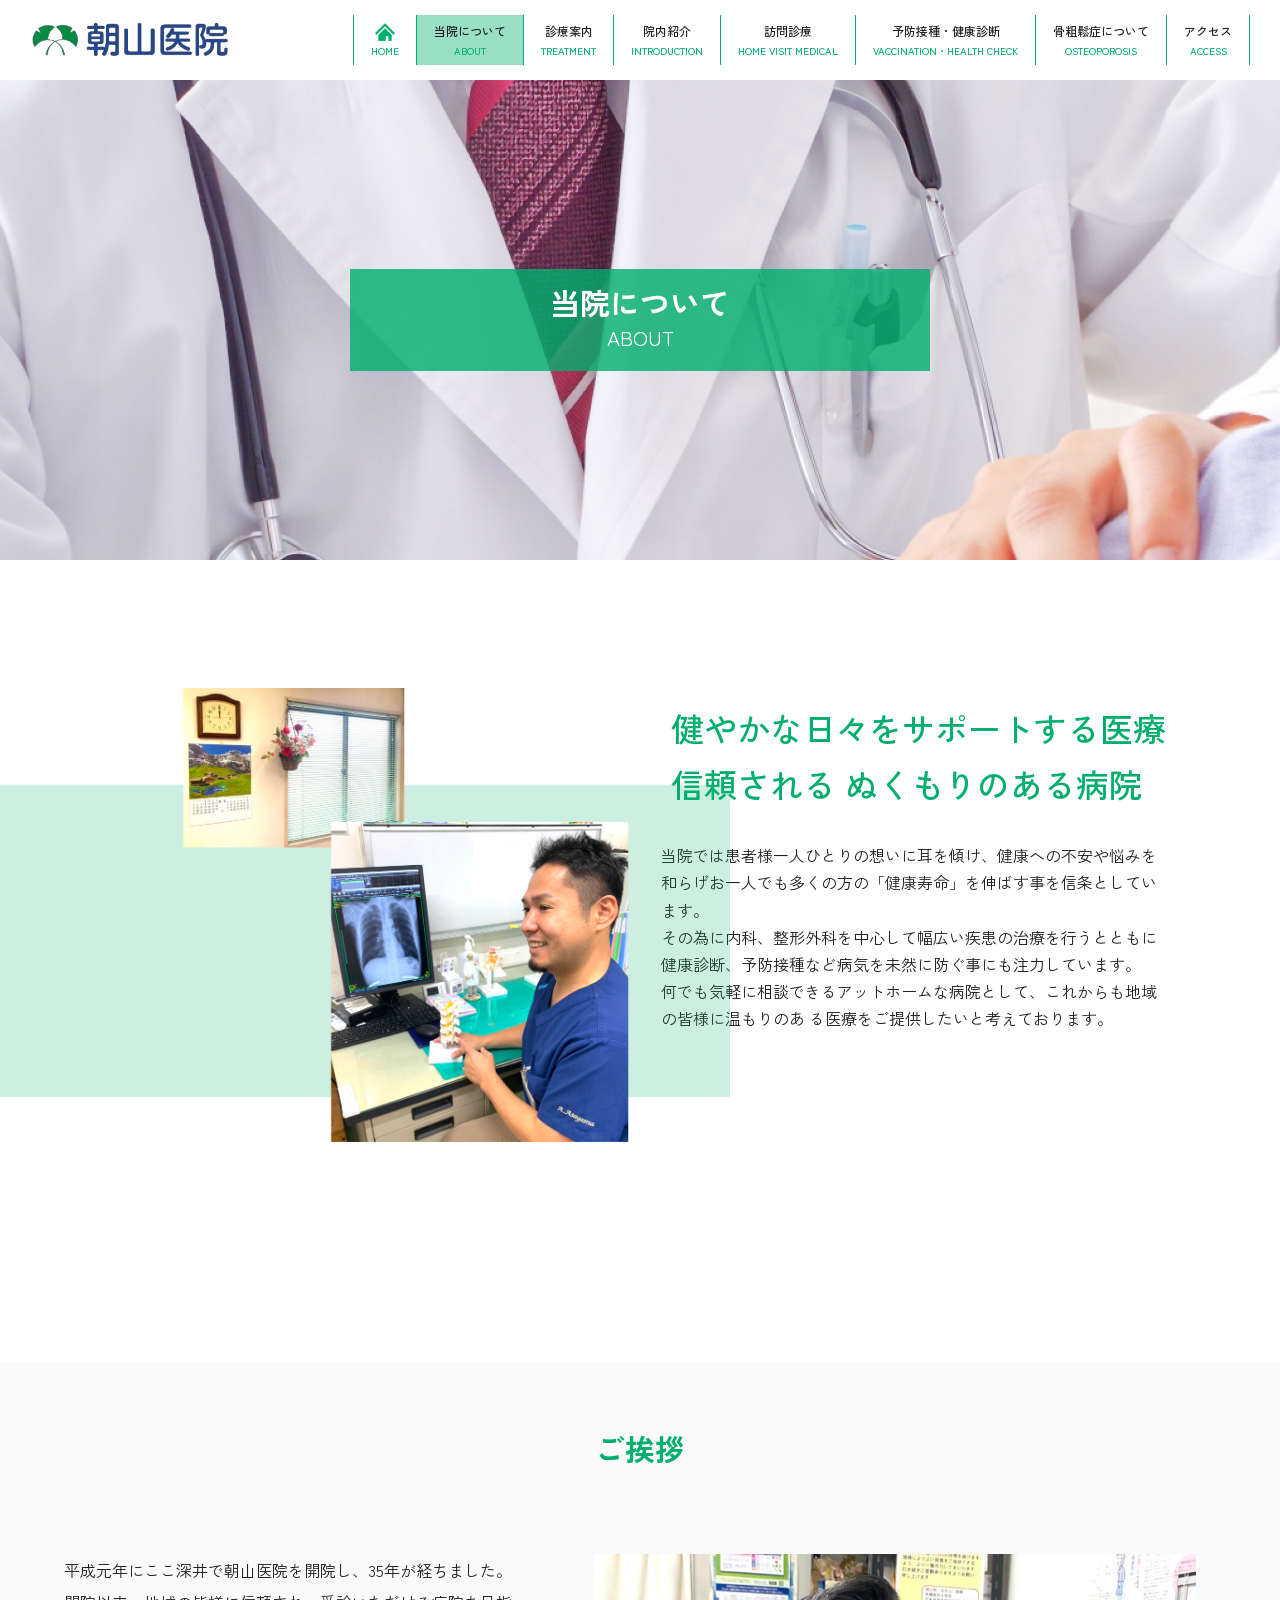
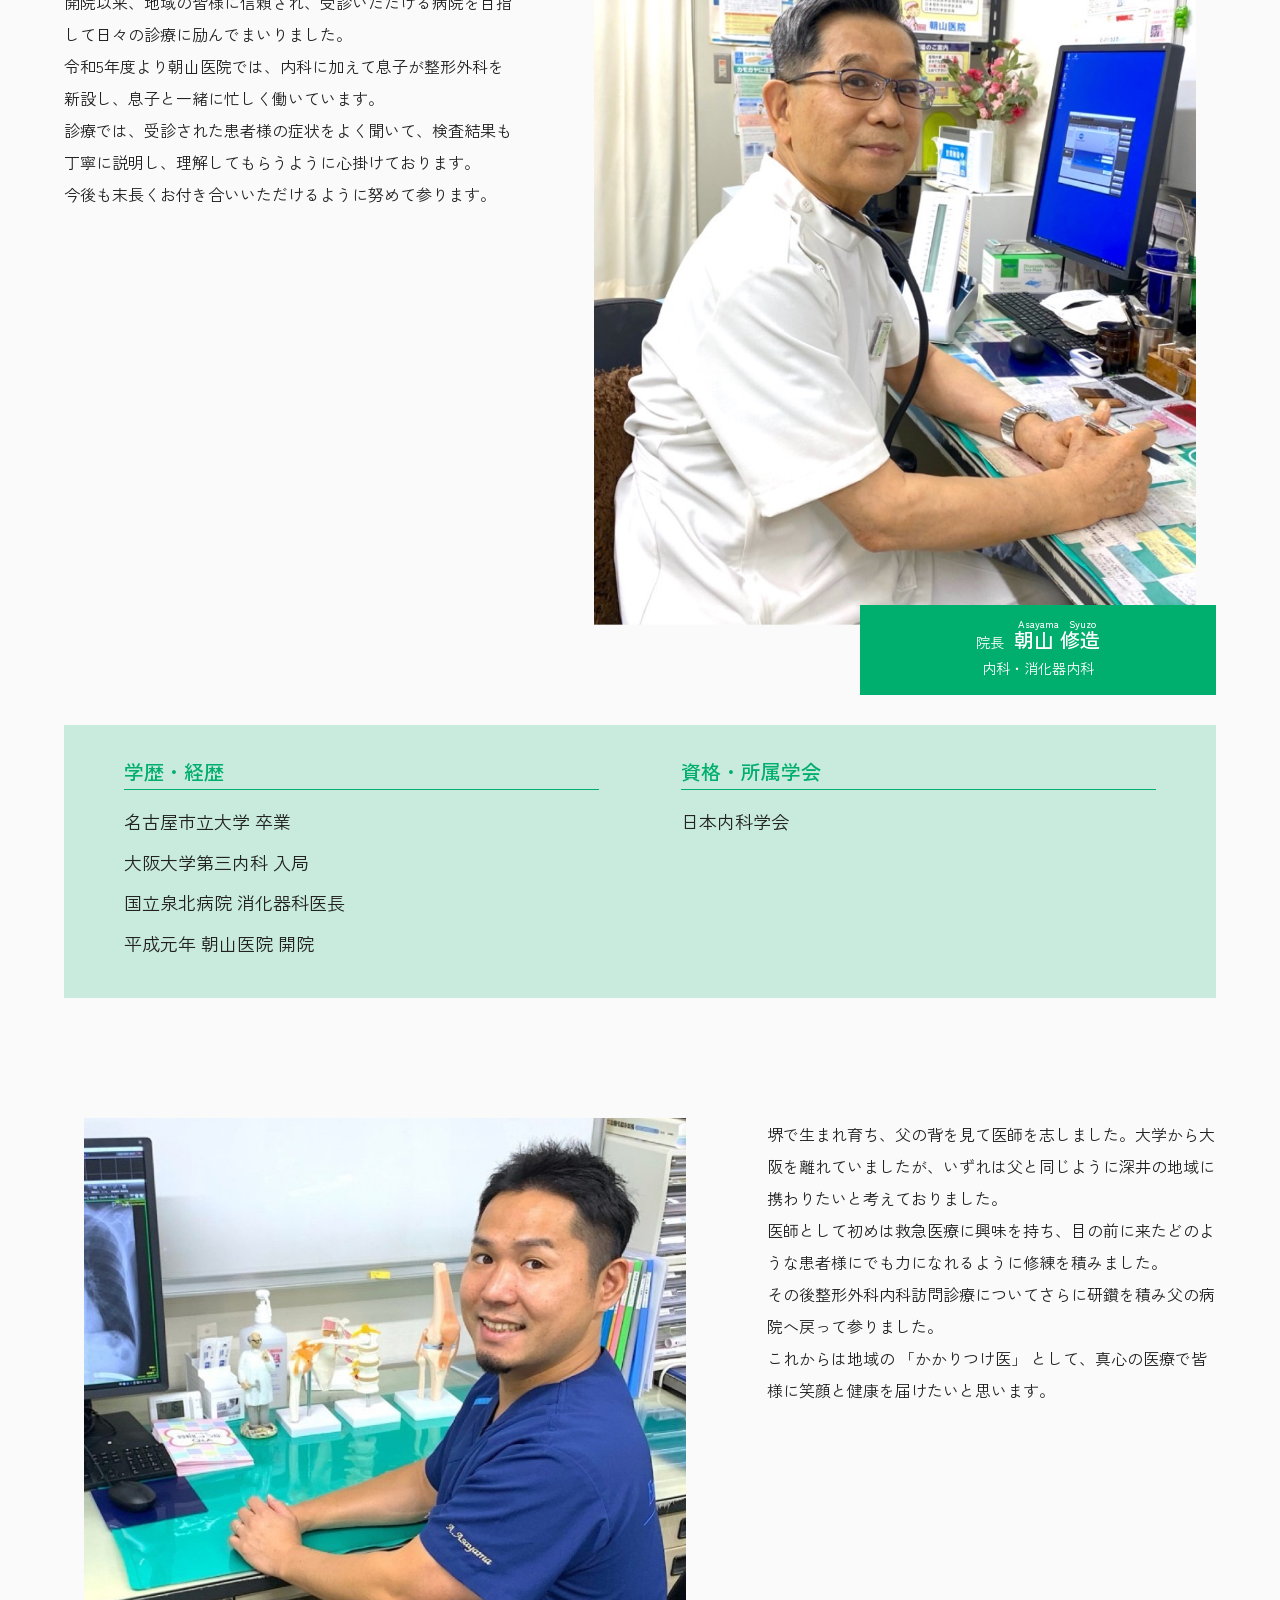
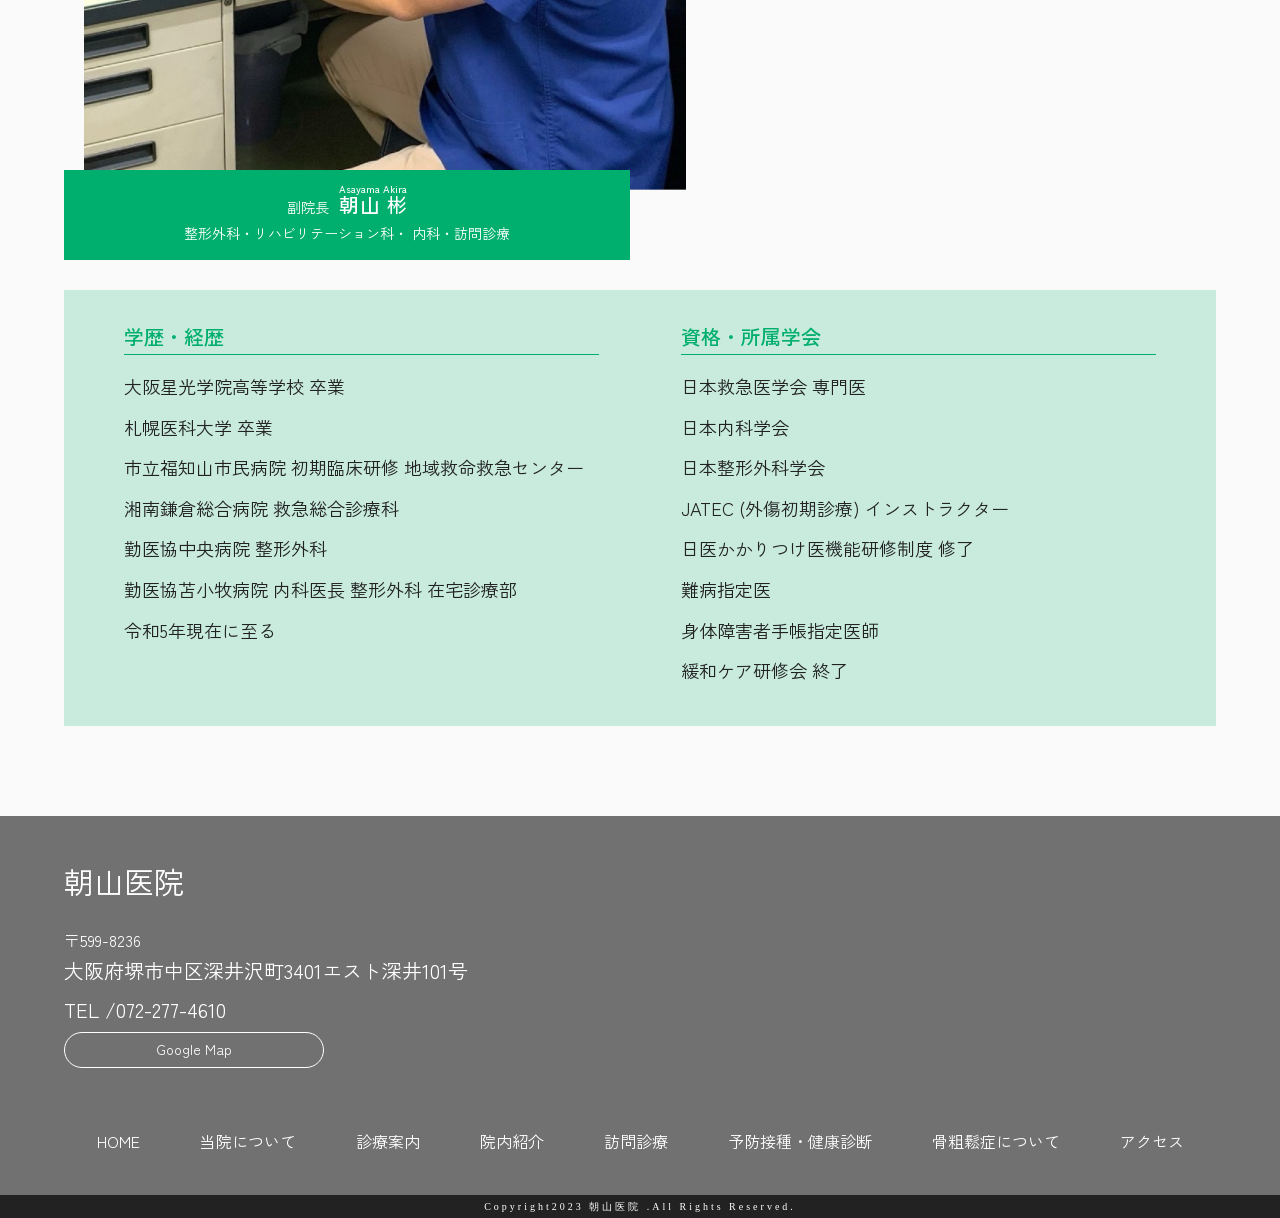
<file: about.html>
<!DOCTYPE html>
<html lang="ja">
  <head prefix="og: http://ogp.me/ns#">
    <!-- google font -->
    <link rel="preconnect" href="https://fonts.googleapis.com">
    <link rel="preconnect" href="https://fonts.gstatic.com" crossorigin>
    <link href="https://fonts.googleapis.com/css2?family=Zen+Kaku+Gothic+New:wght@300;400;500;700;900&display=swap" rel="stylesheet">

  
    <!-- css -->
    <link href="css/reset.css" rel="stylesheet">
    <link href="css/style.css" rel="stylesheet">
  
    <!--OGP-->
    <meta name="viewport" content="width=device-width,initial-scale=1.0,minimum-scale=1.0">
    <meta http-equiv="X-UA-Compatible" content="IE=Edge">
    <meta name="format-detection" content="telephone=no">
    <meta name="description" content="堺市中区深井にあります、朝山医院です。内科・消化器内科・整形外科・リハビリテーション。「痛み」に寄り添い、「想い」を汲み取った、温もりのある医療をご提供いたします。">
    <meta property="og:title" content="朝山医院">
    <meta property="og:site_name" content="堺市中区深井にあります、朝山医院です。">
    <meta property="og:type" content="website">
    <meta property="og:description" content="堺市中区深井にあります、朝山医院です。内科・消化器内科・整形外科・リハビリテーション。「痛み」に寄り添い、「想い」を汲み取った、温もりのある医療をご提供いたします。">
    <meta property="og:url" content="https://asayama-hospital.info/">
    <meta property="og:image" content="https://asayama-hospital.info/img/common/ogp.png">
    <link rel="canonical" href="https://asayama-hospital.info/">
    <meta name="twitter:card" content="summary">
    <meta name="twitter:image:src" content="https://asayama-hospital.info/img/common/ogp.png">
    <link rel="manifest" href="manifest.webmanifest">
    <link rel="icon" type="img/x-icon" href="img/common/favicon.ico" sizes="32x32">
    <link rel="icon" type="img/png" href="img/common/favicon.png">
    <link rel="icon" type="image/svg+xml" href="img/common/favicon.svg">
    <link rel="apple-touch-icon" type="image/png" href="img/common/favicon.png">
    <meta charset="UTF-8">
    <meta name="viewport" content="width=device-width, initial-scale=1.0">
    <title>当院について | 朝山医院</title>
  </head>
  
  <body>
    <div class="wrapper about">
      <header class="header" id="header">
        <div class="header__inner">
          <h1 class="logo_pc">
            <a href="index.html">
              <img src="img/common/logo.png" alt="ロゴ画像">
            </a>
          </h1>
          <div class="nav_wrap">
            <ul class="navigation">
              <li><a href="index.html" aria-label="TOPページへ移動する"><img src="img/common/home_icon.svg" alt="アイコン画像"><span>HOME</span></a></li>
              <li class="active"><a href="about.html" aria-label="当院についてへ移動する">当院について<span>ABOUT</span></a></li>
              <li><a href="treatment.html" aria-label="診療案内へ移動する">診療案内<span>TREATMENT</span></a></li>
              <li><a href="introduction.html" aria-label="院内紹介へ移動する">院内紹介<span>INTRODUCTION</span></a></li>
              <li><a href="home-visit-medical.html" aria-label="訪問診療へ移動する">訪問診療<span>HOME VISIT MEDICAL</span></a></li>
              <li><a href="vaccination.html" aria-label="予防接種・健康診断へ移動する">予防接種・健康診断<span>VACCINATION・HEALTH CHECK</span></a></li>
              <li><a href="osteoporosis.html" aria-label="骨粗鬆症についてへ移動する">骨粗鬆症について<span>OSTEOPOROSIS</span></a></li>
              <li><a href="access.html" aria-label="アクセスへ移動する">アクセス<span>ACCESS</span></a></li>
            </ul>
          </div>
          <div class="header__sp">
            <img class="sp_logo" src="img/common/logo.png" alt="ロゴ画像">
            <div class="menu-trigger">
              <span></span>
              <span></span>
              <span></span>
            </div>
          </div>
        </div>
      </header>
      <nav class="gnav">
        <div class="gnav__wrap">
          <ul class="gnav__menu">
            <li class="gnav__menu__item"><a href="index.html" aria-label="TOPページへ移動する">TOP</a></li>
            <li class="gnav__menu__item"><a href="about.html" aria-label="当院についてへ移動する">当院について</a></li>
            <li class="gnav__menu__item"><a href="treatment.html" aria-label="診療案内へ移動する">診療案内</a></li>
            <li class="gnav__menu__item"><a href="introduction.html" aria-label="院内紹介へ移動する">院内案内</a></li>
            <li class="gnav__menu__item"><a href="home-visit-medical.html" aria-label="訪問診療へ移動する">訪問診療</a></li>
            <li class="gnav__menu__item"><a href="vaccination.html" aria-label="予防接種・健康診断へ移動する">予防接種・健康診断</a></li>
            <li class="gnav__menu__item"><a href="osteoporosis.html" aria-label="骨粗鬆症についてへ移動する">骨粗鬆症について</a></li>
            <li class="gnav__menu__item"><a href="access.html" aria-label="アクセスへ移動する">アクセス</a></li>
          </ul>
          <a href="tel:0722774610" class="tel">TEL：072-277-4610</a>
        </div>
      </nav>
      <div class="sub_mv">
        <h2 class="title">当院について<span>ABOUT</span></h2>
      </div>
      <div class="about_text">
        <img src="img/about/about_01.png" alt="副院長の写真">
        <div class="inner">
          <p class="title">健やかな日々をサポートする医療<br>
            信頼される ぬくもりのある病院</p>
          <p class="text">当院では患者様一人ひとりの想いに耳を傾け、健康への不安や悩みを和らげお一人でも多くの方の「健康寿命」を伸ばす事を信条としています。<br>
            その為に内科、整形外科を中心して幅広い疾患の治療を行うとともに健康診断、予防接種など病気を未然に防ぐ事にも注力しています。<br>
            何でも気軽に相談できるアットホームな病院として、これからも地域の皆様に温もりのあ る医療をご提供したいと考えております。</p>
        </div>
      </div>
      <div class="greeting">
        <p class="title">ご挨拶</p>
        <div class="contents contents01">
          <div>
            <p class="text_wrap">
              平成元年にここ深井で朝山医院を開院し、35年が経ちました。<br>
              開院以来、地域の皆様に信頼され、受診いただける病院を目指して日々の診療に励んでまいりました。<br>
              令和5年度より朝山医院では、内科に加えて息子が整形外科を新設し、息子と一緒に忙しく働いています。<br>
              診療では、受診された患者様の症状をよく聞いて、検査結果も丁寧に説明し、理解してもらうように心掛けております。<br>
              今後も末長くお付き合いいただけるように努めて参ります。
            </p>
            <div class="img_wrap">
              <img src="img/about/about_02.png" alt="朝山 修造">
              <div class="name_wrap">
                <p>院長</p>
                <ruby>
                  朝山 修造
                  <rt>Asayama Syuzo</rt>
                </ruby>
                <p>内科・消化器内科</p>
              </div>
            </div>
          </div>
          <div class="career">
            <div>
              <dl>
                <dt>学歴・経歴</dt>
                <dd>名古屋市立大学 卒業</dd>
                <dd>大阪大学第三内科 入局</dd>
                <dd>国立泉北病院 消化器科医長</dd>
                <dd>平成元年 朝山医院 開院</dd>
              </dl>
            </div>
            <div>
              <dl>
                <dt>資格・所属学会</dt>
                <dd>日本内科学会</dd>
              </dl>
            </div>
          </div>
          
        </div>
        <div class="contents contents02">
          <div>
            <p class="text_wrap">
              堺で生まれ育ち、父の背を見て医師を志しました。大学から大阪を離れていましたが、いずれは父と同じように深井の地域に携わりたいと考えておりました。<br>
              医師として初めは救急医療に興味を持ち、目の前に来たどのような患者様にでも力になれるように修練を積みました。<br>
              その後整形外科内科訪問診療についてさらに研鑽を積み父の病院へ戻って参りました。<br>
              これからは地域の 「かかりつけ医」 として、真心の医療で皆様に笑顔と健康を届けたいと思います。
            </p>
            <div class="img_wrap">
              <img src="img/about/about_03.png" alt="朝山 彬">
              <div class="name_wrap">
                <p>副院長</p>
                <ruby>
                  朝山 彬
                  <rt>Asayama Akira</rt>
                </ruby>
                <p>整形外科・リハビリテーション科・ <br class="br_sp">内科・訪問診療</p>
              </div>
            </div>
          </div>
          <div class="career">
            <div>
              <dl>
                <dt>学歴・経歴</dt>
                <dd>大阪星光学院高等学校 卒業</dd>
                <dd>札幌医科大学 卒業</dd>
                <dd>市立福知山市民病院 初期臨床研修 地域救命救急センター</dd>
                <dd>湘南鎌倉総合病院 救急総合診療科</dd>
                <dd>勤医協中央病院 整形外科</dd>
                <dd>勤医協苫小牧病院 内科医長 整形外科 在宅診療部</dd>
                <dd>令和5年現在に至る</dd>
              </dl>
            </div>
            <div>
              <dl>
                <dt>資格・所属学会</dt>
                <dd>日本救急医学会 専門医</dd>
                <dd>日本内科学会</dd>
                <dd>日本整形外科学会</dd>
                <dd>JATEC (外傷初期診療) インストラクター</dd>
                <dd>日医かかりつけ医機能研修制度 修了</dd>
                <dd>難病指定医</dd>
                <dd>身体障害者手帳指定医師</dd>
                <dd>緩和ケア研修会 終了</dd>
              </dl>
            </div>
          </div>
          
        </div>
      </div>
    </div>
    <footer>
      <div class="footer_inner">
        <div class="address">
          <p>朝山医院</p>
          <p><span>〒599-8236</span><br class="br_sp">大阪府堺市中区深井沢町3401<br class="br_sp">エスト深井101号</p>
          <p><span>TEL /</span>072-277-4610</p>
          <a href="https://maps.app.goo.gl/jqEATra2WUSZ3GXs8" target="_blank">Google Map</a>
        </div>
        <ul class="link">
          <li><a href="index.html">HOME</a></li>
          <li><a href="about.html">当院について</a></li>
          <li><a href="treatment.html">診療案内</a></li>
          <li><a href="introduction.html">院内紹介</a></li>
          <li><a href="home-visit-medical.html">訪問診療</a></li>
          <li><a href="vaccination.html">予防接種・健康診断</a></li>
          <li><a href="osteoporosis.html">骨粗鬆症について</a></li>
          <li><a href="access.html">アクセス</a></li>
        </ul>
      </div>
      <small>Copyright2023 朝山医院 .All Rights Reserved.</small>
    </footer>
    <script src="https://code.jquery.com/jquery-3.4.1.min.js"
      integrity="sha256-CSXorXvZcTkaix6Yvo6HppcZGetbYMGWSFlBw8HfCJo=" crossorigin="anonymous"></script>
    <script src="js/common.js"></script>
  </body>
</html>
</file>
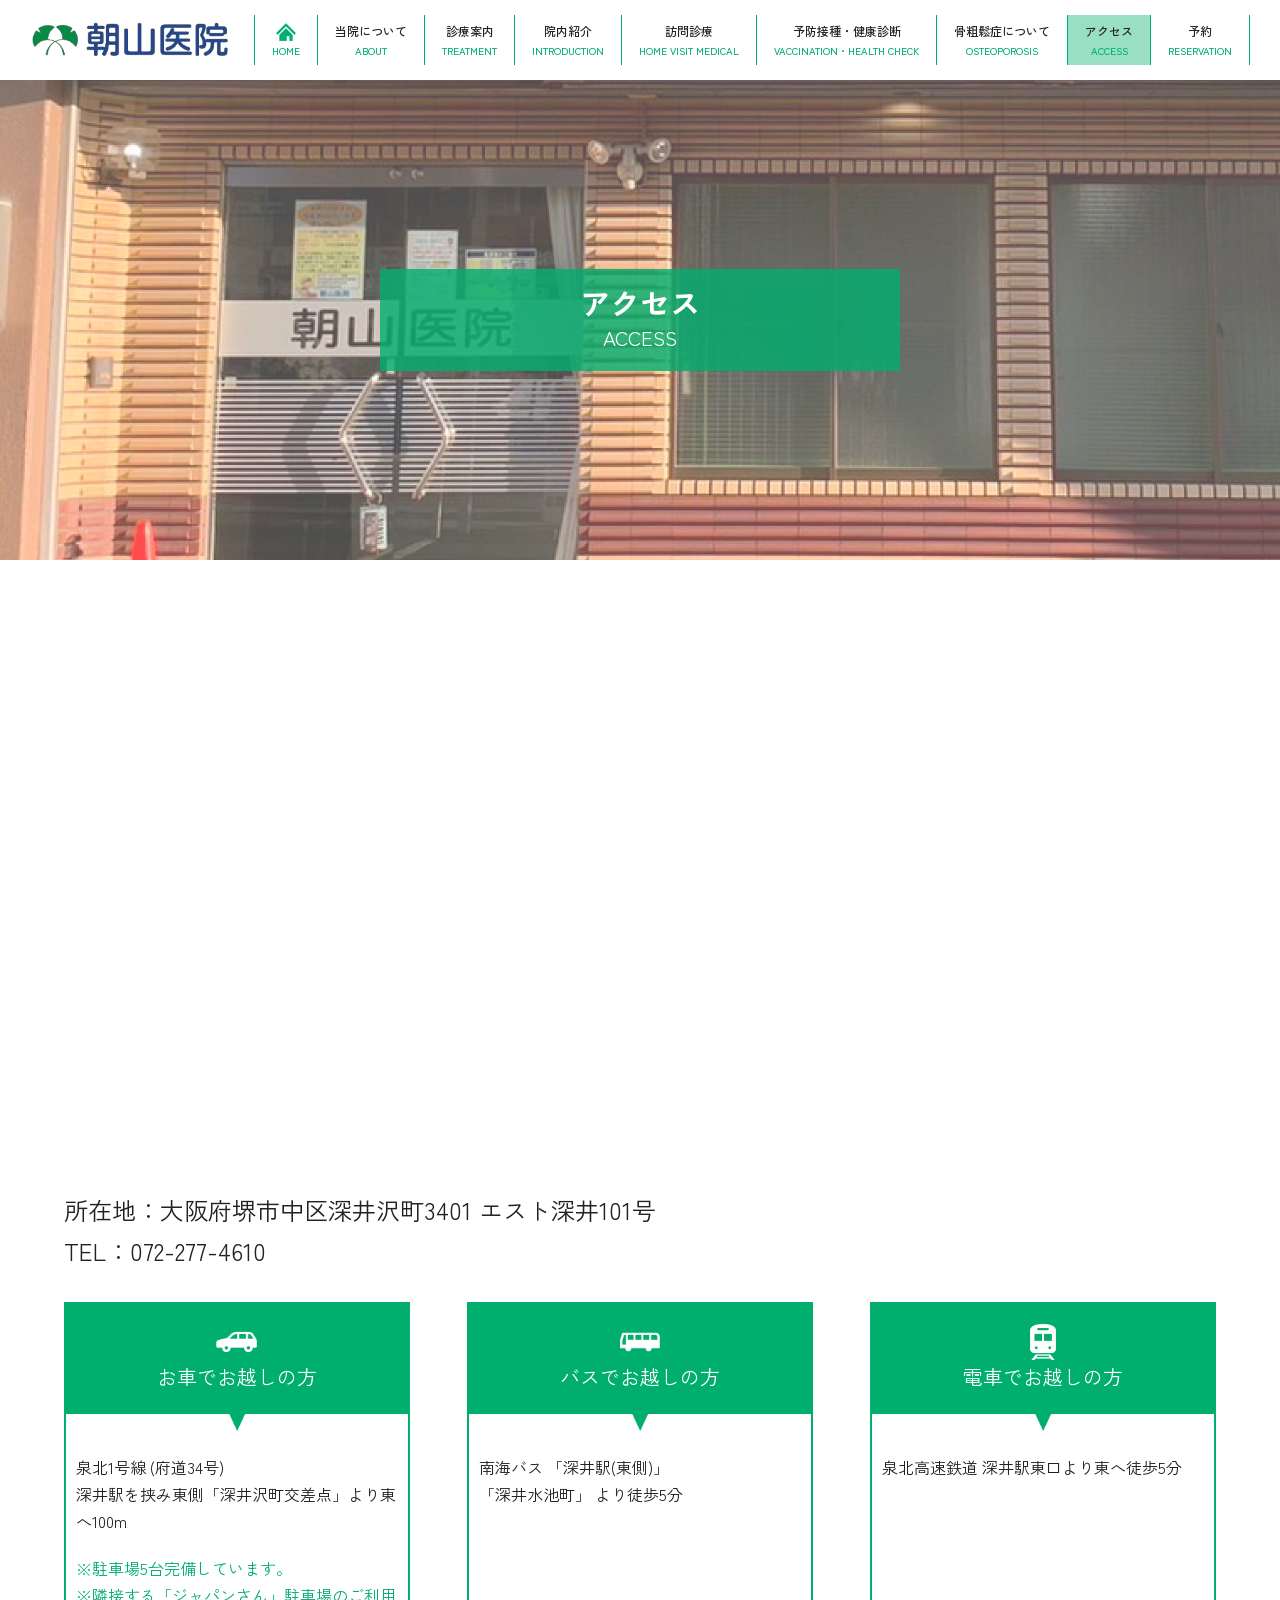
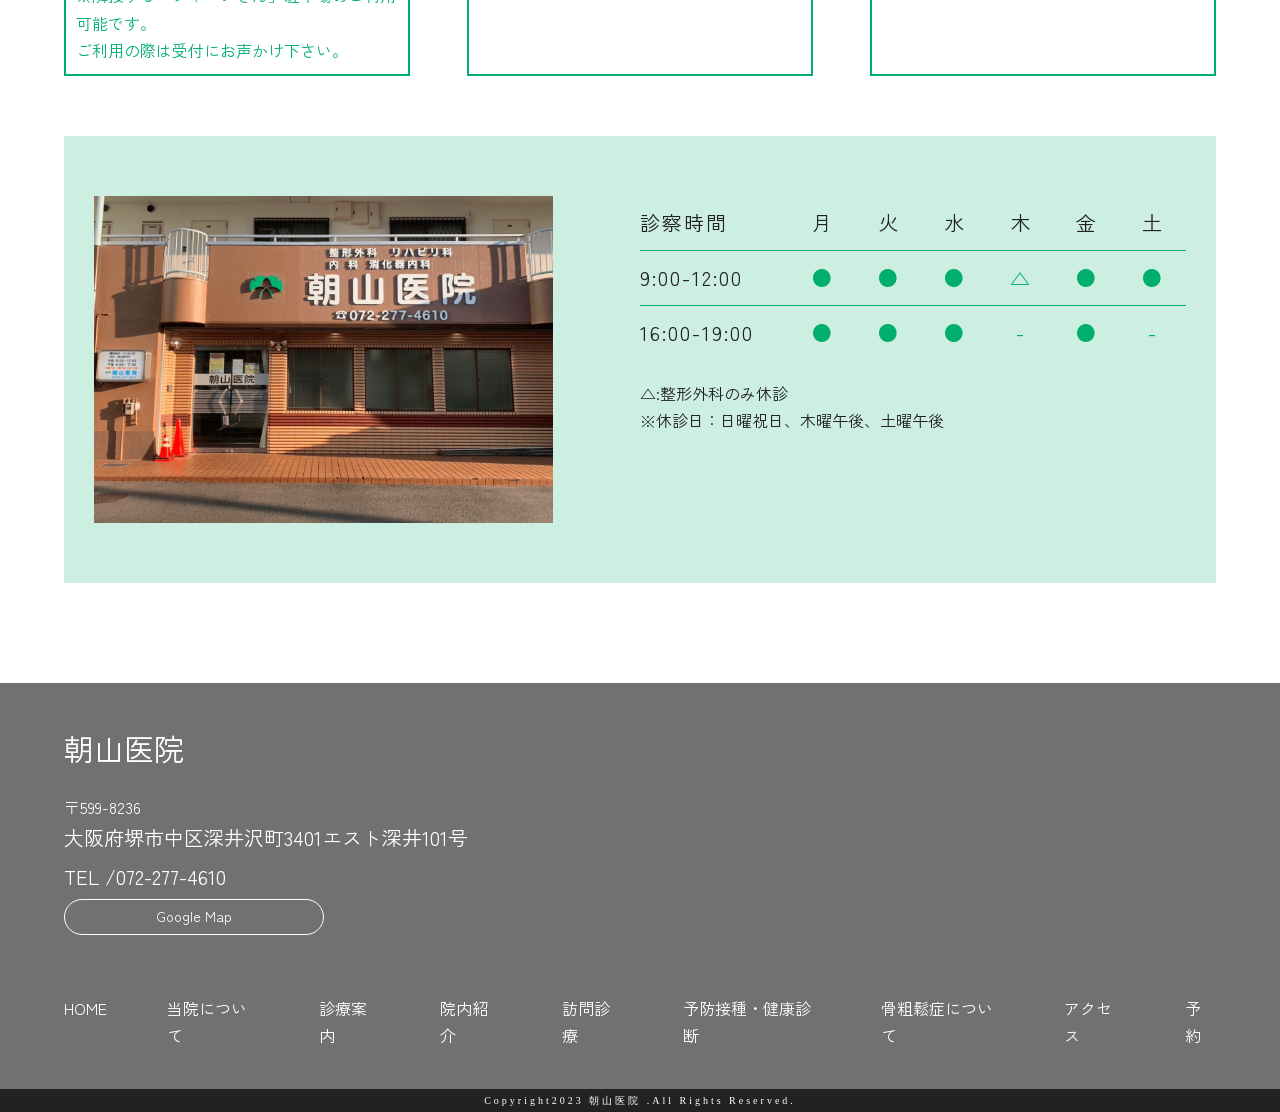
<file: access.html>
<!DOCTYPE html>
<html lang="ja">
  <head prefix="og: http://ogp.me/ns#">
    <!-- google font -->
    <link rel="preconnect" href="https://fonts.googleapis.com">
    <link rel="preconnect" href="https://fonts.gstatic.com" crossorigin>
    <link href="https://fonts.googleapis.com/css2?family=Zen+Kaku+Gothic+New:wght@300;400;500;700;900&display=swap" rel="stylesheet">

  
    <!-- css -->
    <link href="css/reset.css" rel="stylesheet">
    <link href="css/style.css" rel="stylesheet">
  
    <!--OGP-->
    <meta name="viewport" content="width=device-width,initial-scale=1.0,minimum-scale=1.0">
    <meta http-equiv="X-UA-Compatible" content="IE=Edge">
    <meta name="format-detection" content="telephone=no">
    <meta name="description" content="堺市中区深井にあります、朝山医院です。内科・消化器内科・整形外科・リハビリテーション。「痛み」に寄り添い、「想い」を汲み取った、温もりのある医療をご提供いたします。">
    <meta property="og:title" content="朝山医院">
    <meta property="og:site_name" content="堺市中区深井にあります、朝山医院です。">
    <meta property="og:type" content="website">
    <meta property="og:description" content="堺市中区深井にあります、朝山医院です。内科・消化器内科・整形外科・リハビリテーション。「痛み」に寄り添い、「想い」を汲み取った、温もりのある医療をご提供いたします。">
    <meta property="og:url" content="https://asayama-hospital.info/">
    <meta property="og:image" content="https://asayama-hospital.info/img/common/ogp.png">
    <link rel="canonical" href="https://asayama-hospital.info/">
    <meta name="twitter:card" content="summary">
    <meta name="twitter:image:src" content="https://asayama-hospital.info/img/common/ogp.png">
    <link rel="manifest" href="manifest.webmanifest">
    <link rel="icon" type="img/x-icon" href="img/common/favicon.ico" sizes="32x32">
    <link rel="icon" type="img/png" href="img/common/favicon.png">
    <link rel="icon" type="image/svg+xml" href="img/common/favicon.svg">
    <link rel="apple-touch-icon" type="image/png" href="img/common/favicon.png">
    <meta charset="UTF-8">
    <meta name="viewport" content="width=device-width, initial-scale=1.0">
    <title>アクセス | 朝山医院</title>
  </head>
  
  <body>
    <div class="wrapper access">
      <header class="header" id="header">
        <div class="header__inner">
          <h1 class="logo_pc">
            <a href="index.html">
              <img src="img/common/logo.png" alt="ロゴ画像">
            </a>
          </h1>
          <div class="nav_wrap">
            <ul class="navigation">
              <li><a href="index.html" aria-label="TOPページへ移動する"><img src="img/common/home_icon.svg" alt="アイコン画像"><span>HOME</span></a></li>
              <li><a href="about.html" aria-label="当院についてへ移動する">当院について<span>ABOUT</span></a></li>
              <li><a href="treatment.html" aria-label="診療案内へ移動する">診療案内<span>TREATMENT</span></a></li>
              <li><a href="introduction.html" aria-label="院内紹介へ移動する">院内紹介<span>INTRODUCTION</span></a></li>
              <li><a href="home-visit-medical.html" aria-label="訪問診療へ移動する">訪問診療<span>HOME VISIT MEDICAL</span></a></li>
              <li><a href="vaccination.html" aria-label="予防接種・健康診断へ移動する">予防接種・健康診断<span>VACCINATION・HEALTH CHECK</span></a></li>
              <li><a href="osteoporosis.html" aria-label="骨粗鬆症についてへ移動する">骨粗鬆症について<span>OSTEOPOROSIS</span></a></li>
              <li class="active"><a href="access.html" aria-label="アクセスへ移動する">アクセス<span>ACCESS</span></a></li>
              <li><a href="reservation.html" aria-label="予約へ移動する">予約<span>RESERVATION</span></a></li>
            </ul>
          </div>
          <div class="header__sp">
            <img class="sp_logo" src="img/common/logo.png" alt="ロゴ画像">
            <div class="menu-trigger">
              <span></span>
              <span></span>
              <span></span>
            </div>
          </div>
        </div>
      </header>
      <nav class="gnav">
        <div class="gnav__wrap">
          <ul class="gnav__menu">
            <li class="gnav__menu__item"><a href="index.html" aria-label="TOPページへ移動する">TOP</a></li>
            <li class="gnav__menu__item"><a href="about.html" aria-label="当院についてへ移動する">当院について</a></li>
            <li class="gnav__menu__item"><a href="treatment.html" aria-label="診療案内へ移動する">診療案内</a></li>
            <li class="gnav__menu__item"><a href="introduction.html" aria-label="院内紹介へ移動する">院内案内</a></li>
            <li class="gnav__menu__item"><a href="home-visit-medical.html" aria-label="訪問診療へ移動する">訪問診療</a></li>
            <li class="gnav__menu__item"><a href="vaccination.html" aria-label="予防接種・健康診断へ移動する">予防接種・健康診断</a></li>
            <li class="gnav__menu__item"><a href="osteoporosis.html" aria-label="骨粗鬆症についてへ移動する">骨粗鬆症について</a></li>
            <li class="gnav__menu__item"><a href="access.html" aria-label="アクセスへ移動する">アクセス</a></li>
            <li class="gnav__menu__item"><a href="reservation.html" aria-label="予約移動する">予約</a></li>
          </ul>
          <a href="tel:0722774610" class="tel">TEL：072-277-4610</a>
        </div>
      </nav>
      <div class="sub_mv">
        <h2 class="title">アクセス<span>ACCESS</span></h2>
      </div>
      <div class="access_map">
        <iframe title="朝山医院 大阪府堺市中区深井沢町3401" src="https://www.google.com/maps/embed?pb=!1m18!1m12!1m3!1d3286.9320536774026!2d135.49848807600918!3d34.52994939235506!2m3!1f0!2f0!3f0!3m2!1i1024!2i768!4f13.1!3m3!1m2!1s0x6000da44251085a9%3A0x7352f0bfa889ae25!2z5pyd5bGx5Yy76Zmi!5e0!3m2!1sja!2sjp!4v1697887022338!5m2!1sja!2sjp" width="100%" height="450" style="border:0;" allowfullscreen="" loading="lazy" referrerpolicy="no-referrer-when-downgrade"></iframe>
        <p>
          所在地：大阪府堺市中区深井沢町3401 エスト深井101号<br>
          TEL：072-277-4610
        </p>
      </div>
      <div class="items">
        <div class="item">
          <div class="icon_wrap">
            <img src="img/access/access_icon1.png" alt="車のアイコン">
            <p>お車でお越しの方</p>
          </div>
          <p>泉北1号線 (府道34号)<br>
            深井駅を挟み東側「深井沢町交差点」より東へ100m</p>
          <span>※駐車場5台完備しています。<br>
            ※隣接する「ジャパンさん」駐車場のご利用可能です。<br>
            ご利用の際は受付にお声かけ下さい。</span>
        </div>
        <div class="item">
          <div class="icon_wrap">
            <img src="img/access/access_icon2.png" alt="バスのアイコン">
            <p>バスでお越しの方</p>
          </div>
          <p>南海バス 「深井駅(東側)」 <br>
            「深井水池町」 より徒歩5分</p>
        </div>
        <div class="item">
          <div class="icon_wrap">
            <img src="img/access/access_icon3.png" alt="電車のアイコン">
            <p>電車でお越しの方</p>
          </div>
          <p>泉北高速鉄道 深井駅東口より東へ徒歩5分</p>
        </div>
      </div>
      <div class="access_time_list">
        <img src="img/top/access_img.png" alt="外観写真">
        <div>
          <table class="time_list">
            <tbody>
              <tr>
              <th>診察時間</th>
              <td>月</td>
              <td>火</td>
              <td>水</td>
              <td>木</td>
              <td>金</td>
              <td>土</td>
            </tr>
            <tr>
              <th>9:00-12:00</th>
              <td>●</td>
              <td>●</td>
              <td>●</td>
              <td>△</td>
              <td>●</td>
              <td>●</td>
            </tr>
            <tr>
              <th>16:00-19:00</th>
              <td>●</td>
              <td>●</td>
              <td>●</td>
              <td>-</td>
              <td>●</td>
              <td>-</td>
            </tr>
          </tbody>
          </table>
          <p class="note">△:整形外科のみ休診<br>※休診日：日曜祝日、木曜午後、土曜午後</p>
        </div>
      </div>
    </div>
    <footer>
      <div class="footer_inner">
        <div class="address">
          <p>朝山医院</p>
          <p><span>〒599-8236</span><br class="br_sp">大阪府堺市中区深井沢町3401<br class="br_sp">エスト深井101号</p>
          <p><span>TEL /</span>072-277-4610</p>
          <a href="https://maps.app.goo.gl/jqEATra2WUSZ3GXs8" target="_blank">Google Map</a>
        </div>
        <ul class="link">
          <li><a href="index.html" aria-label="トップページへ移動する">HOME</a></li>
          <li><a href="about.html" aria-label="当院についてへ移動する">当院について</a></li>
          <li><a href="treatment.html" aria-label="診療案内へ移動する">診療案内</a></li>
          <li><a href="introduction.html" aria-label="院内紹介へ移動する">院内紹介</a></li>
          <li><a href="home-visit-medical.html" aria-label="訪問診療へ移動する">訪問診療</a></li>
          <li><a href="vaccination.html" aria-label="予防接種・健康診断へ移動する">予防接種・健康診断</a></li>
          <li><a href="osteoporosis.html" aria-label="骨粗鬆症についてへ移動する">骨粗鬆症について</a></li>
          <li><a href="access.html" aria-label="アクセスへ移動する">アクセス</a></li>
          <li><a href="reservation.html" aria-label="予約へ移動する">予約</a></li>
        </ul>
      </div>
      <small>Copyright2023 朝山医院 .All Rights Reserved.</small>
    </footer>
    <script src="https://code.jquery.com/jquery-3.4.1.min.js"
      integrity="sha256-CSXorXvZcTkaix6Yvo6HppcZGetbYMGWSFlBw8HfCJo=" crossorigin="anonymous"></script>
    <script src="js/common.js"></script>
  </body>
</html>
</file>
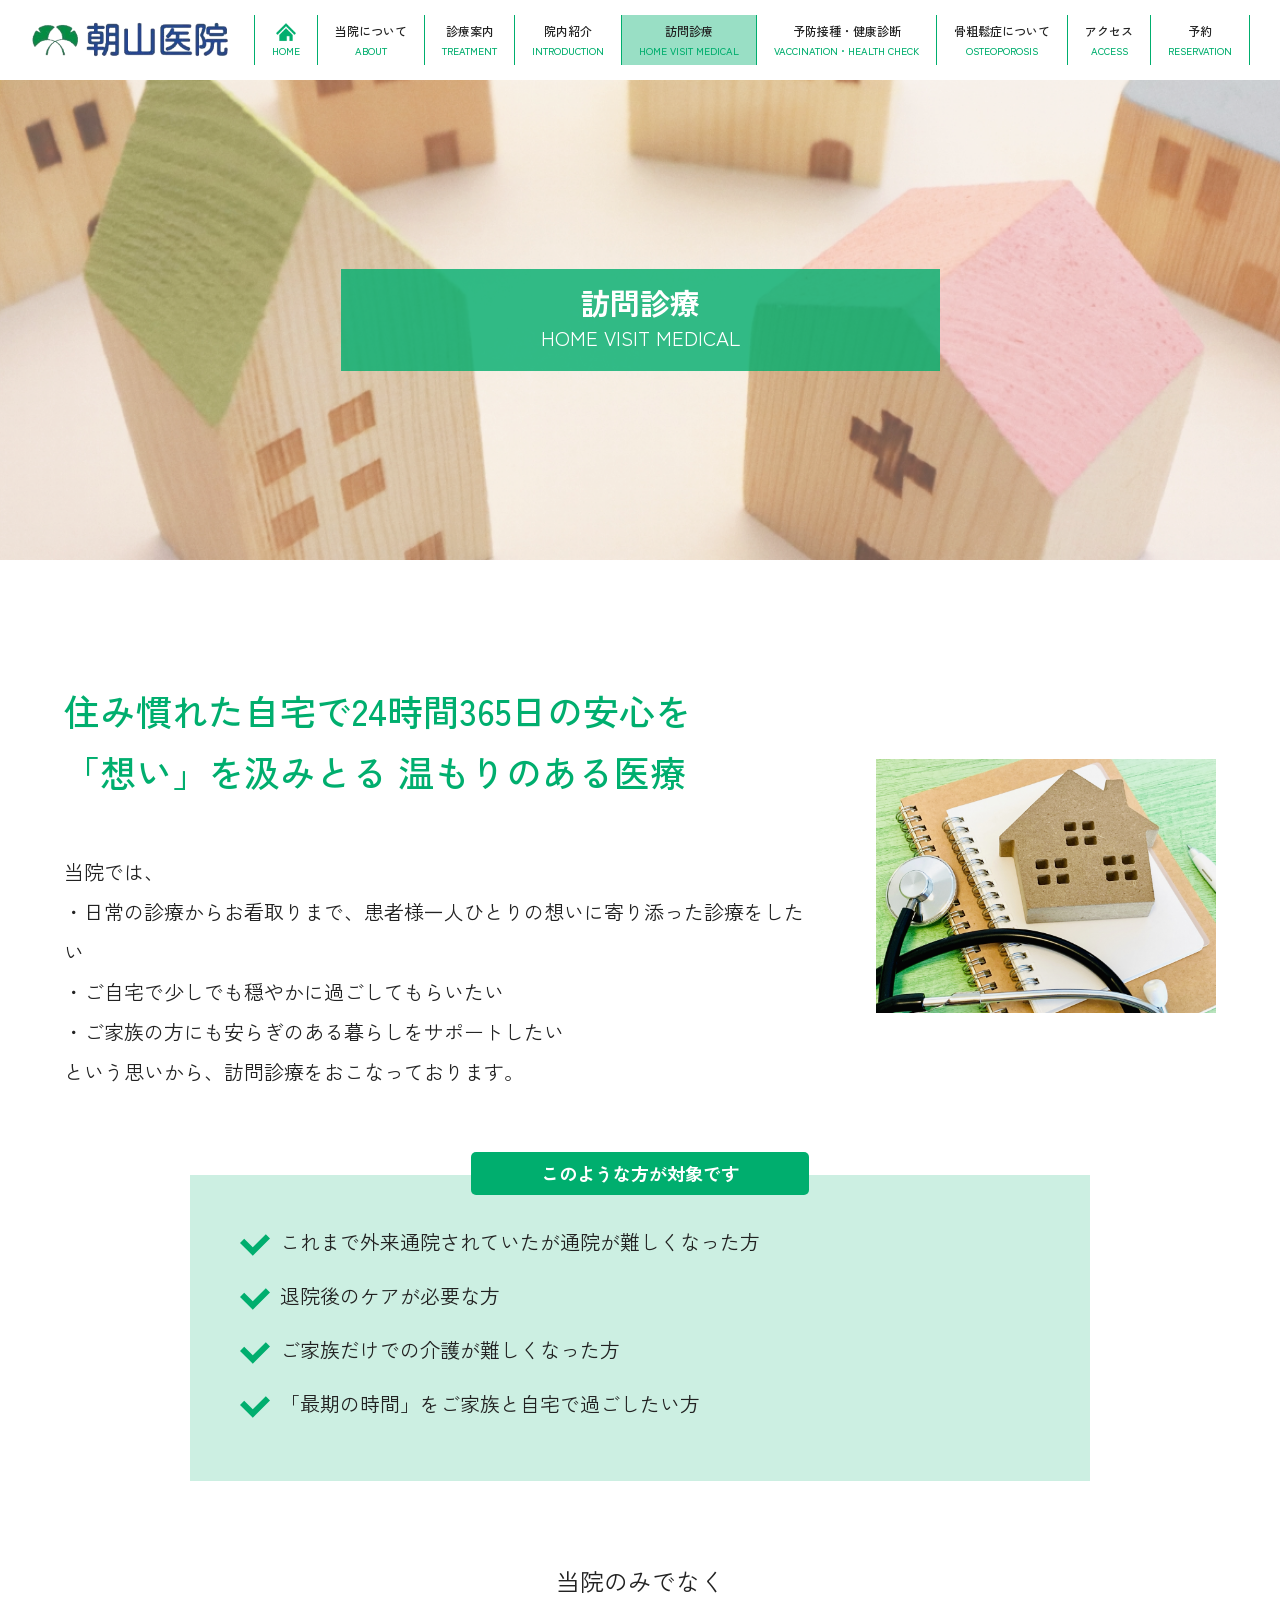
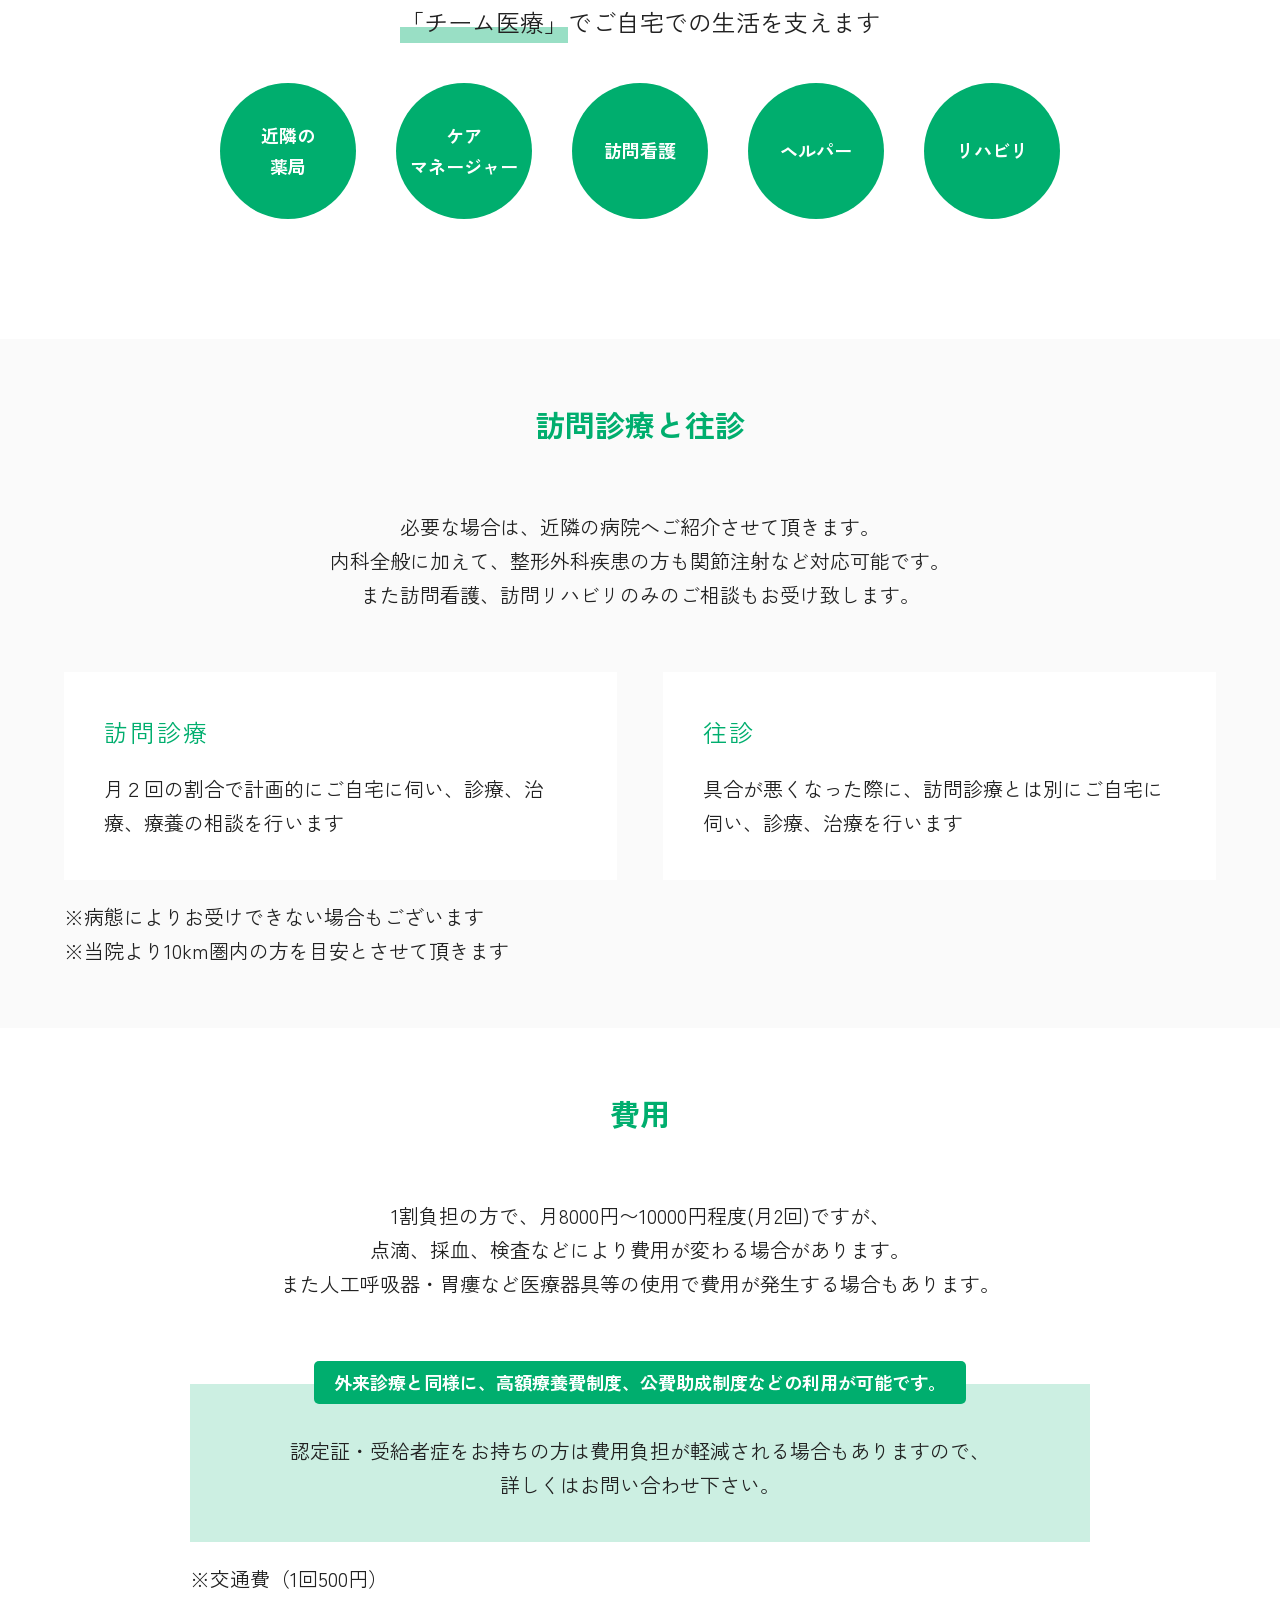
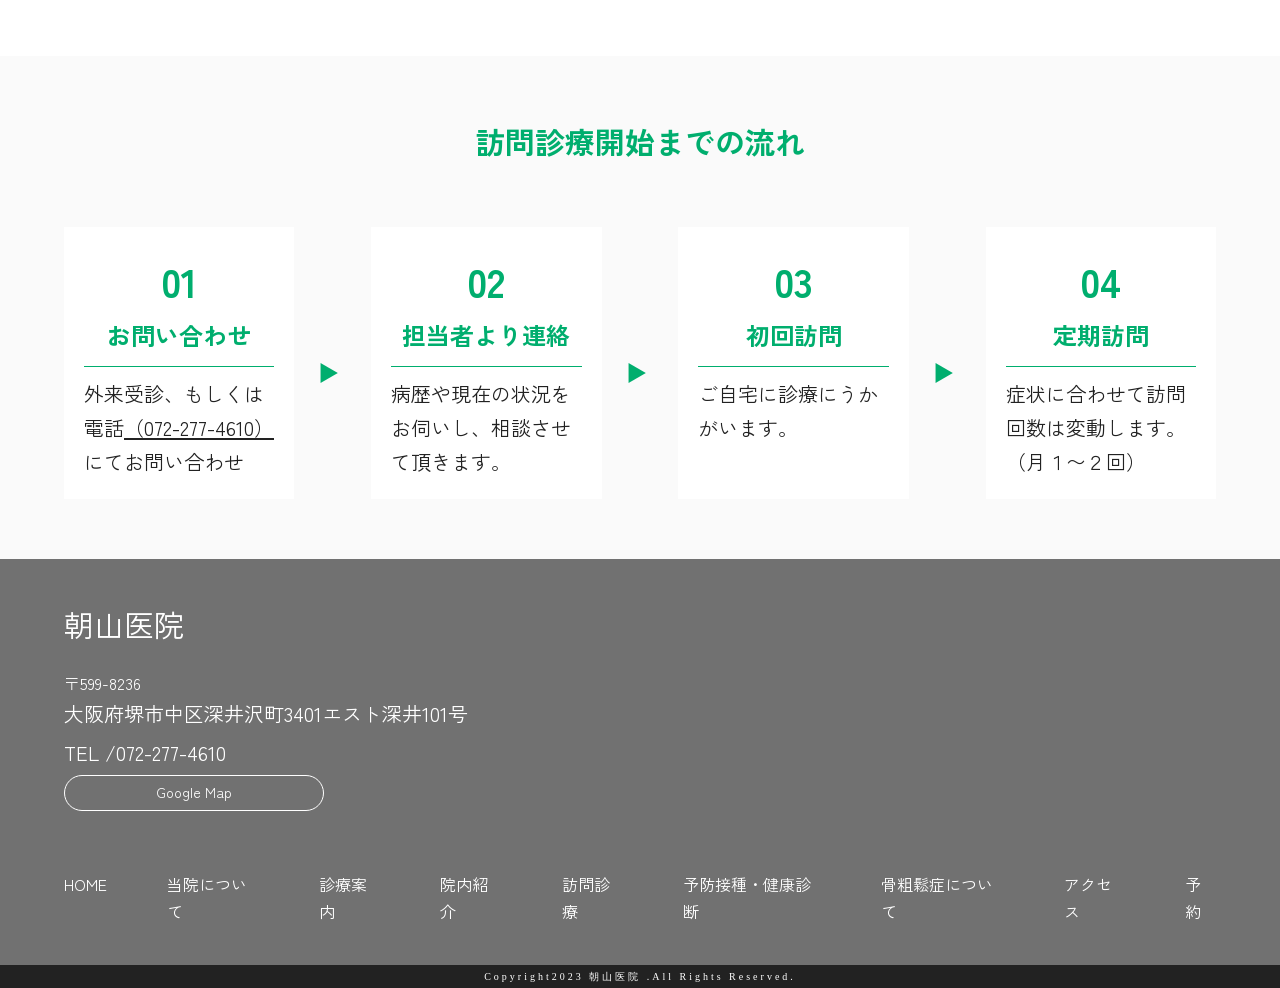
<file: home-visit-medical.html>
<!DOCTYPE html>
<html lang="ja">
  <head prefix="og: http://ogp.me/ns#">
    <!-- google font -->
    <link rel="preconnect" href="https://fonts.googleapis.com">
    <link rel="preconnect" href="https://fonts.gstatic.com" crossorigin>
    <link href="https://fonts.googleapis.com/css2?family=Zen+Kaku+Gothic+New:wght@300;400;500;700;900&display=swap" rel="stylesheet">
  
    <!-- css -->
    <link href="css/reset.css" rel="stylesheet">
    <link href="css/style.css" rel="stylesheet">
  
    <!--OGP-->
    <meta name="viewport" content="width=device-width,initial-scale=1.0,minimum-scale=1.0">
    <meta http-equiv="X-UA-Compatible" content="IE=Edge">
    <meta name="format-detection" content="telephone=no">
    <meta name="description" content="堺市中区深井にあります、朝山医院です。内科・消化器内科・整形外科・リハビリテーション。「痛み」に寄り添い、「想い」を汲み取った、温もりのある医療をご提供いたします。">
    <meta property="og:title" content="朝山医院">
    <meta property="og:site_name" content="堺市中区深井にあります、朝山医院です。">
    <meta property="og:type" content="website">
    <meta property="og:description" content="堺市中区深井にあります、朝山医院です。内科・消化器内科・整形外科・リハビリテーション。「痛み」に寄り添い、「想い」を汲み取った、温もりのある医療をご提供いたします。">
    <meta property="og:url" content="https://asayama-hospital.info/">
    <meta property="og:image" content="https://asayama-hospital.info/img/common/ogp.png">
    <link rel="canonical" href="https://asayama-hospital.info/">
    <meta name="twitter:card" content="summary">
    <meta name="twitter:image:src" content="https://asayama-hospital.info/img/common/ogp.png">
    <link rel="manifest" href="manifest.webmanifest">
    <link rel="icon" type="img/x-icon" href="img/common/favicon.ico" sizes="32x32">
    <link rel="icon" type="img/png" href="img/common/favicon.png">
    <link rel="icon" type="image/svg+xml" href="img/common/favicon.svg">
    <link rel="apple-touch-icon" type="image/png" href="img/common/favicon.png">
    <meta charset="UTF-8">
    <meta name="viewport" content="width=device-width, initial-scale=1.0">
    <title>訪問診療 | 朝山医院</title>
  </head>
  
  <body>
    <div class="wrapper home-visit-medical">
      <header class="header" id="header">
        <div class="header__inner">
          <h1 class="logo_pc">
            <a href="index.html">
              <img src="img/common/logo.png" alt="ロゴ画像">
            </a>
          </h1>
          <div class="nav_wrap">
            <ul class="navigation">
              <li><a href="index.html" aria-label="TOPページへ移動する"><img src="img/common/home_icon.svg" alt="アイコン画像"><span>HOME</span></a></li>
              <li><a href="about.html" aria-label="当院についてへ移動する">当院について<span>ABOUT</span></a></li>
              <li><a href="treatment.html" aria-label="診療案内へ移動する">診療案内<span>TREATMENT</span></a></li>
              <li><a href="introduction.html" aria-label="院内紹介へ移動する">院内紹介<span>INTRODUCTION</span></a></li>
              <li class="active"><a href="home-visit-medical.html" aria-label="訪問診療へ移動する">訪問診療<span>HOME VISIT MEDICAL</span></a></li>
              <li><a href="vaccination.html" aria-label="予防接種・健康診断へ移動する">予防接種・健康診断<span>VACCINATION・HEALTH CHECK</span></a></li>
              <li><a href="osteoporosis.html" aria-label="骨粗鬆症についてへ移動する">骨粗鬆症について<span>OSTEOPOROSIS</span></a></li>
              <li><a href="access.html" aria-label="アクセスへ移動する">アクセス<span>ACCESS</span></a></li>
              <li><a href="reservation.html" aria-label="予約へ移動する">予約<span>RESERVATION</span></a></li>
            </ul>
          </div>
          <div class="header__sp">
            <img class="sp_logo" src="img/common/logo.png" alt="ロゴ画像">
            <div class="menu-trigger">
              <span></span>
              <span></span>
              <span></span>
            </div>
          </div>
        </div>
      </header>
      <nav class="gnav">
        <div class="gnav__wrap">
          <ul class="gnav__menu">
            <li class="gnav__menu__item"><a href="index.html" aria-label="TOPページへ移動する">TOP</a></li>
            <li class="gnav__menu__item"><a href="about.html" aria-label="当院についてへ移動する">当院について</a></li>
            <li class="gnav__menu__item"><a href="treatment.html" aria-label="診療案内へ移動する">診療案内</a></li>
            <li class="gnav__menu__item"><a href="introduction.html" aria-label="院内紹介へ移動する">院内案内</a></li>
            <li class="gnav__menu__item"><a href="home-visit-medical.html" aria-label="訪問診療へ移動する">訪問診療</a></li>
            <li class="gnav__menu__item"><a href="vaccination.html" aria-label="予防接種・健康診断へ移動する">予防接種・健康診断</a></li>
            <li class="gnav__menu__item"><a href="osteoporosis.html" aria-label="骨粗鬆症についてへ移動する">骨粗鬆症について</a></li>
            <li class="gnav__menu__item"><a href="access.html" aria-label="アクセスへ移動する">アクセス</a></li>
            <li class="gnav__menu__item"><a href="reservation.html" aria-label="予約移動する">予約</a></li>
          </ul>
          <a href="tel:0722774610" class="tel">TEL：072-277-4610</a>
        </div>
      </nav>
      <div class="sub_mv">
        <h2 class="title">訪問診療<span>HOME VISIT MEDICAL</span></h2>
      </div>
      <div class="sec_1">
        <div class="top_text">
          <div class="text_wrap">
            <p class="title">
              住み慣れた自宅で24時間365日の安心を<br>
              「想い」を汲みとる 温もりのある医療
            </p>
            <p class="text">
              当院では、<br>
              ・日常の診療からお看取りまで、患者様一人ひとりの想いに寄り添った診療をしたい<br>
              ・ご自宅で少しでも穏やかに過ごしてもらいたい<br>
              ・ご家族の方にも安らぎのある暮らしをサポートしたい<br>
              という思いから、訪問診療をおこなっております。
            </p>
          </div>
          <img src="img/home-visit-medical/home_img.png" alt="家のイメージ画像">
        </div>
        <div class="list">
          <p>このような方が対象です</p>
          <ul>
            <li>これまで外来通院されていたが通院が難しくなった方</li>
            <li>退院後のケアが必要な方</li>
            <li>ご家族だけでの介護が難しくなった方</li>
            <li>「最期の時間」をご家族と自宅で過ごしたい方</li>
          </ul>
        </div>
        <div class="circle">
          <p>当院のみでなく<br>
            <span>「チーム医療」</span>で<br class="br_sp">ご自宅での生活を支えます
          </p>
          <div class="items">
            <p>近隣の<br>薬局</p>
            <p>ケア<br>マネージャー</p>
            <p>訪問看護</p>
            <p>ヘルパー</p>
            <p>リハビリ</p>
          </div>
        </div>
      </div>
      <div class="sec_2">
        <div class="inner">
          <p class="title">訪問診療と往診</p>
          <p class="text">
            必要な場合は、近隣の病院へ<br class="br_sp">ご紹介させて頂きます。<br>
            内科全般に加えて、整形外科疾患の方も<br class="br_sp">関節注射など対応可能です。<br>
            また訪問看護、訪問リハビリのみの<br class="br_sp">ご相談もお受け致します。
          </p>
          <div class="items">
            <div class="item">
              <p class="title">訪問診療</p>
              <p class="text">月２回の割合で計画的にご自宅に伺い、診療、治療、療養の相談を行います</p>
            </div>
            <div class="item">
              <p class="title">往診</p>
              <p class="text">具合が悪くなった際に、訪問診療とは別にご自宅に伺い、診療、治療を行います</p>
            </div>
          </div>
          <p class="note">
            ※病態によりお受けできない場合もございます<br>
            ※当院より10km圏内の方を目安とさせて頂きます
          </p>
        </div>
      </div>
      <div class="sec_3">
        <p class="title">費用</p>
        <p class="text">
          1割負担の方で、<br class="br_sp">月8000円〜10000円程度(月2回)ですが、<br>
          点滴、採血、検査などにより<br class="br_sp">費用が変わる場合があります。<br>
          また人工呼吸器・胃瘻など<br class="br_sp">医療器具等の使用で<br class="br_sp">費用が発生する場合もあります。
        </p>
        <div class="item">
          <p class="title">外来診療と同様に、高額療養費制度、<br class="br_sp">公費助成制度などの利用が可能です。</p>
          <p class="text">認定証・受給者症をお持ちの方は費用負担が軽減される場合もありますので、<br>
            詳しくはお問い合わせ下さい。</p>
        </div>
        <p class="note">※交通費（1回500円）</p>
      </div>
      <div class="sec_4">
        <p class="title">訪問診療開始までの流れ</p>
        <div class="items">
          <div class="item">
            <p class="title"><span>01</span>お問い合わせ</p>
            <p class="text">
              外来受診、もしくは電話<a href="tel:0722774610">（072-277-4610）</a>にてお問い合わせ
            </p>
          </div>
          <div class="item">
            <p class="title"><span>02</span>担当者より連絡</p>
            <p class="text">
              病歴や現在の状況をお伺いし、相談させて頂きます。
            </p>
          </div>
          <div class="item">
            <p class="title"><span>03</span>初回訪問</p>
            <p class="text">
              ご自宅に診療にうかがいます。
            </p>
          </div>
          <div class="item">
            <p class="title"><span>04</span>定期訪問</p>
            <p class="text">
              症状に合わせて訪問回数は変動します。（月１〜２回）
            </p>
          </div>
        </div>
      </div>
    </div>
    <footer>
      <div class="footer_inner">
        <div class="address">
          <p>朝山医院</p>
          <p><span>〒599-8236</span><br class="br_sp">大阪府堺市中区深井沢町3401<br class="br_sp">エスト深井101号</p>
          <p><span>TEL /</span>072-277-4610</p>
          <a href="https://maps.app.goo.gl/jqEATra2WUSZ3GXs8" target="_blank">Google Map</a>
        </div>
        <ul class="link">
          <li><a href="index.html" aria-label="トップページへ移動する">HOME</a></li>
          <li><a href="about.html" aria-label="当院についてへ移動する">当院について</a></li>
          <li><a href="treatment.html" aria-label="診療案内へ移動する">診療案内</a></li>
          <li><a href="introduction.html" aria-label="院内紹介へ移動する">院内紹介</a></li>
          <li><a href="home-visit-medical.html" aria-label="訪問診療へ移動する">訪問診療</a></li>
          <li><a href="vaccination.html" aria-label="予防接種・健康診断へ移動する">予防接種・健康診断</a></li>
          <li><a href="osteoporosis.html" aria-label="骨粗鬆症についてへ移動する">骨粗鬆症について</a></li>
          <li><a href="access.html" aria-label="アクセスへ移動する">アクセス</a></li>
          <li><a href="reservation.html" aria-label="予約へ移動する">予約</a></li>
        </ul>
      </div>
      <small>Copyright2023 朝山医院 .All Rights Reserved.</small>
    </footer>
    <script src="https://code.jquery.com/jquery-3.4.1.min.js"
      integrity="sha256-CSXorXvZcTkaix6Yvo6HppcZGetbYMGWSFlBw8HfCJo=" crossorigin="anonymous"></script>
    <script src="js/common.js"></script>
  </body>
</html>
</file>
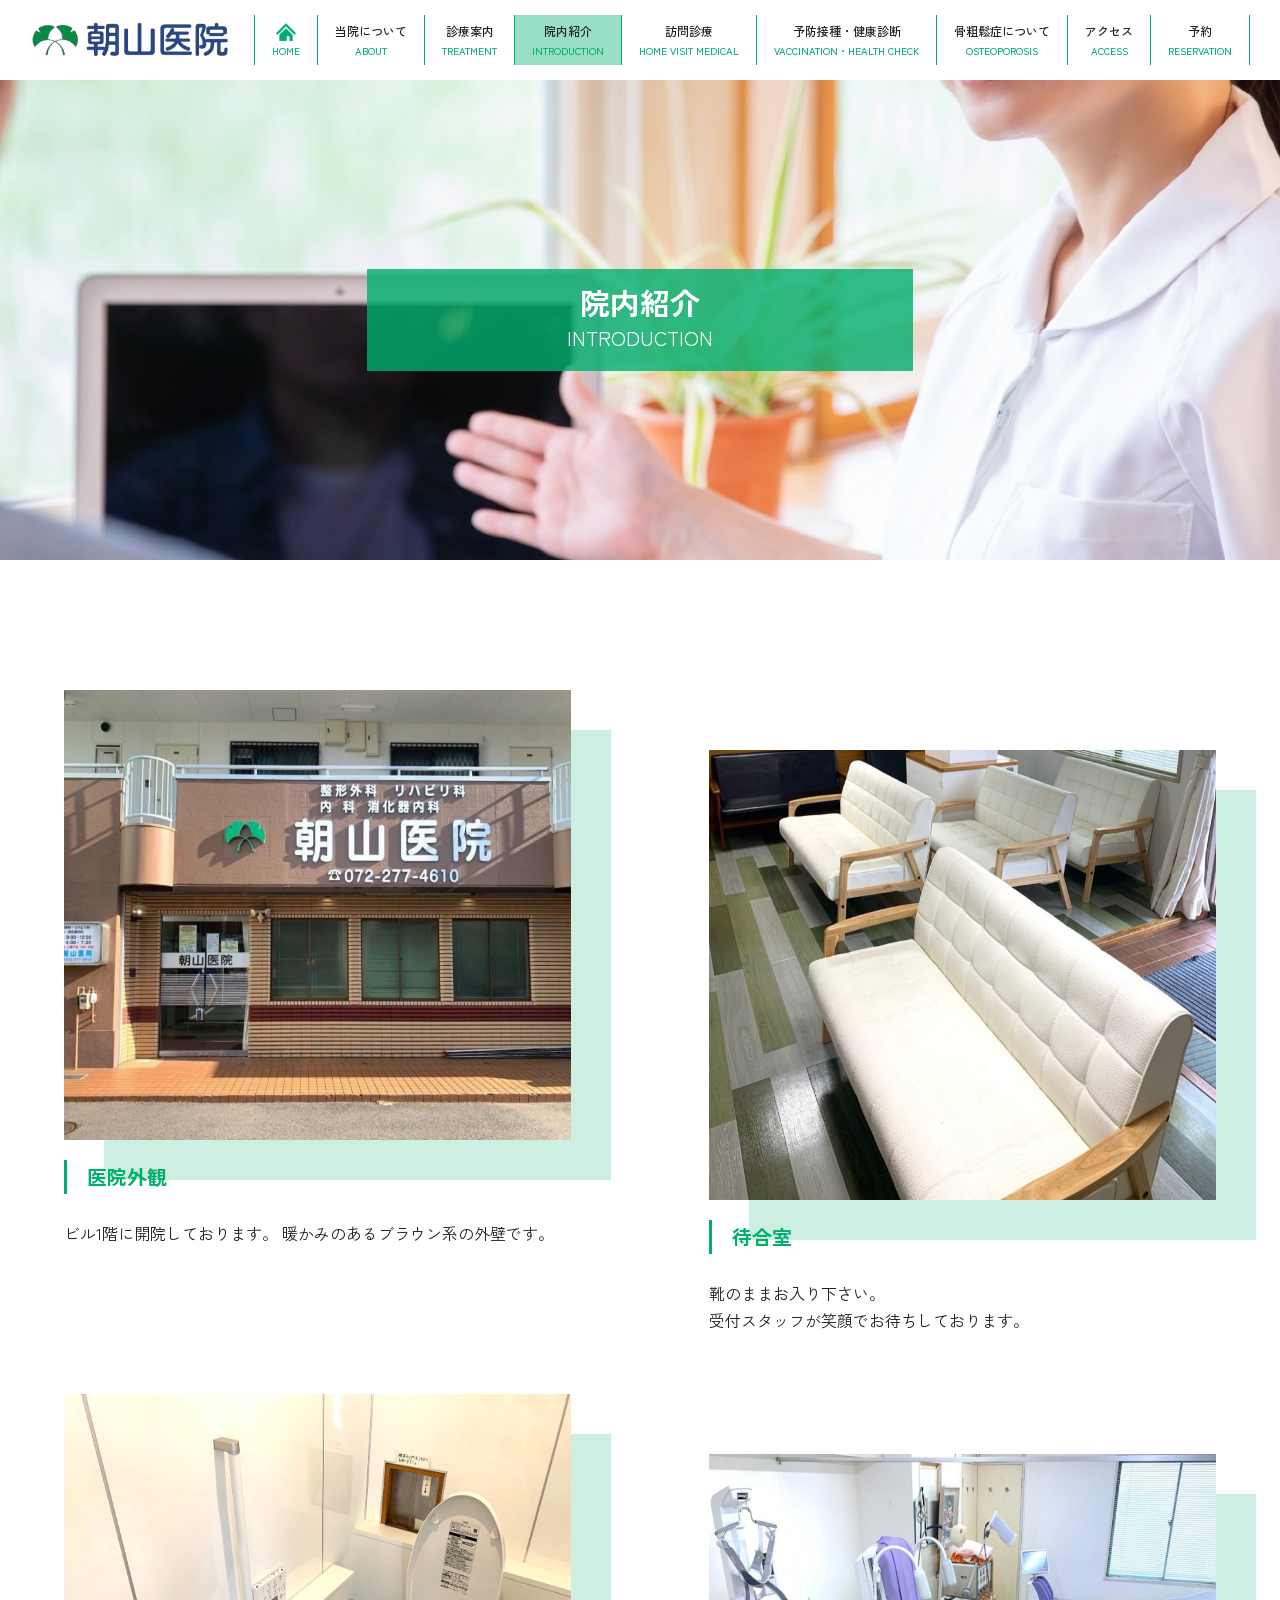
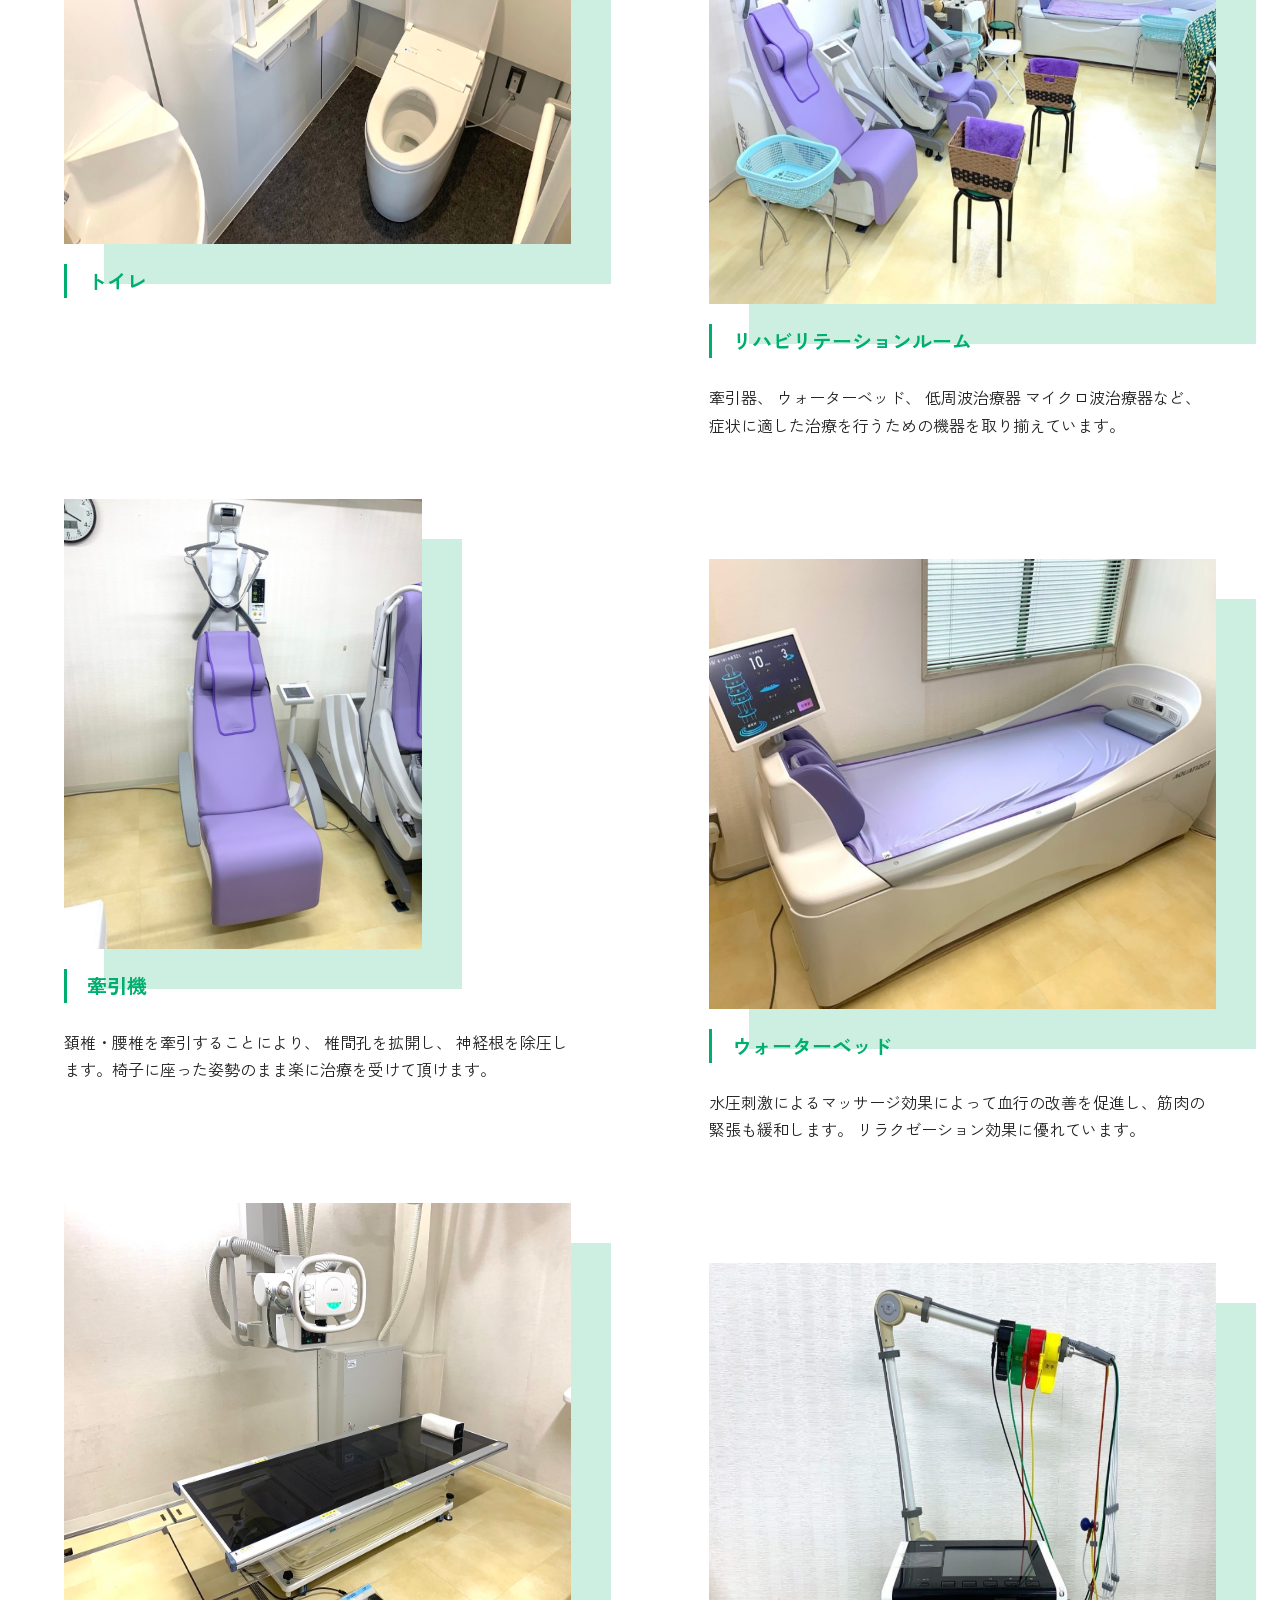
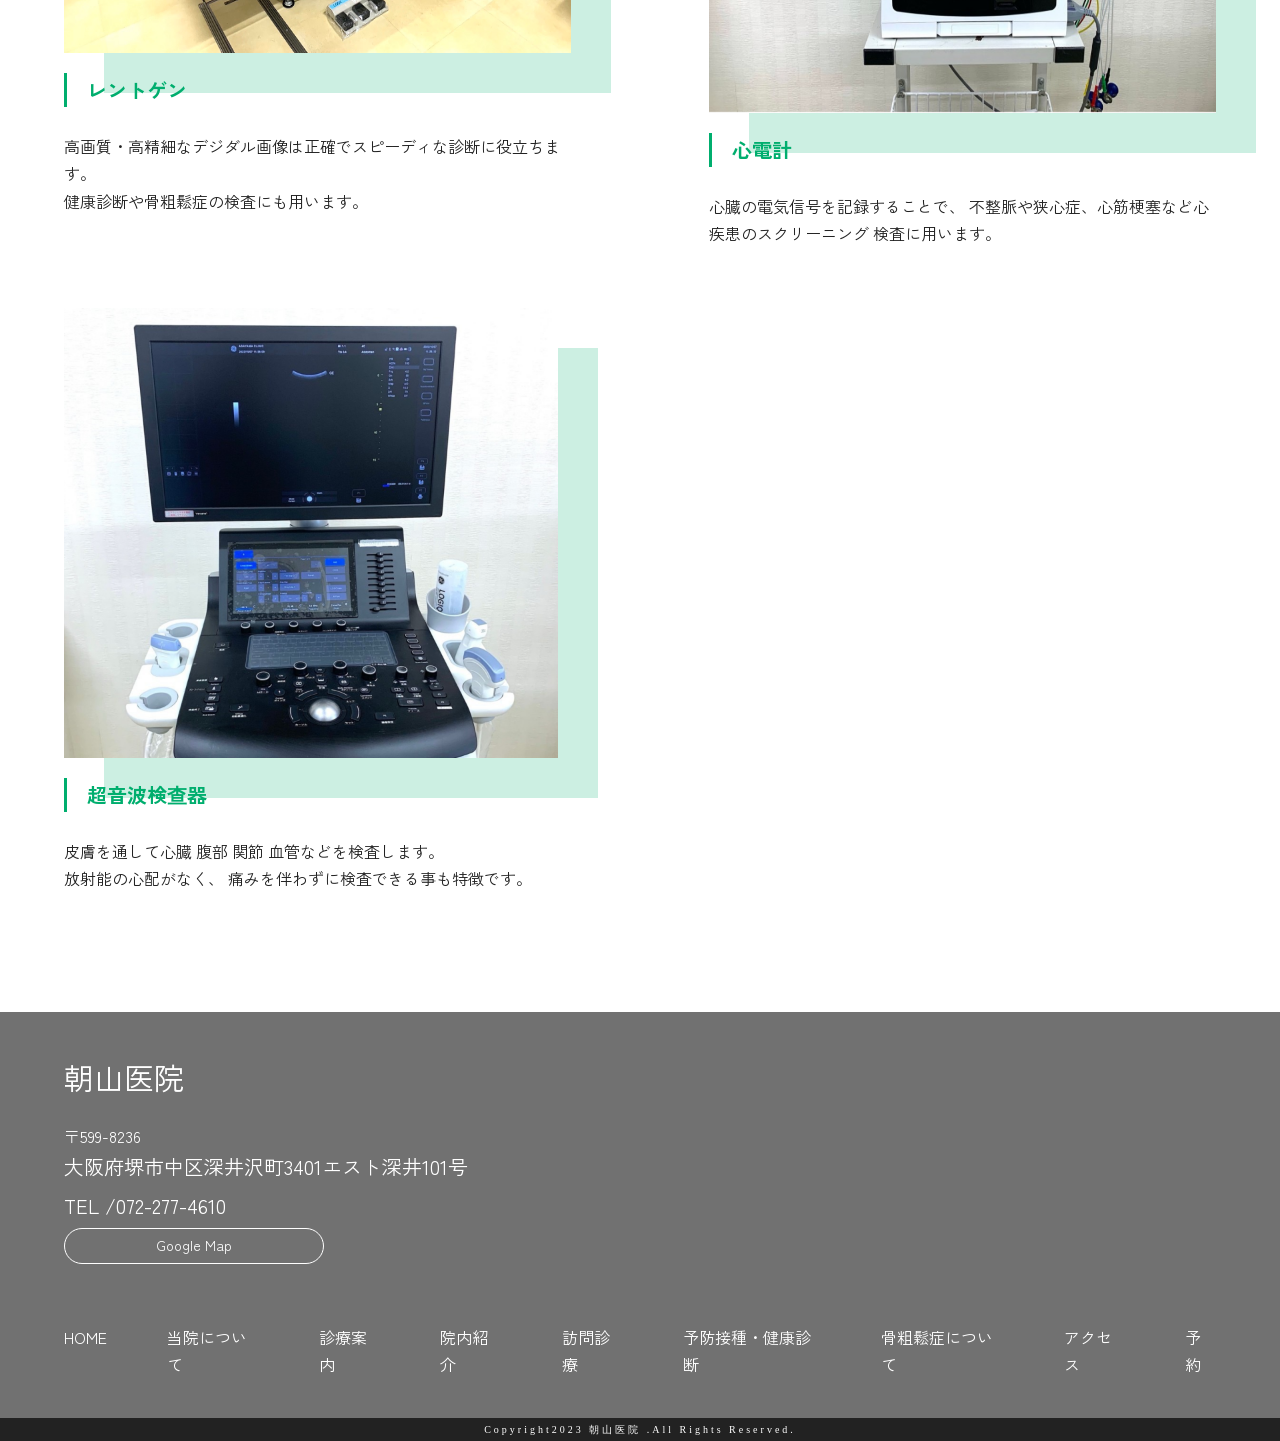
<file: introduction.html>
<!DOCTYPE html>
<html lang="ja">
  <head>
    <!-- google font -->
    <link rel="preconnect" href="https://fonts.googleapis.com">
    <link rel="preconnect" href="https://fonts.gstatic.com" crossorigin>
    <link href="https://fonts.googleapis.com/css2?family=Zen+Kaku+Gothic+New:wght@300;400;500;700;900&display=swap" rel="stylesheet">

  
    <!-- css -->
    <link href="css/reset.css" rel="stylesheet">
    <link href="css/style.css" rel="stylesheet">
  
    <!--OGP-->
    <meta name="viewport" content="width=device-width,initial-scale=1.0,minimum-scale=1.0">
    <meta http-equiv="X-UA-Compatible" content="IE=Edge">
    <meta name="format-detection" content="telephone=no">
    <meta name="description" content="堺市中区深井にあります、朝山医院です。内科・消化器内科・整形外科・リハビリテーション。「痛み」に寄り添い、「想い」を汲み取った、温もりのある医療をご提供いたします。">
    <meta property="og:title" content="朝山医院">
    <meta property="og:site_name" content="堺市中区深井にあります、朝山医院です。">
    <meta property="og:type" content="website">
    <meta property="og:description" content="堺市中区深井にあります、朝山医院です。内科・消化器内科・整形外科・リハビリテーション。「痛み」に寄り添い、「想い」を汲み取った、温もりのある医療をご提供いたします。">
    <meta property="og:url" content="https://asayama-hospital.info/">
    <meta property="og:image" content="https://asayama-hospital.info/img/common/ogp.png">
    <link rel="canonical" href="https://asayama-hospital.info/">
    <meta name="twitter:card" content="summary">
    <meta name="twitter:image:src" content="https://asayama-hospital.info/img/common/ogp.png">
    <link rel="manifest" href="manifest.webmanifest">
    <link rel="icon" type="img/x-icon" href="img/common/favicon.ico" sizes="32x32">
    <link rel="icon" type="img/png" href="img/common/favicon.png">
    <link rel="icon" type="image/svg+xml" href="img/common/favicon.svg">
    <link rel="apple-touch-icon" type="image/png" href="img/common/favicon.png">
    <meta charset="UTF-8">
    <meta name="viewport" content="width=device-width, initial-scale=1.0">
    <title>院内紹介 | 朝山医院</title>
  </head>
  
  <body>
    <div class="wrapper introduction">
      <header class="header" id="header">
        <div class="header__inner">
          <h1 class="logo_pc">
            <a href="index.html">
              <img src="img/common/logo.png" alt="ロゴ画像">
            </a>
          </h1>
          <div class="nav_wrap">
            <ul class="navigation">
              <li><a href="index.html" aria-label="TOPページへ移動する"><img src="img/common/home_icon.svg" alt="アイコン画像"><span>HOME</span></a></li>
              <li><a href="about.html" aria-label="当院についてへ移動する">当院について<span>ABOUT</span></a></li>
              <li><a href="treatment.html" aria-label="診療案内へ移動する">診療案内<span>TREATMENT</span></a></li>
              <li class="active"><a href="introduction.html" aria-label="院内紹介へ移動する">院内紹介<span>INTRODUCTION</span></a></li>
              <li><a href="home-visit-medical.html" aria-label="訪問診療へ移動する">訪問診療<span>HOME VISIT MEDICAL</span></a></li>
              <li><a href="vaccination.html" aria-label="予防接種・健康診断へ移動する">予防接種・健康診断<span>VACCINATION・HEALTH CHECK</span></a></li>
              <li><a href="osteoporosis.html" aria-label="骨粗鬆症についてへ移動する">骨粗鬆症について<span>OSTEOPOROSIS</span></a></li>
              <li><a href="access.html" aria-label="アクセスへ移動する">アクセス<span>ACCESS</span></a></li>
              <li><a href="reservation.html" aria-label="予約へ移動する">予約<span>RESERVATION</span></a></li>
            </ul>
          </div>
          <div class="header__sp">
            <img class="sp_logo" src="img/common/logo.png" alt="ロゴ画像">
            <div class="menu-trigger">
              <span></span>
              <span></span>
              <span></span>
            </div>
          </div>
        </div>
      </header>
      <nav class="gnav">
        <div class="gnav__wrap">
          <ul class="gnav__menu">
            <li class="gnav__menu__item"><a href="index.html" aria-label="TOPページへ移動する">TOP</a></li>
            <li class="gnav__menu__item"><a href="about.html" aria-label="当院についてへ移動する">当院について</a></li>
            <li class="gnav__menu__item"><a href="treatment.html" aria-label="診療案内へ移動する">診療案内</a></li>
            <li class="gnav__menu__item"><a href="introduction.html" aria-label="院内紹介へ移動する">院内案内</a></li>
            <li class="gnav__menu__item"><a href="home-visit-medical.html" aria-label="訪問診療へ移動する">訪問診療</a></li>
            <li class="gnav__menu__item"><a href="vaccination.html" aria-label="予防接種・健康診断へ移動する">予防接種・健康診断</a></li>
            <li class="gnav__menu__item"><a href="osteoporosis.html" aria-label="骨粗鬆症についてへ移動する">骨粗鬆症について</a></li>
            <li class="gnav__menu__item"><a href="access.html" aria-label="アクセスへ移動する">アクセス</a></li>
            <li class="gnav__menu__item"><a href="reservation.html" aria-label="予約移動する">予約</a></li>
          </ul>
          <a href="tel:0722774610" class="tel">TEL：072-277-4610</a>
        </div>
      </nav>
      <div class="sub_mv">
        <h2 class="title">院内紹介<span>INTRODUCTION</span></h2>
      </div>
      <div class="items">
        <div class="item">
          <img src="img/introduction/introduction_img1.png" alt="医院外観">
          <p>医院外観</p>
          <p>ビル1階に開院しております。 暖かみのあるブラウン系の外壁です。</p>
        </div>
        <div class="item">
          <img src="img/introduction/introduction_img2.png" alt="待合室">
          <p>待合室</p>
          <p>靴のままお入り下さい。<br>
            受付スタッフが笑顔でお待ちしております。</p>
        </div>
        <div class="item">
          <img src="img/introduction/introduction_img3.jpg" alt="トイレ">
          <p>トイレ</p>
        </div>
        <div class="item">
          <img src="img/introduction/introduction_img4.png" alt="リハビリテーショルーム">
          <p>リハビリテーションルーム</p>
          <p>牽引器、 ウォーターベッド、 低周波治療器 マイクロ波治療器など、症状に適した治療を行うための機器を取り揃えています。</p>
        </div>
        <div class="item">
          <img src="img/introduction/introduction_img5.png" alt="牽引機">
          <p>牽引機</p>
          <p>頚椎・腰椎を牽引することにより、 椎間孔を拡開し、 神経根を除圧します。椅子に座った姿勢のまま楽に治療を受けて頂けます。</p>
        </div>
        <div class="item">
          <img src="img/introduction/introduction_img6.png" alt="ウォーターベッド">
          <p>ウォーターベッド</p>
          <p>水圧刺激によるマッサージ効果によって血行の改善を促進し、筋肉の緊張も緩和します。 リラクゼーション効果に優れています。</p>
        </div>
        <div class="item">
          <img src="img/introduction/introduction_img7.jpg" alt="レントゲン">
          <p>レントゲン</p>
          <p>高画質・高精細なデジダル画像は正確でスピーディな診断に役立ちます。<br>
            健康診断や骨粗鬆症の検査にも用います。</p>
        </div>
        <div class="item">
          <img src="img/introduction/introduction_img8.png" alt="心電計">
          <p>心電計</p>
          <p>心臓の電気信号を記録することで、 不整脈や狭心症、心筋梗塞など心疾患のスクリーニング 検査に用います。</p>
        </div>
        <div class="item">
          <img src="img/introduction/introduction_img9.png" alt="超音波検查器">
          <p>超音波検查器</p>
          <p>皮膚を通して心臓 腹部 関節 血管などを検査します。<br>
            放射能の心配がなく、 痛みを伴わずに検査できる事も特徴です。</p>
        </div>
      </div>
    </div>
    <footer>
      <div class="footer_inner">
        <div class="address">
          <p>朝山医院</p>
          <p><span>〒599-8236</span><br class="br_sp">大阪府堺市中区深井沢町3401<br class="br_sp">エスト深井101号</p>
          <p><span>TEL /</span>072-277-4610</p>
          <a href="https://maps.app.goo.gl/jqEATra2WUSZ3GXs8" target="_blank">Google Map</a>
        </div>
        <ul class="link">
          <li><a href="index.html" aria-label="トップページへ移動する">HOME</a></li>
          <li><a href="about.html" aria-label="当院についてへ移動する">当院について</a></li>
          <li><a href="treatment.html" aria-label="診療案内へ移動する">診療案内</a></li>
          <li><a href="introduction.html" aria-label="院内紹介へ移動する">院内紹介</a></li>
          <li><a href="home-visit-medical.html" aria-label="訪問診療へ移動する">訪問診療</a></li>
          <li><a href="vaccination.html" aria-label="予防接種・健康診断へ移動する">予防接種・健康診断</a></li>
          <li><a href="osteoporosis.html" aria-label="骨粗鬆症についてへ移動する">骨粗鬆症について</a></li>
          <li><a href="access.html" aria-label="アクセスへ移動する">アクセス</a></li>
          <li><a href="reservation.html" aria-label="予約へ移動する">予約</a></li>
        </ul>
      </div>
      <small>Copyright2023 朝山医院 .All Rights Reserved.</small>
    </footer>
    <script src="https://code.jquery.com/jquery-3.4.1.min.js"
      integrity="sha256-CSXorXvZcTkaix6Yvo6HppcZGetbYMGWSFlBw8HfCJo=" crossorigin="anonymous"></script>
    <script src="js/common.js"></script>
  </body>
</html>
</file>
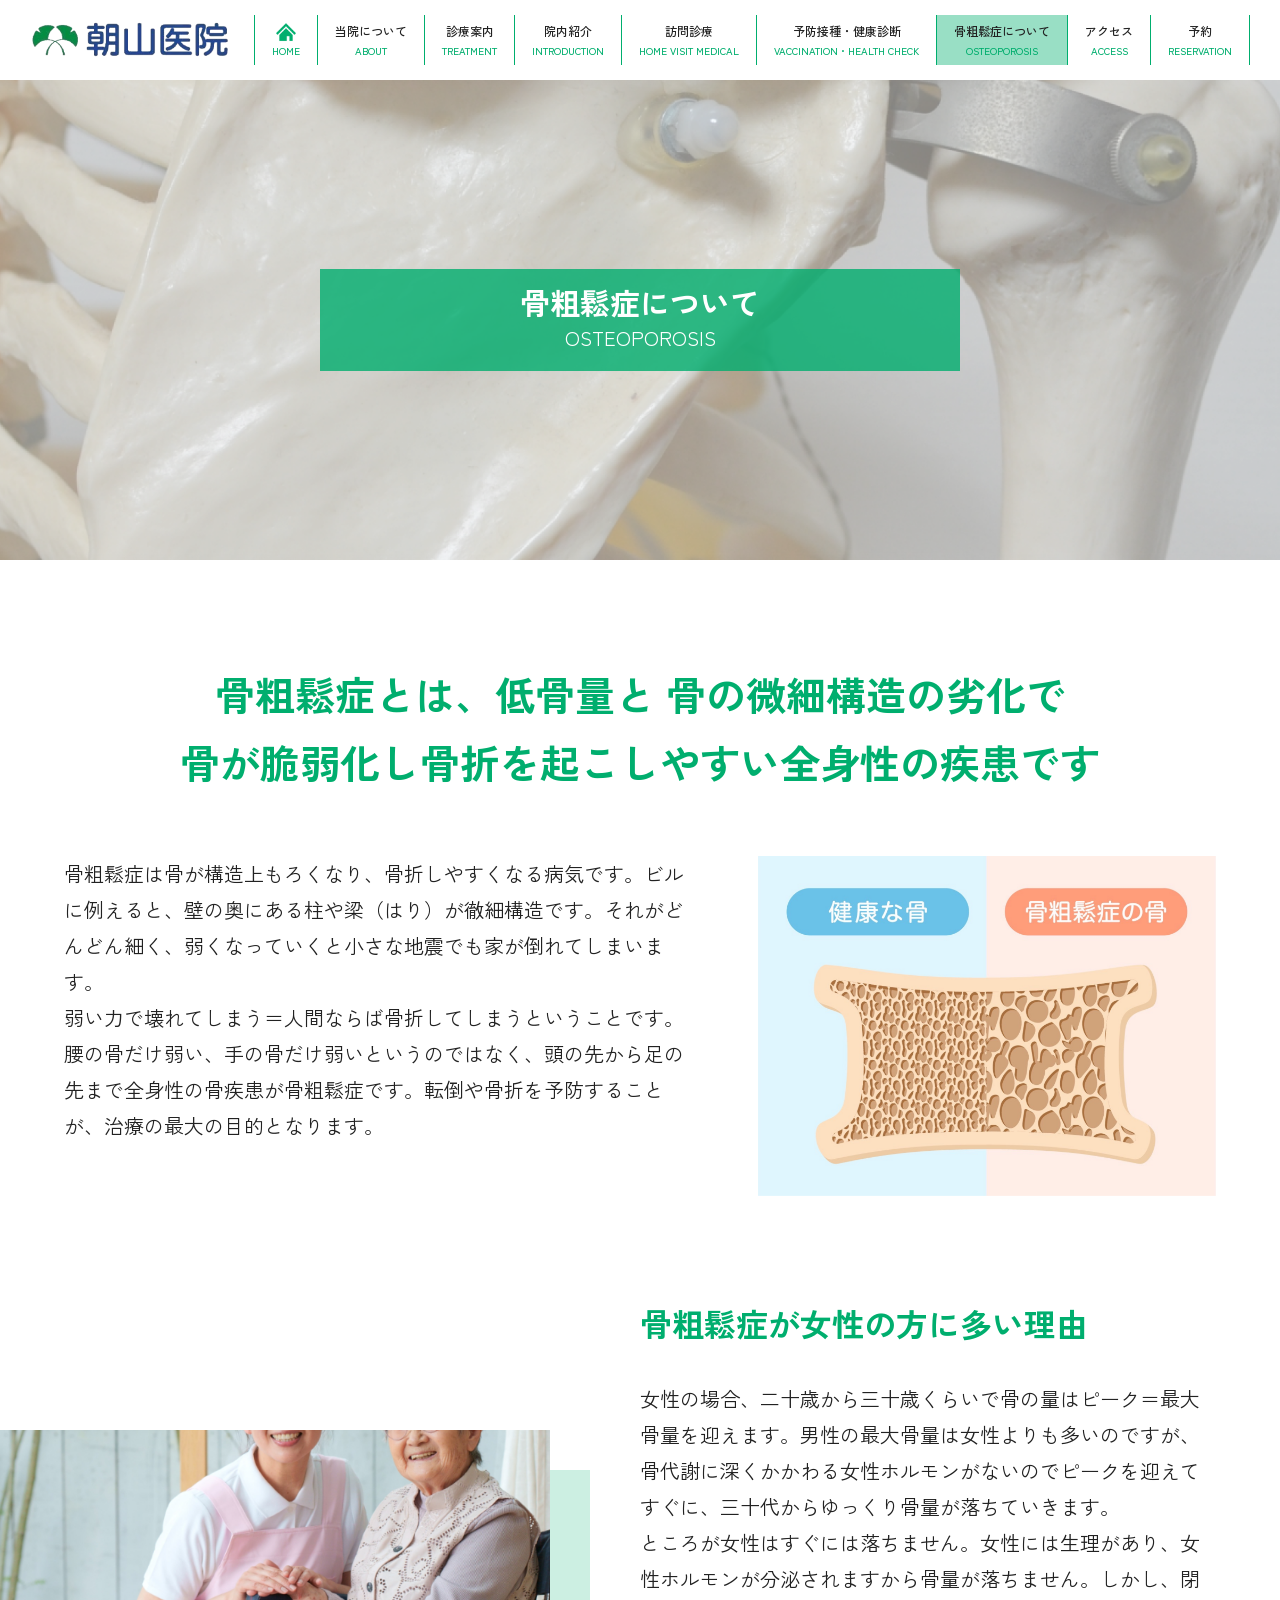
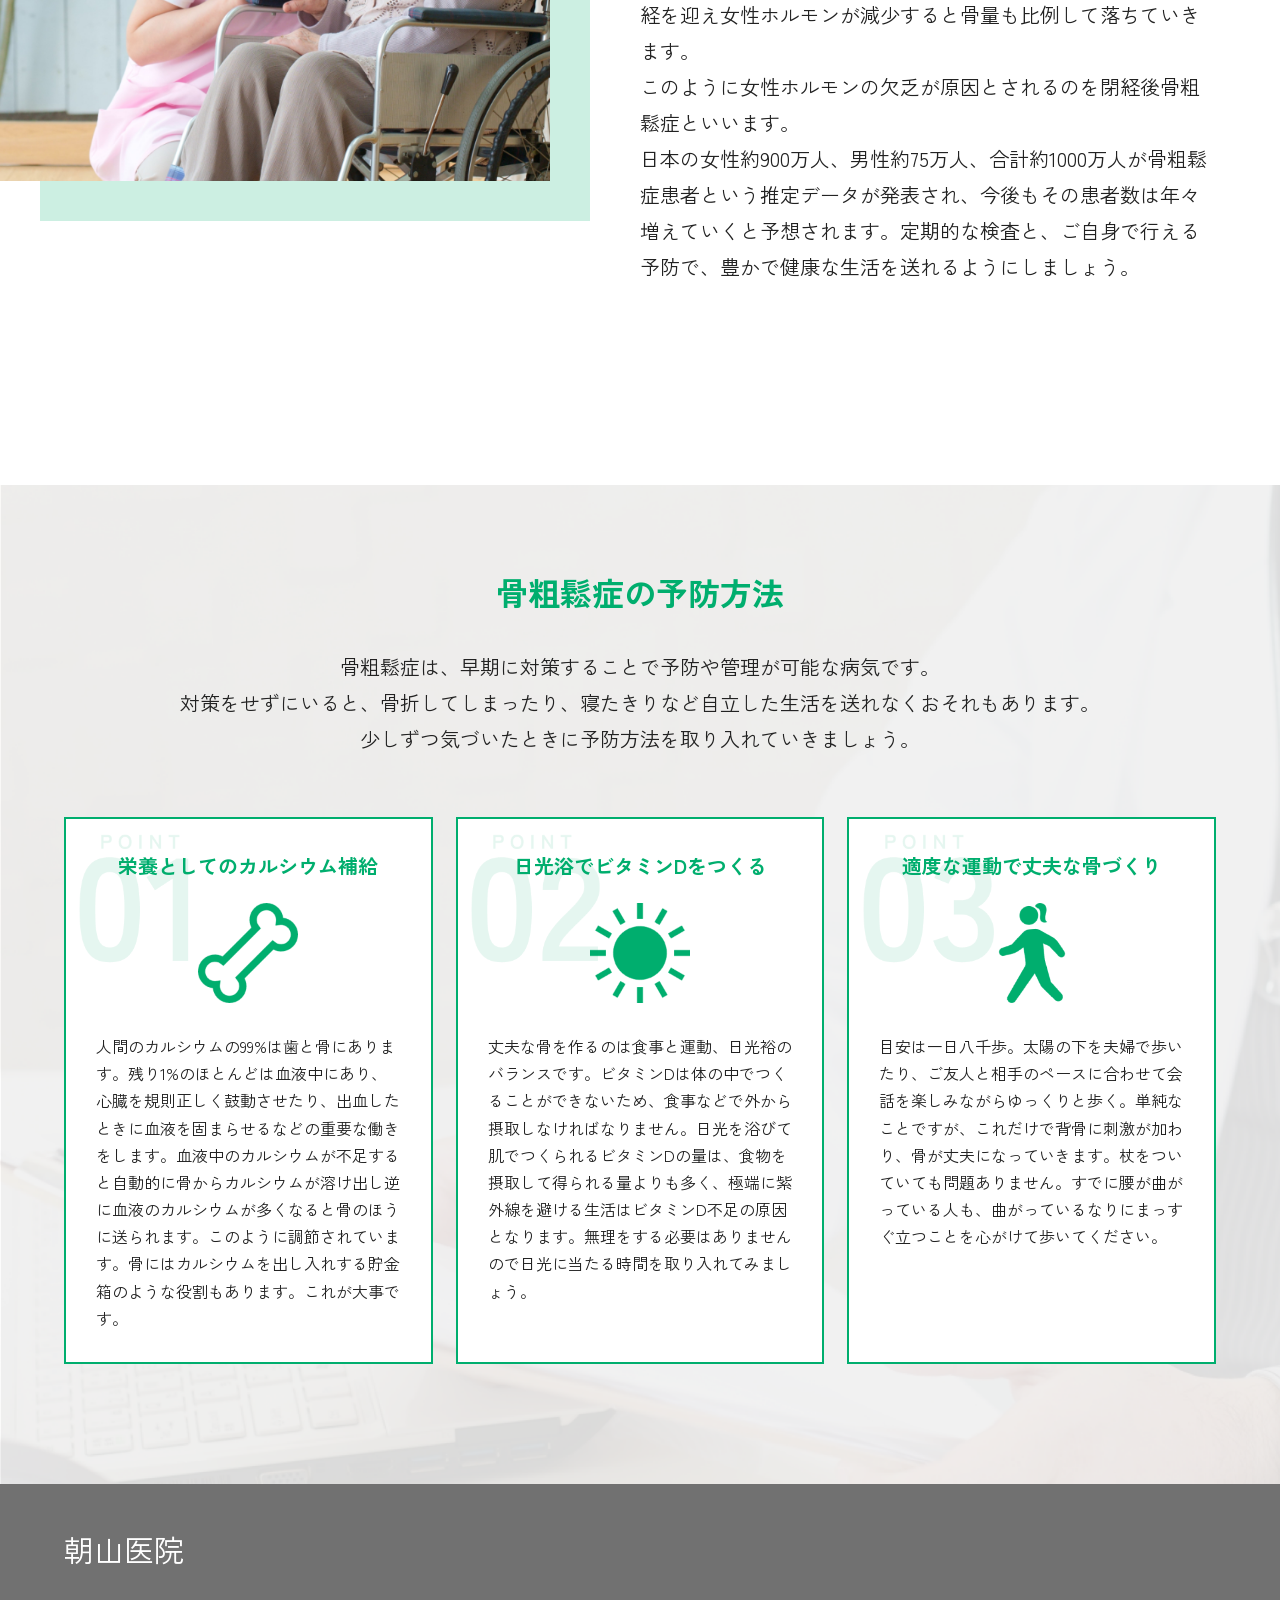
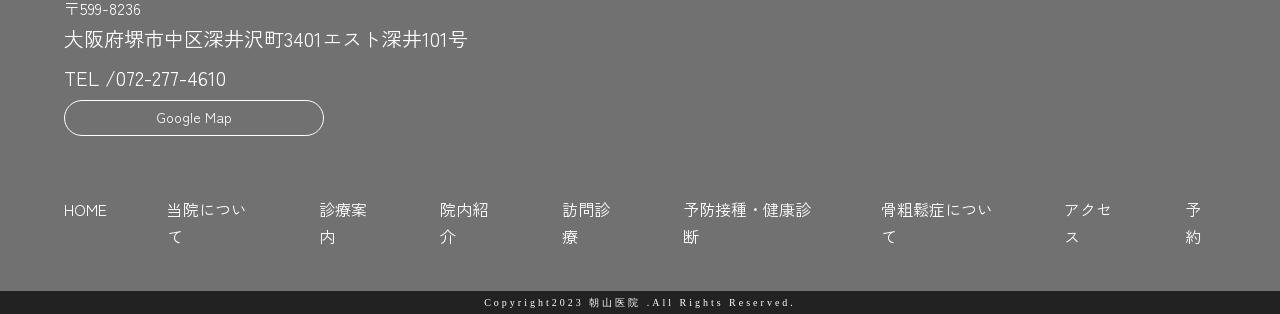
<file: osteoporosis.html>
<!DOCTYPE html>
<html lang="ja">
  <head prefix="og: http://ogp.me/ns#">
    <!-- google font -->
    <link rel="preconnect" href="https://fonts.googleapis.com">
    <link rel="preconnect" href="https://fonts.gstatic.com" crossorigin>
    <link href="https://fonts.googleapis.com/css2?family=Zen+Kaku+Gothic+New:wght@300;400;500;700;900&display=swap" rel="stylesheet">

  
    <!-- css -->
    <link href="css/reset.css" rel="stylesheet">
    <link href="css/style.css" rel="stylesheet">
  
    <!--OGP-->
    <meta name="viewport" content="width=device-width,initial-scale=1.0,minimum-scale=1.0">
    <meta http-equiv="X-UA-Compatible" content="IE=Edge">
    <meta name="format-detection" content="telephone=no">
    <meta name="description" content="堺市中区深井にあります、朝山医院です。内科・消化器内科・整形外科・リハビリテーション。「痛み」に寄り添い、「想い」を汲み取った、温もりのある医療をご提供いたします。">
    <meta property="og:title" content="朝山医院">
    <meta property="og:site_name" content="堺市中区深井にあります、朝山医院です。">
    <meta property="og:type" content="website">
    <meta property="og:description" content="堺市中区深井にあります、朝山医院です。内科・消化器内科・整形外科・リハビリテーション。「痛み」に寄り添い、「想い」を汲み取った、温もりのある医療をご提供いたします。">
    <meta property="og:url" content="https://asayama-hospital.info/">
    <meta property="og:image" content="https://asayama-hospital.info/img/common/ogp.png">
    <link rel="canonical" href="https://asayama-hospital.info/">
    <meta name="twitter:card" content="summary">
    <meta name="twitter:image:src" content="https://asayama-hospital.info/img/common/ogp.png">
    <link rel="manifest" href="manifest.webmanifest">
    <link rel="icon" type="img/x-icon" href="img/common/favicon.ico" sizes="32x32">
    <link rel="icon" type="img/png" href="img/common/favicon.png">
    <link rel="icon" type="image/svg+xml" href="img/common/favicon.svg">
    <link rel="apple-touch-icon" type="image/png" href="img/common/favicon.png">
    <meta charset="UTF-8">
    <meta name="viewport" content="width=device-width, initial-scale=1.0">
    <title>当院について | 朝山医院</title>
  </head>
  
  <body>
    <div class="wrapper osteoporosis">
      <header class="header" id="header">
        <div class="header__inner">
          <h1 class="logo_pc">
            <a href="index.html">
              <img src="img/common/logo.png" alt="ロゴ画像">
            </a>
          </h1>
          <div class="nav_wrap">
            <ul class="navigation">
              <li><a href="index.html" aria-label="TOPページへ移動する"><img src="img/common/home_icon.svg" alt="アイコン画像"><span>HOME</span></a></li>
              <li><a href="about.html" aria-label="当院についてへ移動する">当院について<span>ABOUT</span></a></li>
              <li><a href="treatment.html" aria-label="診療案内へ移動する">診療案内<span>TREATMENT</span></a></li>
              <li><a href="introduction.html" aria-label="院内紹介へ移動する">院内紹介<span>INTRODUCTION</span></a></li>
              <li><a href="home-visit-medical.html" aria-label="訪問診療へ移動する">訪問診療<span>HOME VISIT MEDICAL</span></a></li>
              <li><a href="vaccination.html" aria-label="予防接種・健康診断へ移動する">予防接種・健康診断<span>VACCINATION・HEALTH CHECK</span></a></li>
              <li class="active"><a href="osteoporosis.html" aria-label="骨粗鬆症についてへ移動する">骨粗鬆症について<span>OSTEOPOROSIS</span></a></li>
              <li><a href="access.html" aria-label="アクセスへ移動する">アクセス<span>ACCESS</span></a></li>
              <li><a href="reservation.html" aria-label="予約へ移動する">予約<span>RESERVATION</span></a></li>
            </ul>
          </div>
          <div class="header__sp">
            <img class="sp_logo" src="img/common/logo.png" alt="ロゴ画像">
            <div class="menu-trigger">
              <span></span>
              <span></span>
              <span></span>
            </div>
          </div>
        </div>
      </header>
      <nav class="gnav">
        <div class="gnav__wrap">
          <ul class="gnav__menu">
            <li class="gnav__menu__item"><a href="index.html" aria-label="TOPページへ移動する">TOP</a></li>
            <li class="gnav__menu__item"><a href="about.html" aria-label="当院についてへ移動する">当院について</a></li>
            <li class="gnav__menu__item"><a href="treatment.html" aria-label="診療案内へ移動する">診療案内</a></li>
            <li class="gnav__menu__item"><a href="introduction.html" aria-label="院内紹介へ移動する">院内案内</a></li>
            <li class="gnav__menu__item"><a href="home-visit-medical.html" aria-label="訪問診療へ移動する">訪問診療</a></li>
            <li class="gnav__menu__item"><a href="vaccination.html" aria-label="予防接種・健康診断へ移動する">予防接種・健康診断</a></li>
            <li class="gnav__menu__item"><a href="osteoporosis.html" aria-label="骨粗鬆症についてへ移動する">骨粗鬆症について</a></li>
            <li class="gnav__menu__item"><a href="access.html" aria-label="アクセスへ移動する">アクセス</a></li>
            <li class="gnav__menu__item"><a href="reservation.html" aria-label="予約移動する">予約</a></li>
          </ul>
          <a href="tel:0722774610" class="tel">TEL：072-277-4610</a>
        </div>
      </nav>
      <div class="sub_mv">
        <h2 class="title">骨粗鬆症について<span>OSTEOPOROSIS</span></h2>
      </div>
      <div class="sec_1">
        <p class="title">
          骨粗鬆症とは、低骨量と <br class="br_sp">骨の微細構造の劣化で<br>
          骨が脆弱化し骨折を起こしやすい<br class="br_sp">全身性の疾患です
        </p>
        <div class="inner">
          <p>骨粗鬆症は骨が構造上もろくなり、骨折しやすくなる病気です。ビルに例えると、壁の奥にある柱や梁（はり）が徹細構造です。それがどんどん細く、弱くなっていくと小さな地震でも家が倒れてしまいます。<br>
            弱い力で壊れてしまう＝人間ならば骨折してしまうということです。<br>
            腰の骨だけ弱い、手の骨だけ弱いというのではなく、頭の先から足の先まで全身性の骨疾患が骨粗鬆症です。転倒や骨折を予防することが、治療の最大の目的となります。</p>
          <img src="img/osteoporosis/osteoporosis_img1.png" alt="骨粗鬆症のイメージ画像">
        </div>
      </div>
      <div class="sec_2">
        <img src="img/osteoporosis/osteoporosis_img2.png" alt="車イスの女性の写真">
        <div class="text_wrap">
          <div>
            <p>骨粗鬆症が女性の方に多い理由</p>
            <p>女性の場合、二十歳から三十歳くらいで骨の量はピーク＝最大骨量を迎えます。男性の最大骨量は女性よりも多いのですが、骨代謝に深くかかわる女性ホルモンがないのでピークを迎えてすぐに、三十代からゆっくり骨量が落ちていきます。<br>
              ところが女性はすぐには落ちません。女性には生理があり、女性ホルモンが分泌されますから骨量が落ちません。しかし、閉経を迎え女性ホルモンが減少すると骨量も比例して落ちていきます。<br>
              このように女性ホルモンの欠乏が原因とされるのを閉経後骨粗鬆症といいます。<br>
              日本の女性約900万人、男性約75万人、合計約1000万人が骨粗鬆症患者という推定データが発表され、今後もその患者数は年々増えていくと予想されます。定期的な検査と、ご自身で行える予防で、豊かで健康な生活を送れるようにしましょう。
            </p>
          </div>
        </div>
      </div>
      <div class="sec_3">
        <p class="title">骨粗鬆症の予防方法</p>
        <p class="text">
          骨粗鬆症は、早期に対策することで<br class="br_sp">予防や管理が可能な病気です。<br>
          対策をせずにいると、骨折してしまったり、<br class="br_sp">寝たきりなど自立した生活を<br class="br_sp">送れなくおそれもあります。<br>
          少しずつ気づいたときに<br class="br_sp">予防方法を取り入れていきましょう。
        </p>
        <div class="items">
          <div class="item">
            <p class="title">栄養としてのカルシウム補給</p>
            <img src="img/osteoporosis/osteoporosis_item1.png" alt="骨のアイコン画像">
            <p>
              人間のカルシウムの99%は歯と骨にあります。残り1%のほとんどは血液中にあり、心臓を規則正しく鼓動させたり、出血したときに血液を固まらせるなどの重要な働きをします。血液中のカルシウムが不足すると自動的に骨からカルシウムが溶け出し逆に血液のカルシウムが多くなると骨のほうに送られます。このように調節されています。骨にはカルシウムを出し入れする貯金箱のような役割もあります。これが大事です。
            </p>
          </div>
          <div class="item">
            <p class="title">日光浴でビタミンDをつくる</p>
            <img src="img/osteoporosis/osteoporosis_item2.png" alt="太陽のアイコン画像">
            <p>
              丈夫な骨を作るのは食事と運動、日光裕のバランスです。ビタミンDは体の中でつくることができないため、食事などで外から摂取しなければなりません。日光を浴びて肌でつくられるビタミンDの量は、食物を摂取して得られる量よりも多く、極端に紫外線を避ける生活はビタミンD不足の原因となります。無理をする必要はありませんので日光に当たる時間を取り入れてみましょう。
            </p>
          </div>
          <div class="item">
            <p class="title">適度な運動で丈夫な骨づくり</p>
            <img src="img/osteoporosis/osteoporosis_item3.png" alt="太陽のアイコン画像">
            <p>
              目安は一日八千歩。太陽の下を夫婦で歩いたり、ご友人と相手のペースに合わせて会話を楽しみながらゆっくりと歩く。単純なことですが、これだけで背骨に刺激が加わり、骨が丈夫になっていきます。杖をついていても問題ありません。すでに腰が曲がっている人も、曲がっているなりにまっすぐ立つことを心がけて歩いてください。
            </p>
          </div>
        </div>
      </div>
    </div>
    <footer>
      <div class="footer_inner">
        <div class="address">
          <p>朝山医院</p>
          <p><span>〒599-8236</span><br class="br_sp">大阪府堺市中区深井沢町3401<br class="br_sp">エスト深井101号</p>
          <p><span>TEL /</span>072-277-4610</p>
          <a href="https://maps.app.goo.gl/jqEATra2WUSZ3GXs8" target="_blank">Google Map</a>
        </div>
        <ul class="link">
          <li><a href="index.html" aria-label="トップページへ移動する">HOME</a></li>
          <li><a href="about.html" aria-label="当院についてへ移動する">当院について</a></li>
          <li><a href="treatment.html" aria-label="診療案内へ移動する">診療案内</a></li>
          <li><a href="introduction.html" aria-label="院内紹介へ移動する">院内紹介</a></li>
          <li><a href="home-visit-medical.html" aria-label="訪問診療へ移動する">訪問診療</a></li>
          <li><a href="vaccination.html" aria-label="予防接種・健康診断へ移動する">予防接種・健康診断</a></li>
          <li><a href="osteoporosis.html" aria-label="骨粗鬆症についてへ移動する">骨粗鬆症について</a></li>
          <li><a href="access.html" aria-label="アクセスへ移動する">アクセス</a></li>
          <li><a href="reservation.html" aria-label="予約へ移動する">予約</a></li>
        </ul>
      </div>
      <small>Copyright2023 朝山医院 .All Rights Reserved.</small>
    </footer>
    <script src="https://code.jquery.com/jquery-3.4.1.min.js"
      integrity="sha256-CSXorXvZcTkaix6Yvo6HppcZGetbYMGWSFlBw8HfCJo=" crossorigin="anonymous"></script>
    <script src="js/common.js"></script>
  </body>
</html>
</file>
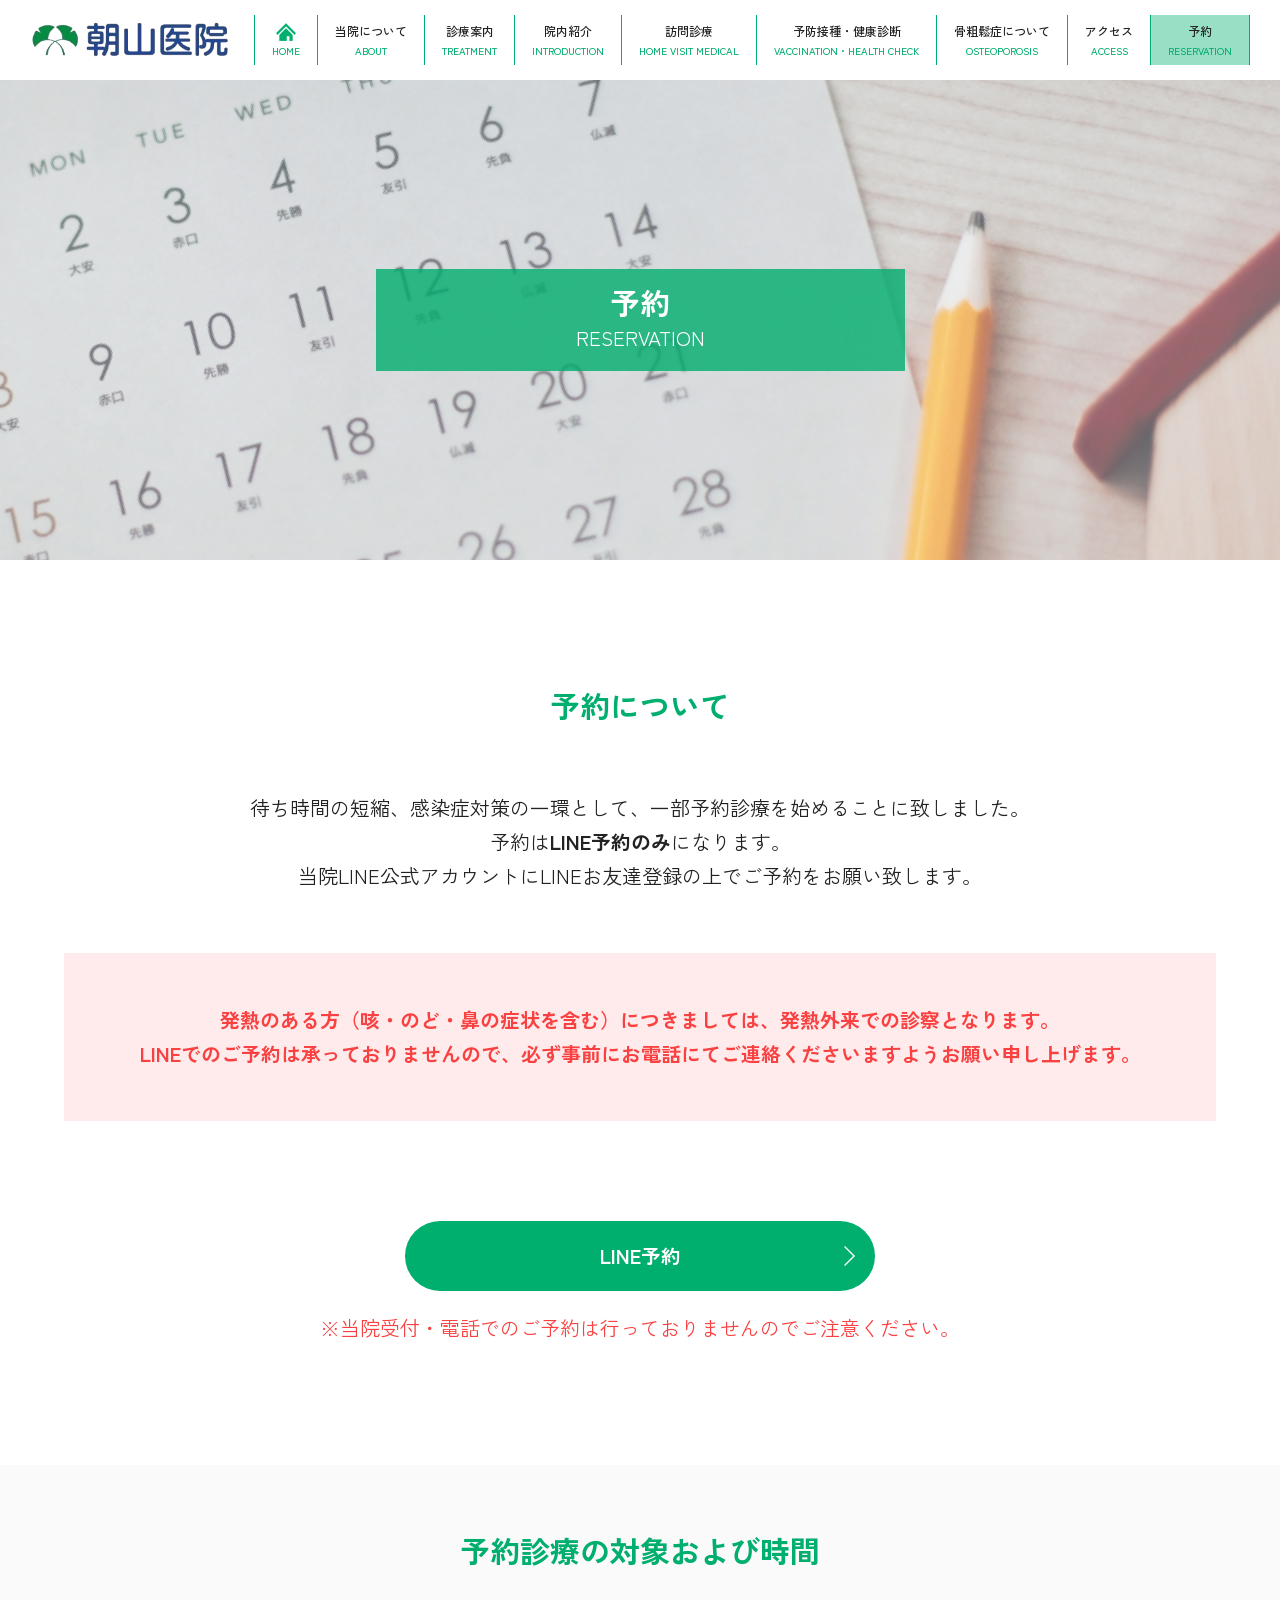
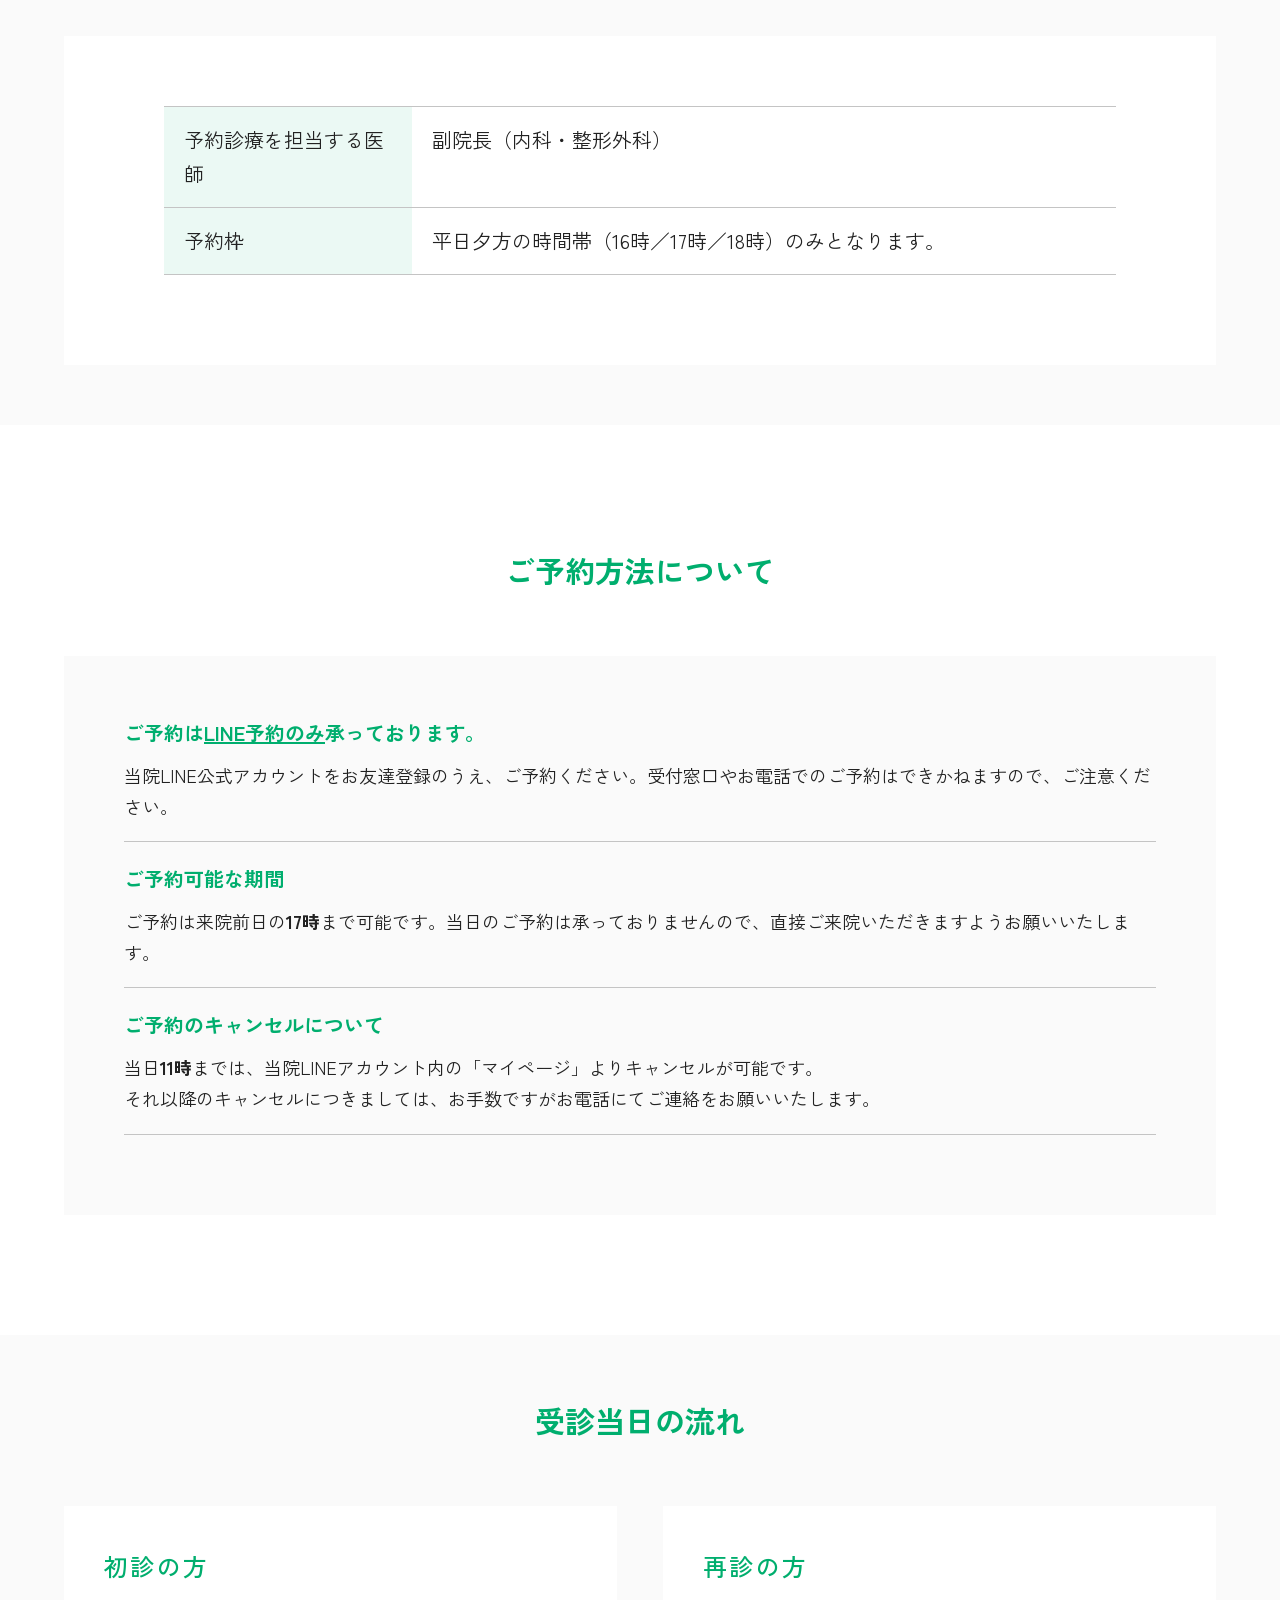
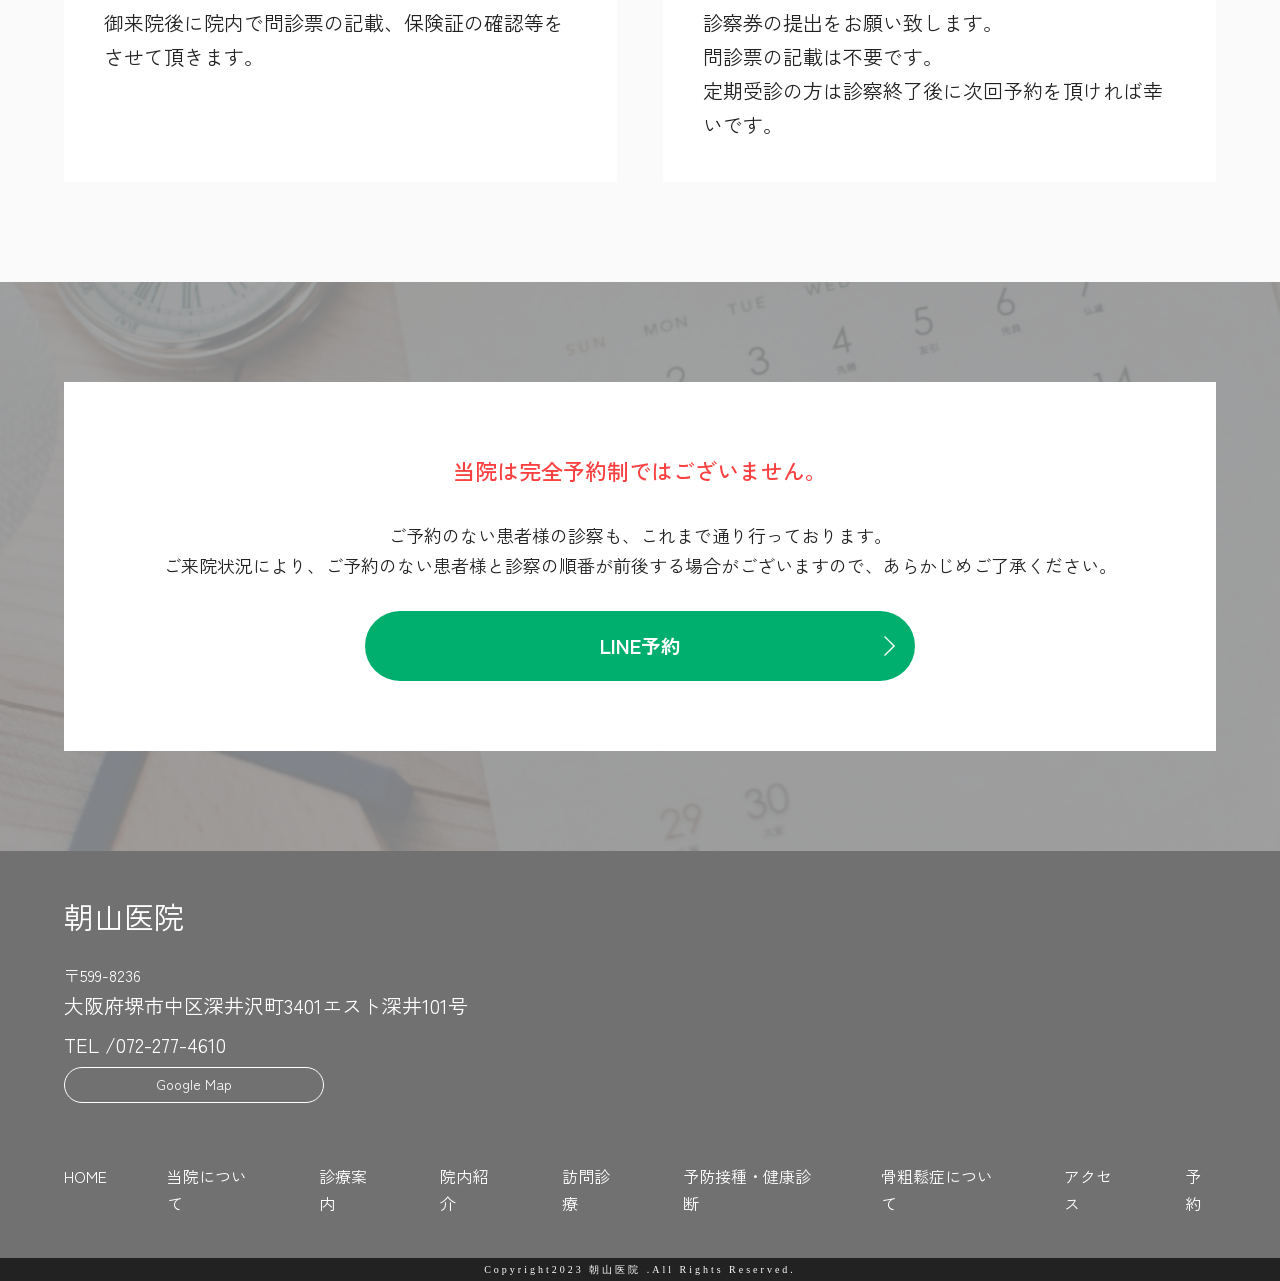
<file: reservation.html>
<!DOCTYPE html>
<html lang="ja">
  <head prefix="og: http://ogp.me/ns#">
    <!-- google font -->
    <link rel="preconnect" href="https://fonts.googleapis.com">
    <link rel="preconnect" href="https://fonts.gstatic.com" crossorigin>
    <link href="https://fonts.googleapis.com/css2?family=Zen+Kaku+Gothic+New:wght@300;400;500;700;900&display=swap" rel="stylesheet">

  
    <!-- css -->
    <link href="css/reset.css" rel="stylesheet">
    <link href="css/style.css" rel="stylesheet">
  
    <!--OGP-->
    <meta name="viewport" content="width=device-width,initial-scale=1.0,minimum-scale=1.0">
    <meta http-equiv="X-UA-Compatible" content="IE=Edge">
    <meta name="format-detection" content="telephone=no">
    <meta name="description" content="堺市中区深井にあります、朝山医院です。内科・消化器内科・整形外科・リハビリテーション。「痛み」に寄り添い、「想い」を汲み取った、温もりのある医療をご提供いたします。">
    <meta property="og:title" content="朝山医院">
    <meta property="og:site_name" content="堺市中区深井にあります、朝山医院です。">
    <meta property="og:type" content="website">
    <meta property="og:description" content="堺市中区深井にあります、朝山医院です。内科・消化器内科・整形外科・リハビリテーション。「痛み」に寄り添い、「想い」を汲み取った、温もりのある医療をご提供いたします。">
    <meta property="og:url" content="https://asayama-hospital.info/">
    <meta property="og:image" content="https://asayama-hospital.info/img/common/ogp.png">
    <link rel="canonical" href="https://asayama-hospital.info/">
    <meta name="twitter:card" content="summary">
    <meta name="twitter:image:src" content="https://asayama-hospital.info/img/common/ogp.png">
    <link rel="manifest" href="manifest.webmanifest">
    <link rel="icon" type="img/x-icon" href="img/common/favicon.ico" sizes="32x32">
    <link rel="icon" type="img/png" href="img/common/favicon.png">
    <link rel="icon" type="image/svg+xml" href="img/common/favicon.svg">
    <link rel="apple-touch-icon" type="image/png" href="img/common/favicon.png">
    <meta charset="UTF-8">
    <meta name="viewport" content="width=device-width, initial-scale=1.0">
    <title>予約について | 朝山医院</title>
  </head>
  
  <body>
    <div class="wrapper reservation">
      <header class="header" id="header">
        <div class="header__inner">
          <h1 class="logo_pc">
            <a href="index.html">
              <img src="img/common/logo.png" alt="ロゴ画像">
            </a>
          </h1>
          <div class="nav_wrap">
            <ul class="navigation">
              <li><a href="index.html" aria-label="TOPページへ移動する"><img src="img/common/home_icon.svg" alt="アイコン画像"><span>HOME</span></a></li>
              <li><a href="about.html" aria-label="当院についてへ移動する">当院について<span>ABOUT</span></a></li>
              <li><a href="treatment.html" aria-label="診療案内へ移動する">診療案内<span>TREATMENT</span></a></li>
              <li><a href="introduction.html" aria-label="院内紹介へ移動する">院内紹介<span>INTRODUCTION</span></a></li>
              <li><a href="home-visit-medical.html" aria-label="訪問診療へ移動する">訪問診療<span>HOME VISIT MEDICAL</span></a></li>
              <li><a href="vaccination.html" aria-label="予防接種・健康診断へ移動する">予防接種・健康診断<span>VACCINATION・HEALTH CHECK</span></a></li>
              <li><a href="osteoporosis.html" aria-label="骨粗鬆症についてへ移動する">骨粗鬆症について<span>OSTEOPOROSIS</span></a></li>
              <li><a href="access.html" aria-label="アクセスへ移動する">アクセス<span>ACCESS</span></a></li>
              <li class="active"><a href="reservation.html" aria-label="予約へ移動する">予約<span>RESERVATION</span></a></li>
            </ul>
          </div>
          <div class="header__sp">
            <img class="sp_logo" src="img/common/logo.png" alt="ロゴ画像">
            <div class="menu-trigger">
              <span></span>
              <span></span>
              <span></span>
            </div>
          </div>
        </div>
      </header>
      <nav class="gnav">
        <div class="gnav__wrap">
          <ul class="gnav__menu">
            <li class="gnav__menu__item"><a href="index.html" aria-label="TOPページへ移動する">TOP</a></li>
            <li class="gnav__menu__item"><a href="about.html" aria-label="当院についてへ移動する">当院について</a></li>
            <li class="gnav__menu__item"><a href="treatment.html" aria-label="診療案内へ移動する">診療案内</a></li>
            <li class="gnav__menu__item"><a href="introduction.html" aria-label="院内紹介へ移動する">院内案内</a></li>
            <li class="gnav__menu__item"><a href="home-visit-medical.html" aria-label="訪問診療へ移動する">訪問診療</a></li>
            <li class="gnav__menu__item"><a href="vaccination.html" aria-label="予防接種・健康診断へ移動する">予防接種・健康診断</a></li>
            <li class="gnav__menu__item"><a href="osteoporosis.html" aria-label="骨粗鬆症についてへ移動する">骨粗鬆症について</a></li>
            <li class="gnav__menu__item"><a href="access.html" aria-label="アクセスへ移動する">アクセス</a></li>
            <li class="gnav__menu__item"><a href="reservation.html" aria-label="予約移動する">予約</a></li>
          </ul>
          <a href="tel:0722774610" class="tel">TEL：072-277-4610</a>
        </div>
      </nav>
      <div class="sub_mv">
        <h2 class="title">予約<span>RESERVATION</span></h2>
      </div>
      <div class="sec_1">
        <p class="title">
          予約について
        </p>
        <p class="text">
          待ち時間の短縮、感染症対策の一環として、<br class="br_sp">一部予約診療を始めることに致しました。<br>
          予約は<span>LINE予約のみ</span>になります。<br>
          当院LINE公式アカウントに<br class="br_sp">LINEお友達登録の上で<br class="br_sp">ご予約をお願い致します。
        </p>
        <div class="note">
          発熱のある方（咳・のど・鼻の症状を含む）につきましては、発熱外来での診察となります。<br>
          LINEでのご予約は承っておりませんので、必ず事前にお電話にてご連絡くださいますようお願い申し上げます。
        </div>
        <div class="line_btn">
          <a href="https://lin.ee/MRgYYiA" target="_blank">LINE予約</a>
          <span>※当院受付・電話でのご予約は行っておりませんのでご注意ください。</span>
        </div>
      </div>
      <div class="sec_2">
        <p class="title">予約診療の対象および時間</p>
        <div class="list_wrap">
          <dl>
            <div>
              <dt>予約診療を担当する医師</dt>
              <dd>副院長（内科・整形外科）</dd>
            </div>
            <div>
              <dt>予約枠</dt>
              <dd>平日夕方の時間帯（16時／17時／18時）のみとなります。</dd>
            </div>
          </dl>
        </div>
      </div>
      <div class="sec_3">
        <p class="title">ご予約方法について</p>
        <div class="list_wrap">
          <dl>
            <dt>ご予約は<span>LINE予約のみ</span>承っております。</dt>
            <dd>当院LINE公式アカウントをお友達登録のうえ、ご予約ください。受付窓口やお電話でのご予約はできかねますので、ご注意ください。</dd>
            <dt>ご予約可能な期間</dt>
            <dd>ご予約は来院前日の<span>17時</span>まで可能です。当日のご予約は承っておりませんので、直接ご来院いただきますようお願いいたします。</dd>
            <dt>ご予約のキャンセルについて</dt>
            <dd>当日<span>11時</span>までは、当院LINEアカウント内の「マイページ」よりキャンセルが可能です。<br>それ以降のキャンセルにつきましては、お手数ですがお電話にてご連絡をお願いいたします。</dd>
          </dl>
        </div>
      </div>
      <div class="sec_4">
        <p class="title">受診当日の流れ</p>
        <div class="items">
          <div class="item">
            <p class="title">初診の方</p>
            <p class="text">御来院後に院内で問診票の記載、保険証の確認等をさせて頂きます。</p>
          </div>
          <div class="item">
            <p class="title">再診の方</p>
            <p class="text">診察券の提出をお願い致します。<br>
              問診票の記載は不要です。<br>
              定期受診の方は診察終了後に次回予約を頂ければ幸いです。</p>
          </div>
        </div>
      </div>
      <div class="line_btn_wrap">
        <div class="inner">
          <p class="title">当院は完全予約制では<br class="br_sp">ございません。</p>
          <p class="text">ご予約のない患者様の診察も、<br class="br_sp">これまで通り行っております。<br>
            ご来院状況により、<br class="br_sp">ご予約のない患者様と診察の順番が<br class="br_sp">前後する場合がございますので、<br class="br_sp">あらかじめご了承ください。</p>
          <a href="https://lin.ee/MRgYYiA" target="_blank">LINE予約</a>
        </div>
      </div>
    </div>
    <footer>
      <div class="footer_inner">
        <div class="address">
          <p>朝山医院</p>
          <p><span>〒599-8236</span><br class="br_sp">大阪府堺市中区深井沢町3401<br class="br_sp">エスト深井101号</p>
          <p><span>TEL /</span>072-277-4610</p>
          <a href="https://maps.app.goo.gl/jqEATra2WUSZ3GXs8" target="_blank">Google Map</a>
        </div>
        <ul class="link">
          <li><a href="index.html" aria-label="トップページへ移動する">HOME</a></li>
          <li><a href="about.html" aria-label="当院についてへ移動する">当院について</a></li>
          <li><a href="treatment.html" aria-label="診療案内へ移動する">診療案内</a></li>
          <li><a href="introduction.html" aria-label="院内紹介へ移動する">院内紹介</a></li>
          <li><a href="home-visit-medical.html" aria-label="訪問診療へ移動する">訪問診療</a></li>
          <li><a href="vaccination.html" aria-label="予防接種・健康診断へ移動する">予防接種・健康診断</a></li>
          <li><a href="osteoporosis.html" aria-label="骨粗鬆症についてへ移動する">骨粗鬆症について</a></li>
          <li><a href="access.html" aria-label="アクセスへ移動する">アクセス</a></li>
          <li><a href="reservation.html" aria-label="予約へ移動する">予約</a></li>
        </ul>
      </div>
      <small>Copyright2023 朝山医院 .All Rights Reserved.</small>
    </footer>
    <script src="https://code.jquery.com/jquery-3.4.1.min.js"
      integrity="sha256-CSXorXvZcTkaix6Yvo6HppcZGetbYMGWSFlBw8HfCJo=" crossorigin="anonymous"></script>
    <script src="js/common.js"></script>
  </body>
</html>
</file>
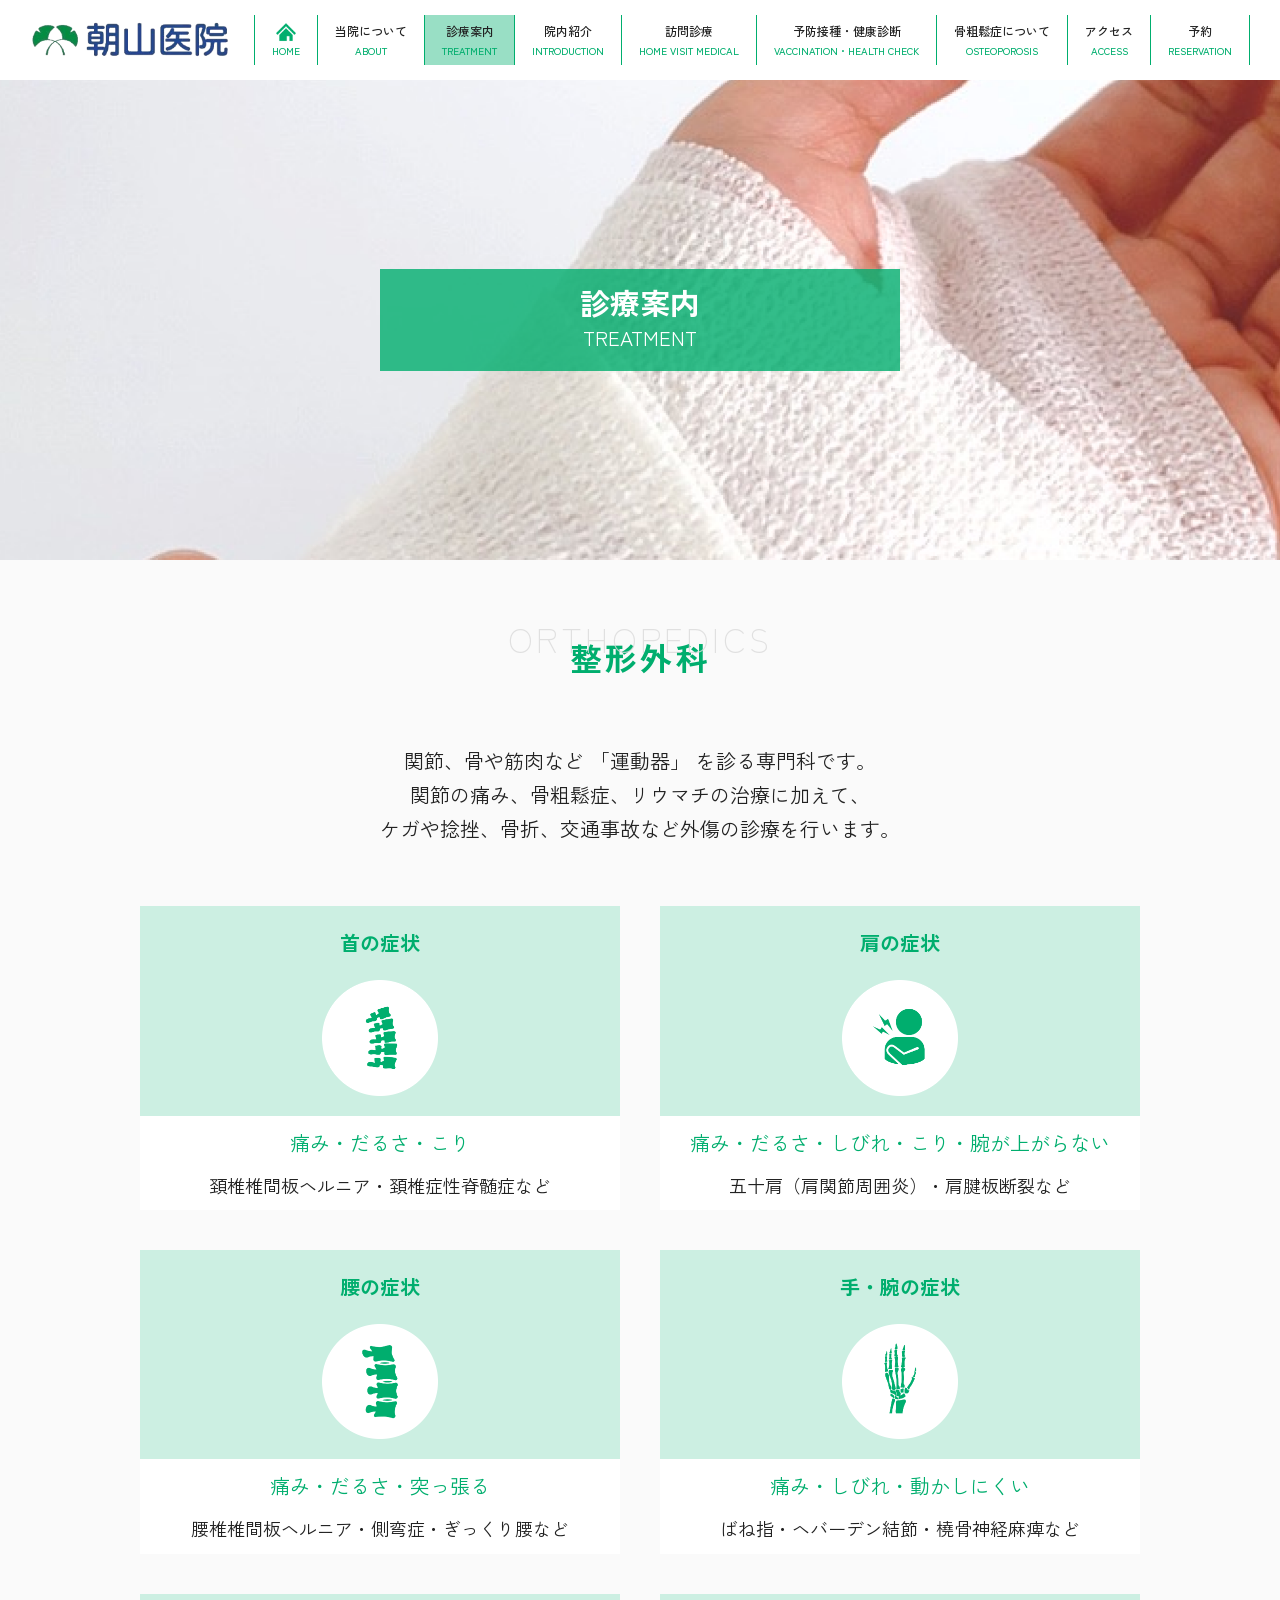
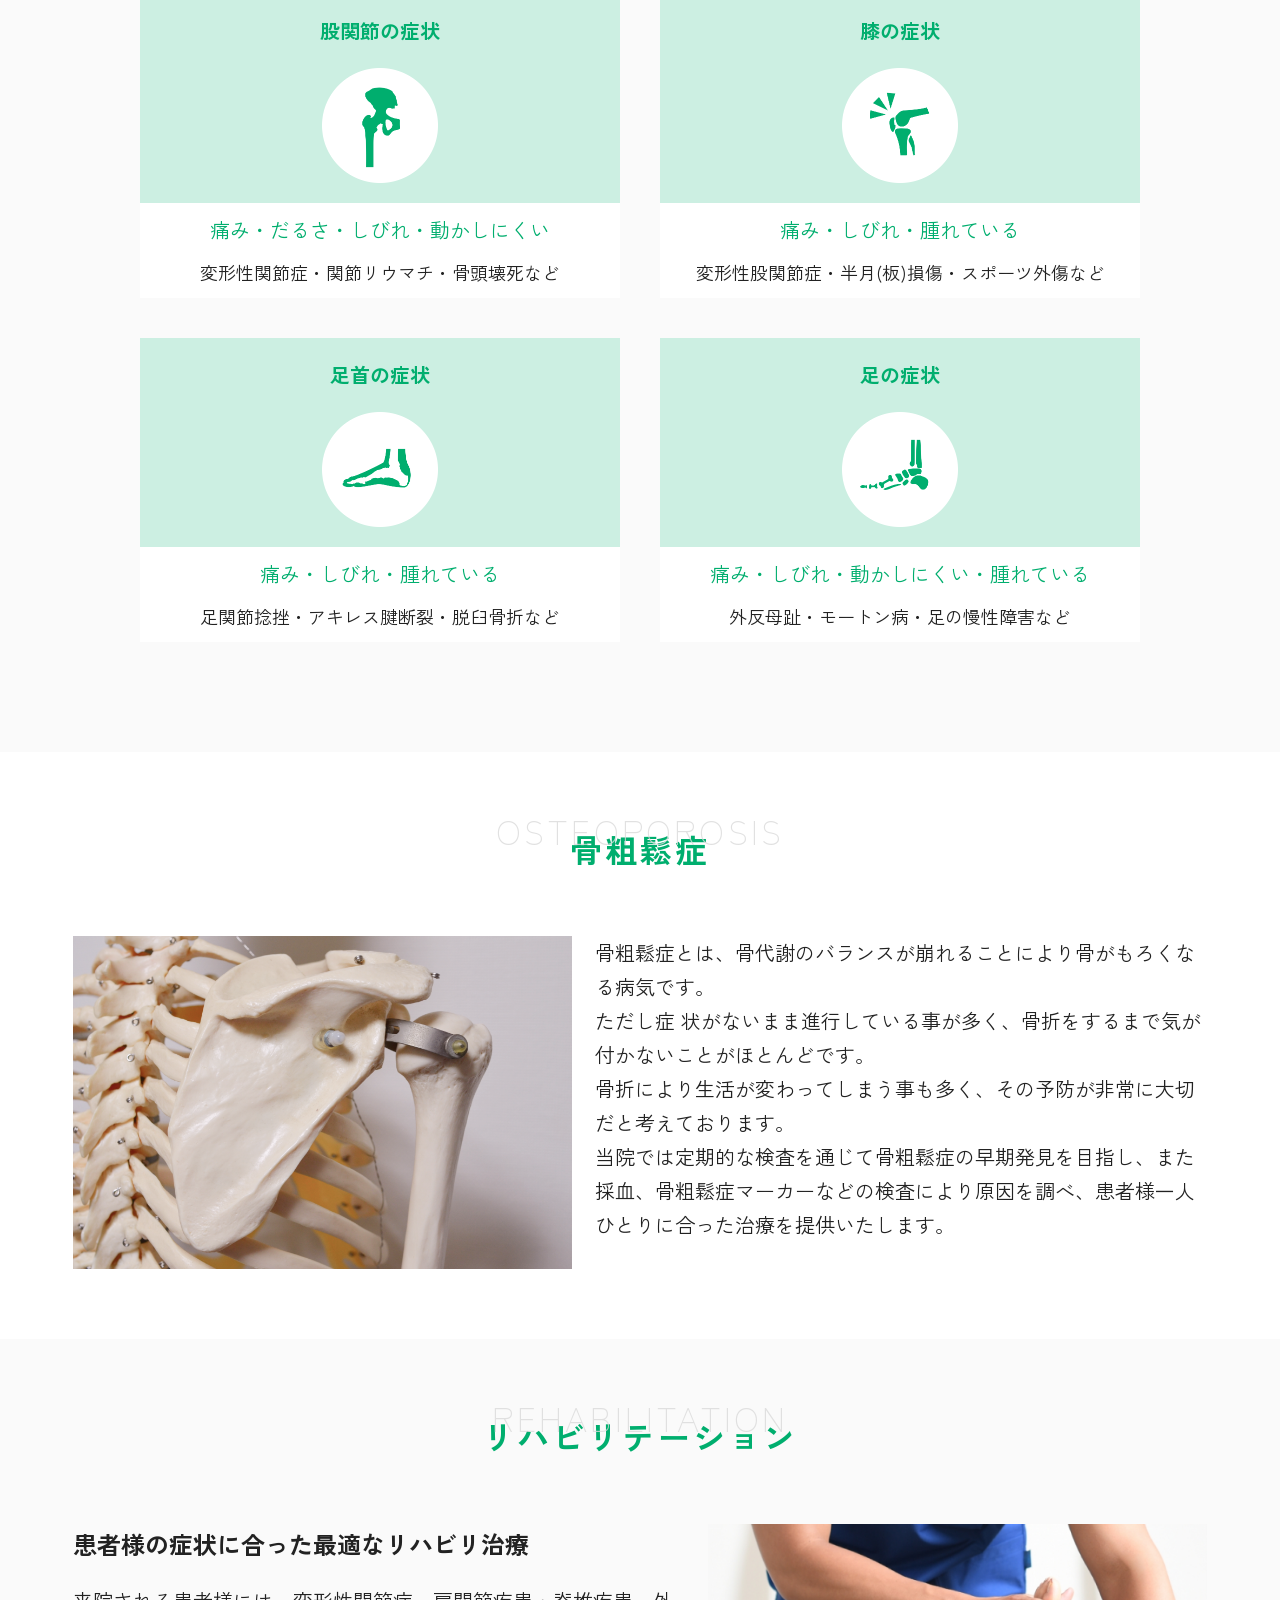
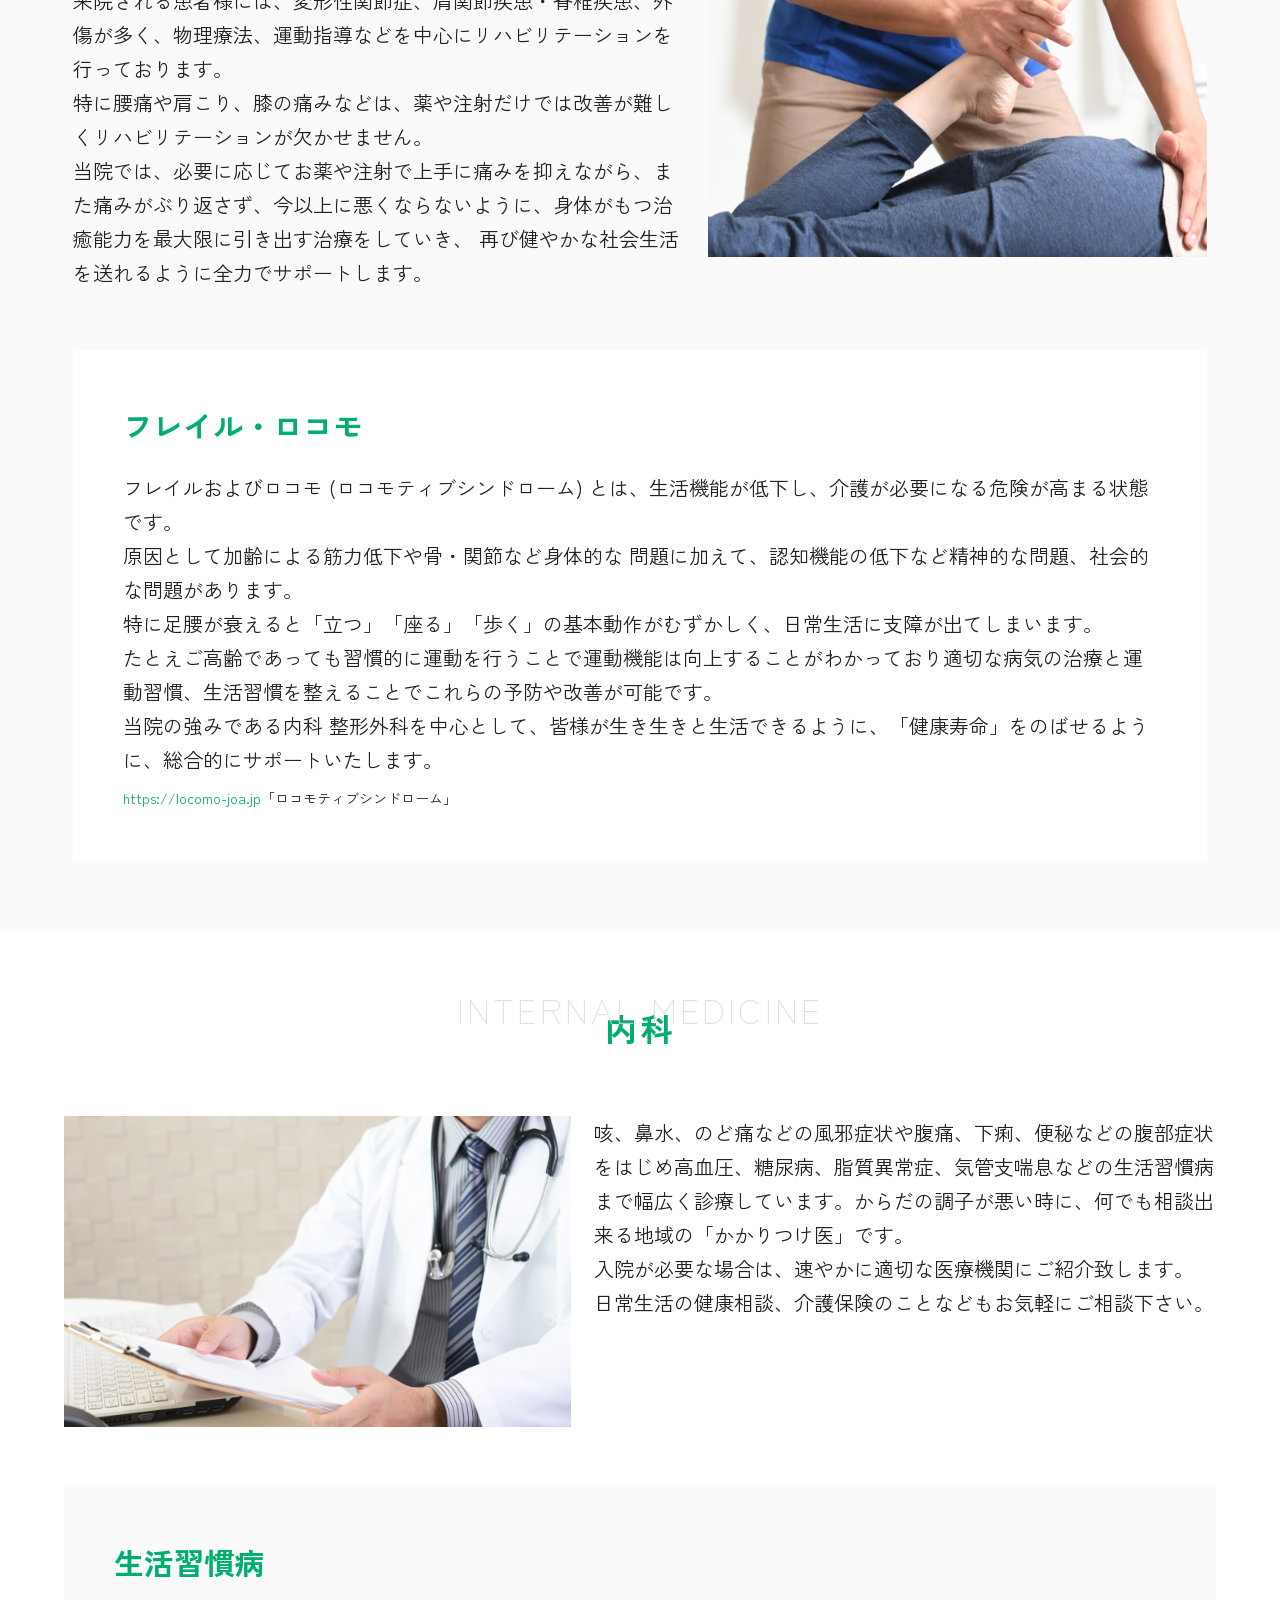
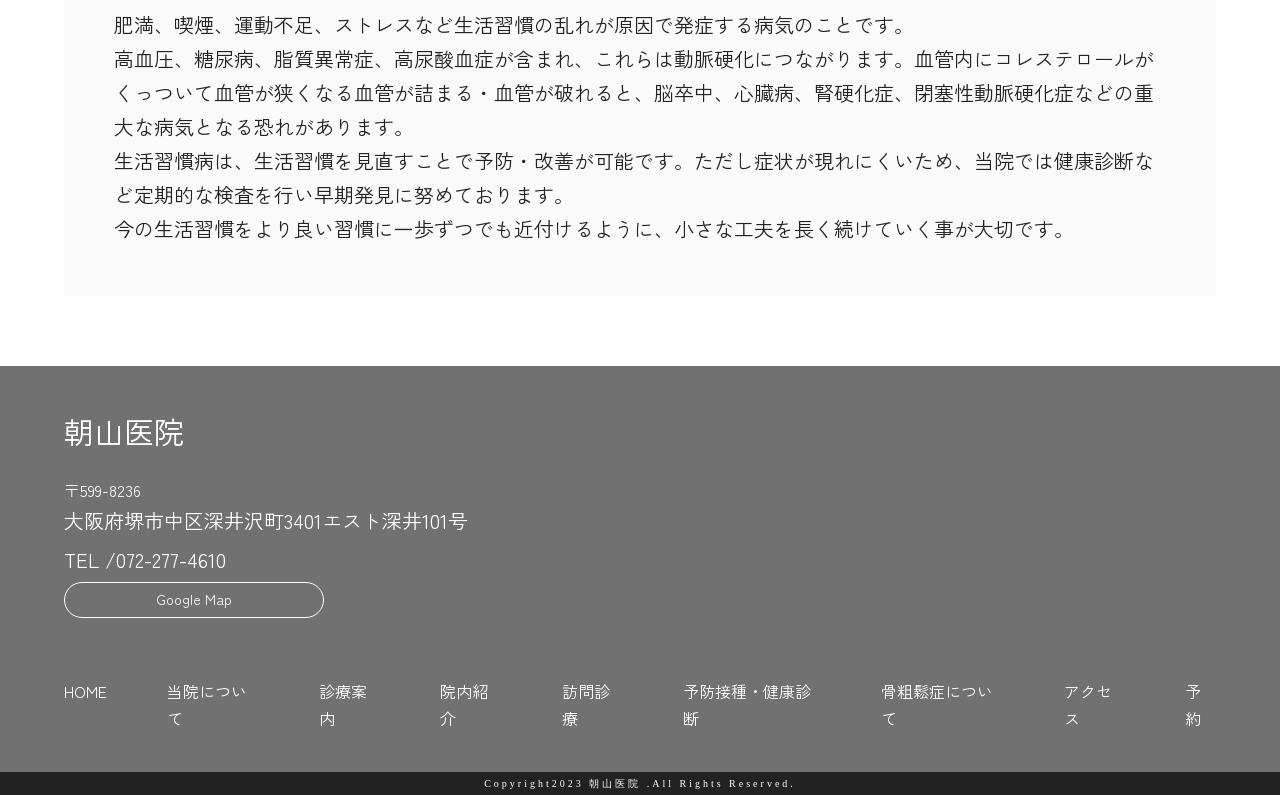
<file: treatment.html>
<!DOCTYPE html>
<html lang="ja">
  <head prefix="og: http://ogp.me/ns#">
    <!-- google font -->
    <link rel="preconnect" href="https://fonts.googleapis.com">
    <link rel="preconnect" href="https://fonts.gstatic.com" crossorigin>
    <link href="https://fonts.googleapis.com/css2?family=Zen+Kaku+Gothic+New:wght@300;400;500;700;900&display=swap" rel="stylesheet">

  
    <!-- css -->
    <link href="css/reset.css" rel="stylesheet">
    <link href="css/style.css" rel="stylesheet">
  
    <!--OGP-->
    <meta name="viewport" content="width=device-width,initial-scale=1.0,minimum-scale=1.0">
    <meta http-equiv="X-UA-Compatible" content="IE=Edge">
    <meta name="format-detection" content="telephone=no">
    <meta name="description" content="堺市中区深井にあります、朝山医院です。内科・消化器内科・整形外科・リハビリテーション。「痛み」に寄り添い、「想い」を汲み取った、温もりのある医療をご提供いたします。">
    <meta property="og:title" content="朝山医院">
    <meta property="og:site_name" content="堺市中区深井にあります、朝山医院です。">
    <meta property="og:type" content="website">
    <meta property="og:description" content="堺市中区深井にあります、朝山医院です。内科・消化器内科・整形外科・リハビリテーション。「痛み」に寄り添い、「想い」を汲み取った、温もりのある医療をご提供いたします。">
    <meta property="og:url" content="https://asayama-hospital.info/">
    <meta property="og:image" content="https://asayama-hospital.info/img/common/ogp.png">
    <link rel="canonical" href="https://asayama-hospital.info/">
    <meta name="twitter:card" content="summary">
    <meta name="twitter:image:src" content="https://asayama-hospital.info/img/common/ogp.png">
    <link rel="manifest" href="manifest.webmanifest">
    <link rel="icon" type="img/x-icon" href="img/common/favicon.ico" sizes="32x32">
    <link rel="icon" type="img/png" href="img/common/favicon.png">
    <link rel="icon" type="image/svg+xml" href="img/common/favicon.svg">
    <link rel="apple-touch-icon" type="image/png" href="img/common/favicon.png">
    <meta charset="UTF-8">
    <meta name="viewport" content="width=device-width, initial-scale=1.0">
    <title>診療案内 | 朝山医院</title>
  </head>
  
  <body>
    <div class="wrapper treatment">
      <header class="header" id="header">
        <div class="header__inner">
          <h1 class="logo_pc">
            <a href="index.html">
              <img src="img/common/logo.png" alt="ロゴ画像">
            </a>
          </h1>
          <div class="nav_wrap">
            <ul class="navigation">
              <li><a href="index.html" aria-label="TOPページへ移動する"><img src="img/common/home_icon.svg" alt="アイコン画像"><span>HOME</span></a></li>
              <li><a href="about.html" aria-label="当院についてへ移動する">当院について<span>ABOUT</span></a></li>
              <li class="active"><a href="treatment.html" aria-label="診療案内へ移動する">診療案内<span>TREATMENT</span></a></li>
              <li><a href="introduction.html" aria-label="院内紹介へ移動する">院内紹介<span>INTRODUCTION</span></a></li>
              <li><a href="home-visit-medical.html" aria-label="訪問診療へ移動する">訪問診療<span>HOME VISIT MEDICAL</span></a></li>
              <li><a href="vaccination.html" aria-label="予防接種・健康診断へ移動する">予防接種・健康診断<span>VACCINATION・HEALTH CHECK</span></a></li>
              <li><a href="osteoporosis.html" aria-label="骨粗鬆症についてへ移動する">骨粗鬆症について<span>OSTEOPOROSIS</span></a></li>
              <li><a href="access.html" aria-label="アクセスへ移動する">アクセス<span>ACCESS</span></a></li>
              <li><a href="reservation.html" aria-label="予約へ移動する">予約<span>RESERVATION</span></a></li>
            </ul>
          </div>
          <div class="header__sp">
            <img class="sp_logo" src="img/common/logo.png" alt="ロゴ画像">
            <div class="menu-trigger">
              <span></span>
              <span></span>
              <span></span>
            </div>
          </div>
        </div>
      </header>
      <nav class="gnav">
        <div class="gnav__wrap">
          <ul class="gnav__menu">
            <li class="gnav__menu__item"><a href="index.html" aria-label="TOPページへ移動する">TOP</a></li>
            <li class="gnav__menu__item"><a href="about.html" aria-label="当院についてへ移動する">当院について</a></li>
            <li class="gnav__menu__item"><a href="treatment.html" aria-label="診療案内へ移動する">診療案内</a></li>
            <li class="gnav__menu__item"><a href="introduction.html" aria-label="院内紹介へ移動する">院内案内</a></li>
            <li class="gnav__menu__item"><a href="home-visit-medical.html" aria-label="訪問診療へ移動する">訪問診療</a></li>
            <li class="gnav__menu__item"><a href="vaccination.html" aria-label="予防接種・健康診断へ移動する">予防接種・健康診断</a></li>
            <li class="gnav__menu__item"><a href="osteoporosis.html" aria-label="骨粗鬆症についてへ移動する">骨粗鬆症について</a></li>
            <li class="gnav__menu__item"><a href="access.html" aria-label="アクセスへ移動する">アクセス</a></li>
            <li class="gnav__menu__item"><a href="reservation.html" aria-label="予約移動する">予約</a></li>
          </ul>
          <a href="tel:0722774610" class="tel">TEL：072-277-4610</a>
        </div>
      </nav>
      <div class="sub_mv">
        <h2 class="title">診療案内<span>TREATMENT</span></h2>
      </div>
      <div class="orthopedics" id="orthopedics">
        <p class="sec_title">整形外科<span>ORTHOPEDICS</span></p>
        <p class="text">関節、骨や筋肉など 「運動器」 を<br class="br_sp">診る専門科です。<br>
          関節の痛み、骨粗鬆症、<br class="br_sp">リウマチの治療に加えて、<br>
          ケガや捻挫、骨折、<br class="br_sp">交通事故など外傷の診療を行います。
        </p>
        <div class="items">
          <div class="item">
            <div class="icon">
              <p>首の症状</p>
              <img src="img/treatment/icon1.png" alt="首の骨のアイコン">
            </div>
            <p class="title">痛み・だるさ・こり</p>
            <p class="text">頚椎椎間板ヘルニア・頚椎症性脊髄症など</p>
          </div>
          <div class="item">
            <div class="icon">
              <p>肩の症状</p>
              <img src="img/treatment/icon2.png" alt="肩のアイコン">
            </div>
            <p class="title">痛み・だるさ・しびれ・こり<br class="br_sp">・腕が上がらない</p>
            <p class="text">五十肩（肩関節周囲炎）・肩腱板断裂など</p>
          </div>
          <div class="item">
            <div class="icon">
              <p>腰の症状</p>
              <img src="img/treatment/icon3.png" alt="腰の骨のアイコン">
            </div>
            <p class="title">痛み・だるさ・突っ張る</p>
            <p class="text">腰椎椎間板ヘルニア・側弯症・ぎっくり腰など</p>
          </div>
          <div class="item">
            <div class="icon">
              <p>手・腕の症状</p>
              <img src="img/treatment/icon4.png" alt="手の骨のアイコン">
            </div>
            <p class="title">痛み・しびれ・動かしにくい</p>
            <p class="text">ばね指・ヘバーデン結節・橈骨神経麻痺など</p>
          </div>
          <div class="item">
            <div class="icon">
              <p>股関節の症状</p>
              <img src="img/treatment/icon5.png" alt="股関節の骨のアイコン">
            </div>
            <p class="title">痛み・だるさ・しびれ・動かしにくい</p>
            <p class="text">変形性関節症・関節リウマチ・骨頭壊死など</p>
          </div>
          <div class="item">
            <div class="icon">
              <p>膝の症状</p>
              <img src="img/treatment/icon6.png" alt="膝の骨のアイコン">
            </div>
            <p class="title">痛み・しびれ・腫れている</p>
            <p class="text">変形性股関節症・半月(板)損傷<br class="br_sp">・スポーツ外傷など</p>
          </div>
          <div class="item">
            <div class="icon">
              <p>足首の症状</p>
              <img src="img/treatment/icon7.png" alt="足の骨のアイコン">
            </div>
            <p class="title">痛み・しびれ・腫れている</p>
            <p class="text">足関節捻挫・アキレス腱断裂・脱臼骨折など</p>
          </div>
          <div class="item">
            <div class="icon">
              <p>足の症状</p>
              <img src="img/treatment/icon8.png" alt="足の骨のアイコン">
            </div>
            <p class="title">痛み・しびれ・動かしにくい・腫れている</p>
            <p class="text">外反母趾・モートン病・足の慢性障害など</p>
          </div>
        </div>
      </div>
      <div class="osteoporosis">
        <p class="sec_title">骨粗鬆症<span>OSTEOPOROSIS</span></p>
        <div class="inner">
          <img src="img/treatment/treatment_img1.png" alt="骨の写真">
          <p>骨粗鬆症とは、骨代謝のバランスが崩れることにより骨がもろくなる病気です。<br>
            ただし症 状がないまま進行している事が多く、骨折をするまで気が付かないことがほとんどです。 <br>
            骨折により生活が変わってしまう事も多く、その予防が非常に大切だと考えております。<br>
            当院では定期的な検査を通じて骨粗鬆症の早期発見を目指し、また採血、骨粗鬆症マーカーなどの検査により原因を調べ、患者様一人ひとりに合った治療を提供いたします。</p>
        </div>
      </div>
      <div class="rehabilitation" id="rehabilitation">
        <p class="sec_title">リハビリテーション<span>REHABILITATION</span></p>
        <div class="inner">
          <div class="texr_wrap">
            <p>患者様の症状に合った最適なリハビリ治療</p>
            <p>来院される患者様には、変形性関節症、肩関節疾患・脊椎疾患、外傷が多く、物理療法、運動指導などを中心にリハビリテーションを行っております。<br>
              特に腰痛や肩こり、膝の痛みなどは、薬や注射だけでは改善が難しくリハビリテーションが欠かせません。<br>
              当院では、必要に応じてお薬や注射で上手に痛みを抑えながら、また痛みがぶり返さず、今以上に悪くならないように、身体がもつ治癒能力を最大限に引き出す治療をしていき、 再び健やかな社会生活を送れるように全力でサポートします。
            </p>
          </div>
          <img src="img/treatment/treatment_img2.png" alt="リハビリをしている写真">
          <div class="box">
            <p>フレイル・ロコモ</p>
            <p>フレイルおよびロコモ (ロコモティブシンドローム) とは、生活機能が低下し、介護が必要になる危険が高まる状態です。<br>
              原因として加齢による筋力低下や骨・関節など身体的な 問題に加えて、認知機能の低下など精神的な問題、社会的な問題があります。<br>
              特に足腰が衰えると「立つ」「座る」「歩く」の基本動作がむずかしく、日常生活に支障が出てしまいます。<br>
              たとえご高齢であっても習慣的に運動を行うことで運動機能は向上することがわかっており適切な病気の治療と運動習慣、生活習慣を整えることでこれらの予防や改善が可能です。<br>
              当院の強みである内科 整形外科を中心として、皆様が生き生きと生活できるように、「健康寿命」をのばせるように、総合的にサポートいたします。<br>
              <span><a href="https://locomo-joa.jp" target="_blank" >https://locomo-joa.jp</a>「ロコモティブシンドローム」</span>
            </p>
          </div>
        </div>
      </div>
      <div class="internalmedicine" id="internalmedicine">
        <p class="sec_title">内科<span>INTERNAL MEDICINE</span></p>
        <div class="inner">
          <img src="img/treatment/treatment_img3.png" alt="医師の写真">
          <div class="texr_wrap">
            <p>
            咳、鼻水、のど痛などの風邪症状や腹痛、下痢、便秘などの腹部症状をはじめ高血圧、糖尿病、脂質異常症、気管支喘息などの生活習慣病まで幅広く診療しています。からだの調子が悪い時に、何でも相談出来る地域の「かかりつけ医」です。<br>
            入院が必要な場合は、速やかに適切な医療機関にご紹介致します。<br>
            日常生活の健康相談、介護保険のことなどもお気軽にご相談下さい。
            </p>
          </div>
          <div class="box">
            <p>生活習慣病</p>
            <p>肥満、喫煙、運動不足、ストレスなど生活習慣の乱れが原因で発症する病気のことです。<br>
              高血圧、糖尿病、脂質異常症、高尿酸血症が含まれ、これらは動脈硬化につながります。血管内にコレステロールがくっついて血管が狭くなる血管が詰まる・血管が破れると、脳卒中、心臓病、腎硬化症、閉塞性動脈硬化症などの重大な病気となる恐れがあります。<br>
              生活習慣病は、生活習慣を見直すことで予防・改善が可能です。ただし症状が現れにくいため、当院では健康診断など定期的な検査を行い早期発見に努めております。<br>
              今の生活習慣をより良い習慣に一歩ずつでも近付けるように、小さな工夫を長く続けていく事が大切です。
            </p>
          </div>
        </div>
      </div>
    </div>
    <footer>
      <div class="footer_inner">
        <div class="address">
          <p>朝山医院</p>
          <p><span>〒599-8236</span><br class="br_sp">大阪府堺市中区深井沢町3401<br class="br_sp">エスト深井101号</p>
          <p><span>TEL /</span>072-277-4610</p>
          <a href="https://maps.app.goo.gl/jqEATra2WUSZ3GXs8" target="_blank">Google Map</a>
        </div>
        <ul class="link">
          <li><a href="index.html" aria-label="トップページへ移動する">HOME</a></li>
          <li><a href="about.html" aria-label="当院についてへ移動する">当院について</a></li>
          <li><a href="treatment.html" aria-label="診療案内へ移動する">診療案内</a></li>
          <li><a href="introduction.html" aria-label="院内紹介へ移動する">院内紹介</a></li>
          <li><a href="home-visit-medical.html" aria-label="訪問診療へ移動する">訪問診療</a></li>
          <li><a href="vaccination.html" aria-label="予防接種・健康診断へ移動する">予防接種・健康診断</a></li>
          <li><a href="osteoporosis.html" aria-label="骨粗鬆症についてへ移動する">骨粗鬆症について</a></li>
          <li><a href="access.html" aria-label="アクセスへ移動する">アクセス</a></li>
          <li><a href="reservation.html" aria-label="予約へ移動する">予約</a></li>
        </ul>
      </div>
      <small>Copyright2023 朝山医院 .All Rights Reserved.</small>
    </footer>
    <script src="https://code.jquery.com/jquery-3.4.1.min.js"
      integrity="sha256-CSXorXvZcTkaix6Yvo6HppcZGetbYMGWSFlBw8HfCJo=" crossorigin="anonymous"></script>
    <script src="js/common.js"></script>
  </body>
</html>
</file>
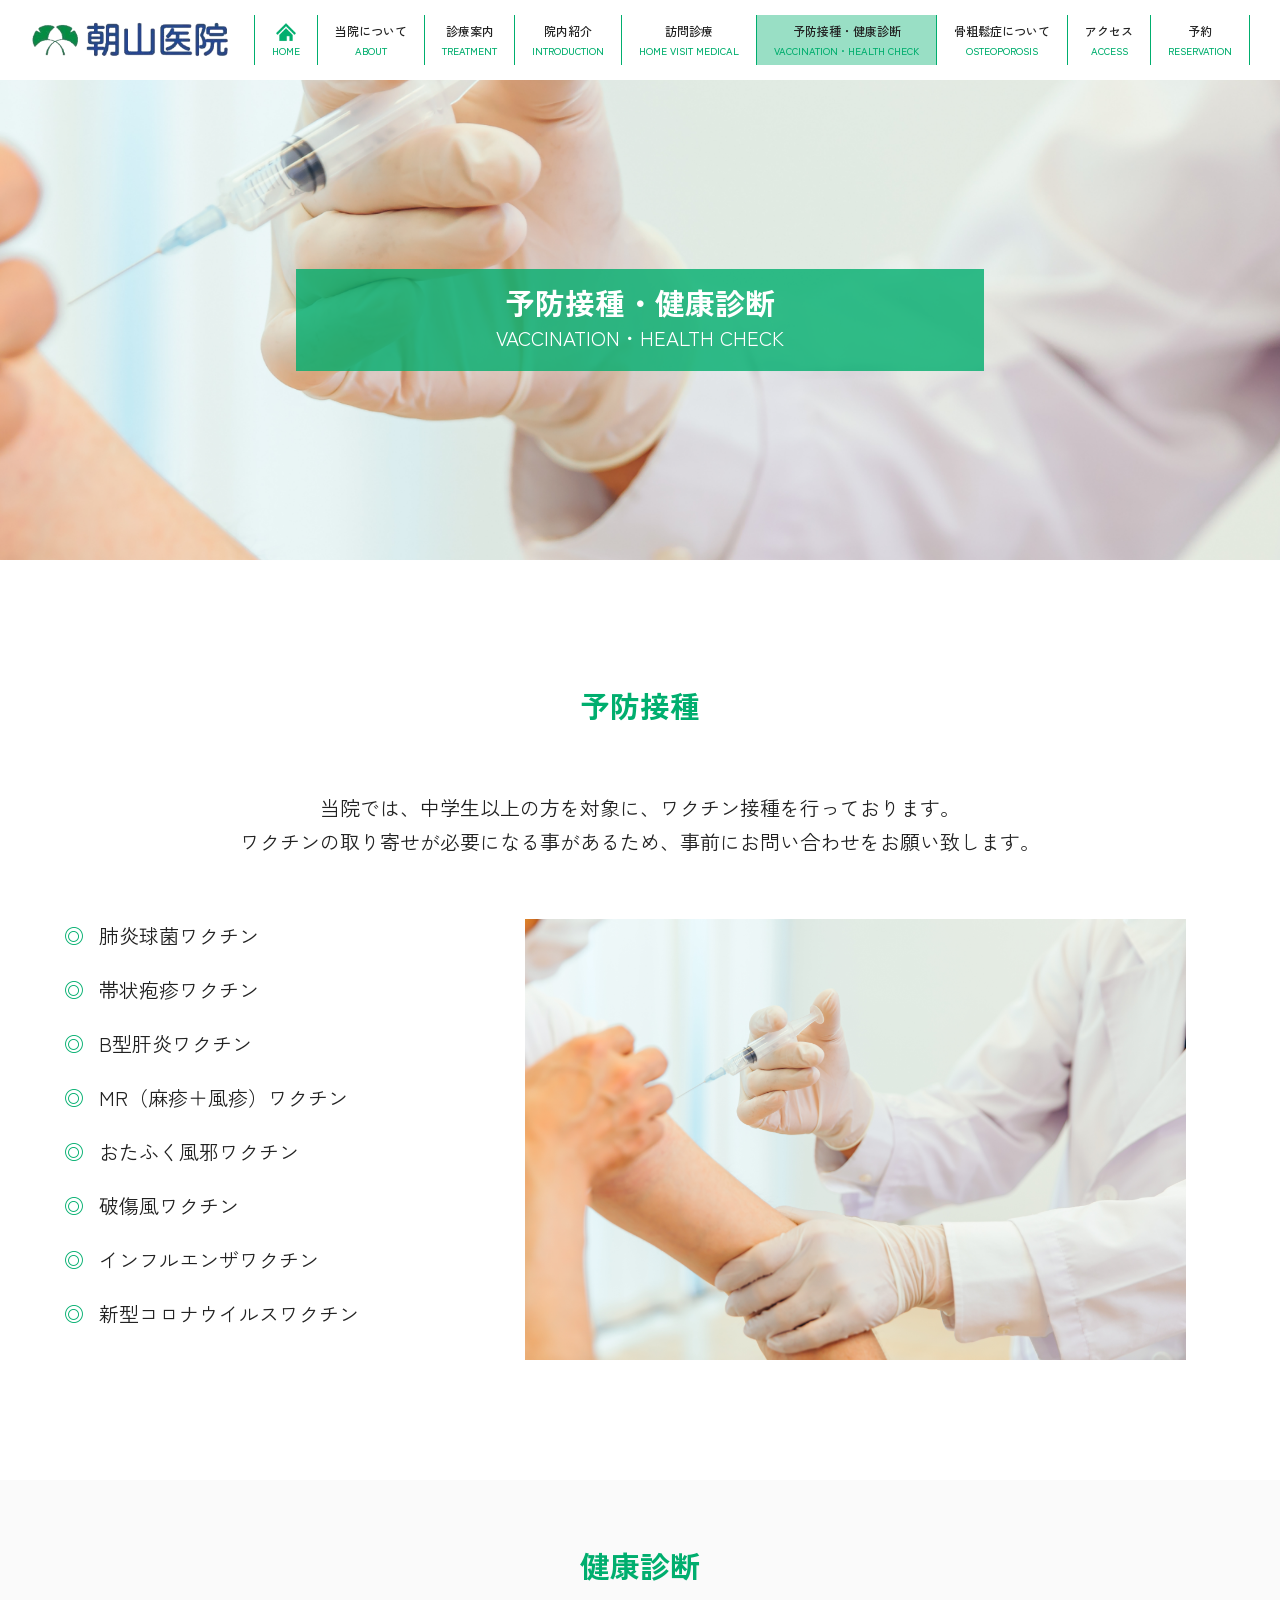
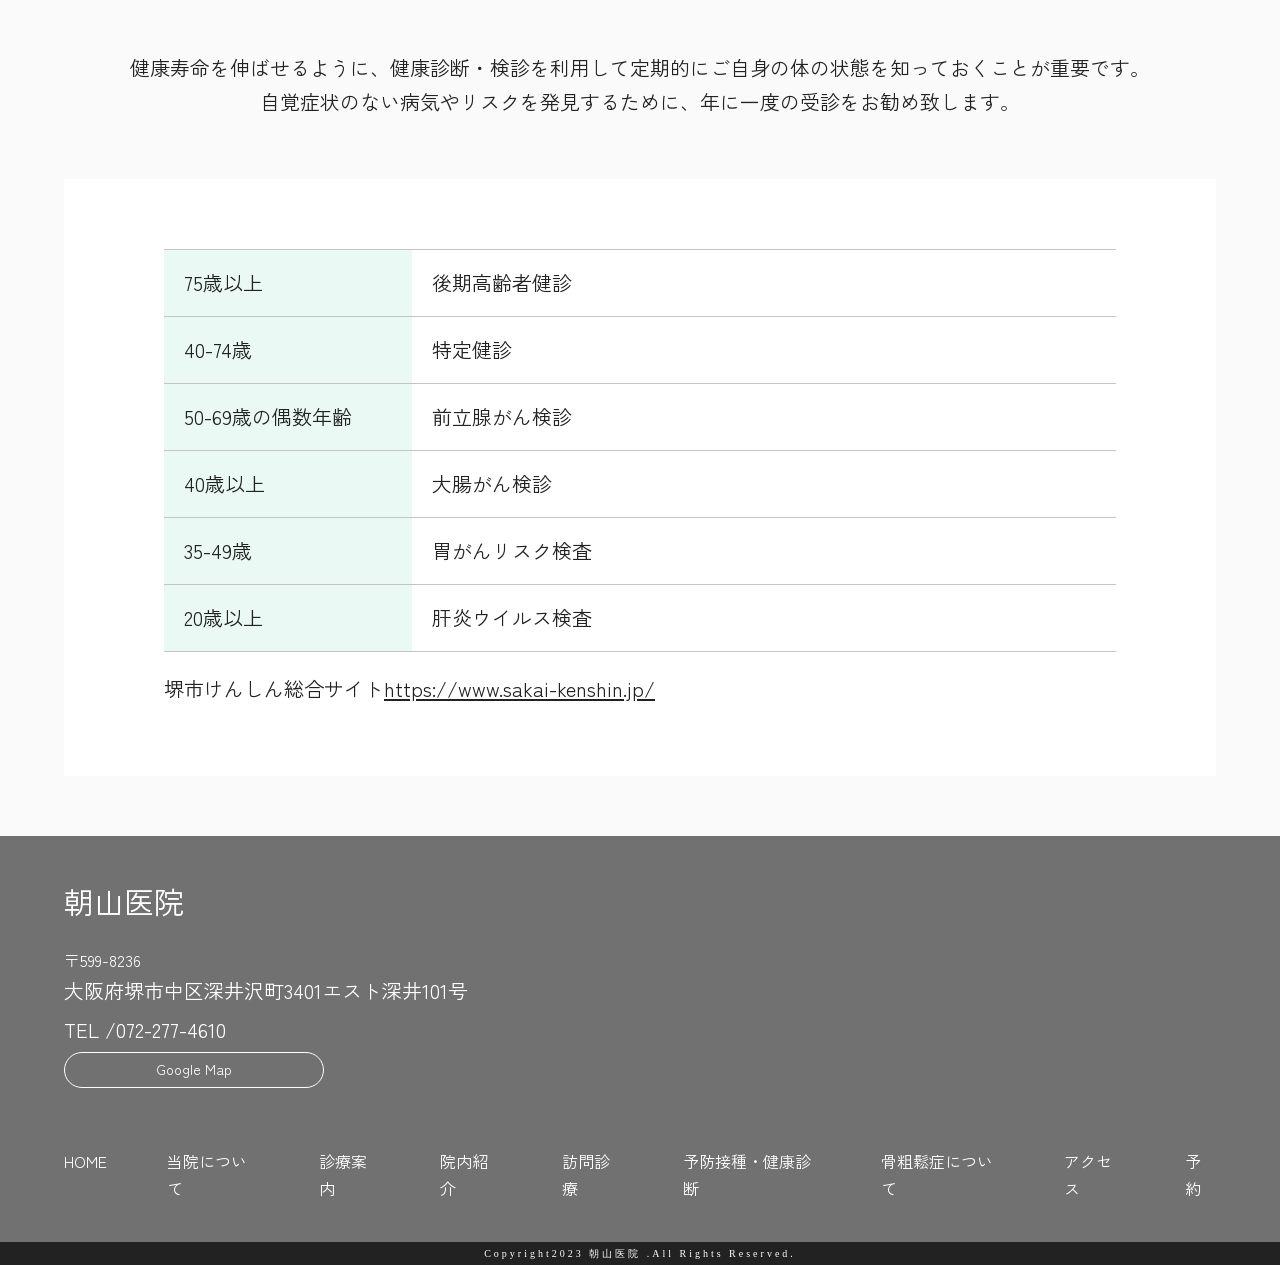
<file: vaccination.html>
<!DOCTYPE html>
<html lang="ja">
  <head prefix="og: http://ogp.me/ns#">
    <!-- google font -->
    <link rel="preconnect" href="https://fonts.googleapis.com">
    <link rel="preconnect" href="https://fonts.gstatic.com" crossorigin>
    <link href="https://fonts.googleapis.com/css2?family=Zen+Kaku+Gothic+New:wght@300;400;500;700;900&display=swap" rel="stylesheet">
  
    <!-- css -->
    <link href="css/reset.css" rel="stylesheet">
    <link href="css/style.css" rel="stylesheet">
  
    <!--OGP-->
    <meta name="viewport" content="width=device-width,initial-scale=1.0,minimum-scale=1.0">
    <meta http-equiv="X-UA-Compatible" content="IE=Edge">
    <meta name="format-detection" content="telephone=no">
    <meta name="description" content="堺市中区深井にあります、朝山医院です。内科・消化器内科・整形外科・リハビリテーション。「痛み」に寄り添い、「想い」を汲み取った、温もりのある医療をご提供いたします。">
    <meta property="og:title" content="朝山医院">
    <meta property="og:site_name" content="堺市中区深井にあります、朝山医院です。">
    <meta property="og:type" content="website">
    <meta property="og:description" content="堺市中区深井にあります、朝山医院です。内科・消化器内科・整形外科・リハビリテーション。「痛み」に寄り添い、「想い」を汲み取った、温もりのある医療をご提供いたします。">
    <meta property="og:url" content="https://asayama-hospital.info/">
    <meta property="og:image" content="https://asayama-hospital.info/img/common/ogp.png">
    <link rel="canonical" href="https://asayama-hospital.info/">
    <meta name="twitter:card" content="summary">
    <meta name="twitter:image:src" content="https://asayama-hospital.info/img/common/ogp.png">
    <link rel="manifest" href="manifest.webmanifest">
    <link rel="icon" type="img/x-icon" href="img/common/favicon.ico" sizes="32x32">
    <link rel="icon" type="img/png" href="img/common/favicon.png">
    <link rel="icon" type="image/svg+xml" href="img/common/favicon.svg">
    <link rel="apple-touch-icon" type="image/png" href="img/common/favicon.png">
    <meta charset="UTF-8">
    <meta name="viewport" content="width=device-width, initial-scale=1.0">
    <title>予防接種・健康診断 | 朝山医院</title>
  </head>
  
  <body>
    <div class="wrapper vaccination">
      <header class="header" id="header">
        <div class="header__inner">
          <h1 class="logo_pc">
            <a href="index.html">
              <img src="img/common/logo.png" alt="ロゴ画像">
            </a>
          </h1>
          <div class="nav_wrap">
            <ul class="navigation">
              <li><a href="index.html" aria-label="TOPページへ移動する"><img src="img/common/home_icon.svg" alt="アイコン画像"><span>HOME</span></a></li>
              <li><a href="about.html" aria-label="当院についてへ移動する">当院について<span>ABOUT</span></a></li>
              <li><a href="treatment.html" aria-label="診療案内へ移動する">診療案内<span>TREATMENT</span></a></li>
              <li><a href="introduction.html" aria-label="院内紹介へ移動する">院内紹介<span>INTRODUCTION</span></a></li>
              <li><a href="home-visit-medical.html" aria-label="訪問診療へ移動する">訪問診療<span>HOME VISIT MEDICAL</span></a></li>
              <li class="active"><a href="vaccination.html" aria-label="予防接種・健康診断へ移動する">予防接種・健康診断<span>VACCINATION・HEALTH CHECK</span></a></li>
              <li><a href="osteoporosis.html" aria-label="骨粗鬆症についてへ移動する">骨粗鬆症について<span>OSTEOPOROSIS</span></a></li>
              <li><a href="access.html" aria-label="アクセスへ移動する">アクセス<span>ACCESS</span></a></li>
              <li><a href="reservation.html" aria-label="予約へ移動する">予約<span>RESERVATION</span></a></li>
            </ul>
          </div>
          <div class="header__sp">
            <img class="sp_logo" src="img/common/logo.png" alt="ロゴ画像">
            <div class="menu-trigger">
              <span></span>
              <span></span>
              <span></span>
            </div>
          </div>
        </div>
      </header>
      <nav class="gnav">
        <div class="gnav__wrap">
          <ul class="gnav__menu">
            <li class="gnav__menu__item"><a href="index.html" aria-label="TOPページへ移動する">TOP</a></li>
            <li class="gnav__menu__item"><a href="about.html" aria-label="当院についてへ移動する">当院について</a></li>
            <li class="gnav__menu__item"><a href="treatment.html" aria-label="診療案内へ移動する">診療案内</a></li>
            <li class="gnav__menu__item"><a href="introduction.html" aria-label="院内紹介へ移動する">院内案内</a></li>
            <li class="gnav__menu__item"><a href="home-visit-medical.html" aria-label="訪問診療へ移動する">訪問診療</a></li>
            <li class="gnav__menu__item"><a href="vaccination.html" aria-label="予防接種・健康診断へ移動する">予防接種・健康診断</a></li>
            <li class="gnav__menu__item"><a href="osteoporosis.html" aria-label="骨粗鬆症についてへ移動する">骨粗鬆症について</a></li>
            <li class="gnav__menu__item"><a href="access.html" aria-label="アクセスへ移動する">アクセス</a></li>
            <li class="gnav__menu__item"><a href="reservation.html" aria-label="予約移動する">予約</a></li>
          </ul>
          <a href="tel:0722774610" class="tel">TEL：072-277-4610</a>
        </div>
      </nav>
      <div class="sub_mv">
        <h2 class="title">予防接種・健康診断<span>VACCINATION・HEALTH CHECK</span></h2>
      </div>
      <div class="sec_1">
        <p class="title">
          予防接種
        </p>
        <p class="text">
          当院では、中学生以上の方を対象に、<br class="br_sp">ワクチン接種を行っております。<br>
          ワクチンの取り寄せが必要になる事があるため、事前にお問い合わせをお願い致します。
        </p>
        <div class="list">
          <ul>
            <li>肺炎球菌ワクチン</li>
            <li>帯状疱疹ワクチン</li>
            <li>B型肝炎ワクチン</li>
            <li>MR（麻疹＋風疹）ワクチン</li>
            <li>おたふく風邪ワクチン</li>
            <li>破傷風ワクチン</li>
            <li>インフルエンザワクチン</li>
            <li>新型コロナウイルスワクチン</li>
          </ul>
          <img src="img/vaccination/vaccination_img2.png" alt="予防接種のイメージ画像">
        </div>
      </div>
      <div class="sec_2">
        <div class="inner">
          <p class="title">健康診断</p>
          <p class="text">
            健康寿命を伸ばせるように、健康診断・検診を利用して定期的にご自身の体の状態を知っておくことが重要です。<br>
            自覚症状のない病気やリスクを発見するために、年に一度の受診をお勧め致します。
          </p>
          <div class="list_wrap">
            <dl>
              <div>
                <dt>75歳以上</dt>
                <dd>後期高齢者健診</dd>
              </div>
              <div>
                <dt>40-74歳</dt>
                <dd>特定健診</dd>
              </div>
              <div>
                <dt>50-69歳の偶数年齢</dt>
                <dd>前立腺がん検診</dd>
              </div>
              <div>
                <dt>40歳以上</dt>
                <dd>大腸がん検診</dd>
              </div>
              <div>
                <dt>35-49歳</dt>
                <dd>胃がんリスク検査</dd>
              </div>
              <div>
                <dt>20歳以上</dt>
                <dd>肝炎ウイルス検査</dd>
              </div>
            </dl>
            <p class="note">
              堺市けんしん総合サイト<a href="https://www.sakai-kenshin.jp/">https://www.sakai-kenshin.jp/</a> 
            </p>
          </div>
        </div>
      </div>
    </div>
    <footer>
      <div class="footer_inner">
        <div class="address">
          <p>朝山医院</p>
          <p><span>〒599-8236</span><br class="br_sp">大阪府堺市中区深井沢町3401<br class="br_sp">エスト深井101号</p>
          <p><span>TEL /</span>072-277-4610</p>
          <a href="https://maps.app.goo.gl/jqEATra2WUSZ3GXs8" target="_blank">Google Map</a>
        </div>
        <ul class="link">
          <li><a href="index.html" aria-label="トップページへ移動する">HOME</a></li>
          <li><a href="about.html" aria-label="当院についてへ移動する">当院について</a></li>
          <li><a href="treatment.html" aria-label="診療案内へ移動する">診療案内</a></li>
          <li><a href="introduction.html" aria-label="院内紹介へ移動する">院内紹介</a></li>
          <li><a href="home-visit-medical.html" aria-label="訪問診療へ移動する">訪問診療</a></li>
          <li><a href="vaccination.html" aria-label="予防接種・健康診断へ移動する">予防接種・健康診断</a></li>
          <li><a href="osteoporosis.html" aria-label="骨粗鬆症についてへ移動する">骨粗鬆症について</a></li>
          <li><a href="access.html" aria-label="アクセスへ移動する">アクセス</a></li>
          <li><a href="reservation.html" aria-label="予約へ移動する">予約</a></li>
        </ul>
      </div>
      <small>Copyright2023 朝山医院 .All Rights Reserved.</small>
    </footer>
    <script src="https://code.jquery.com/jquery-3.4.1.min.js"
      integrity="sha256-CSXorXvZcTkaix6Yvo6HppcZGetbYMGWSFlBw8HfCJo=" crossorigin="anonymous"></script>
    <script src="js/common.js"></script>
  </body>
</html>
</file>
<file: css/style.css>
@charset "UTF-8";
/*---------------------------------

  header

---------------------------------*/
.header {
  background: rgba(255, 255, 255, 0.8);
  height: 8rem;
  position: fixed;
  display: flex;
  align-items: center;
  z-index: 13;
  top: 0;
  left: 0;
  width: 100%;
}
@media screen and (max-width: 1024px) {
  .header {
    height: 7rem;
  }
}
@media screen and (max-width: 480px) {
  .header {
    height: 4rem;
  }
}
.header__inner {
  width: 100%;
  display: flex;
  justify-content: space-between;
  align-items: center;
  padding: 0 30px;
}
@media screen and (max-width: 1024px) {
  .header__inner {
    padding: 10px;
  }
}
@media screen and (max-width: 480px) {
  .header__inner {
    padding: 5px;
  }
}
.header .logo_pc {
  width: 30%;
  max-width: 200px;
}
@media screen and (max-width: 1200px) {
  .header .logo_pc {
    display: none;
  }
}
.header .nav_wrap {
  display: flex;
  align-items: flex-end;
}
@media screen and (max-width: 1200px) {
  .header .nav_wrap {
    display: none;
  }
}
.header .nav_wrap .navigation {
  display: flex;
  align-items: center;
  list-style: none;
}
.header .nav_wrap .navigation li {
  position: relative;
  padding: 0 17px;
  height: 5rem;
  display: flex;
  justify-content: center;
  align-items: center;
  border-left: 1px solid #00AE6E;
}
.header .nav_wrap .navigation li:last-child {
  border-right: 1px solid #00AE6E;
}
.header .nav_wrap .navigation li a {
  color: #222;
  font-size: 1.2rem;
  font-weight: 500;
  display: flex;
  flex-direction: column;
  align-items: center;
}
.header .nav_wrap .navigation li a span {
  display: block;
  color: #00AE6E;
  font-size: 1rem;
}
.header .nav_wrap .navigation li a img {
  width: 20px;
  height: 20px;
}
.header .nav_wrap .navigation li.navbtn {
  width: 260px;
  height: 6rem;
  border-radius: 50px;
}
.header .nav_wrap .navigation li.navbtn a {
  font-size: 2.2rem;
  padding-left: 30px;
  display: flex;
  align-items: center;
  justify-content: center;
  width: 100%;
  height: 100%;
  position: relative;
}
.header .nav_wrap .navigation li.navbtn a::before {
  content: "";
  position: absolute;
  width: 34px;
  height: 34px;
  background-size: contain;
  background-repeat: no-repeat;
  top: 50%;
  left: 18px;
  transform: translateY(-50%);
}
.header .nav_wrap .navigation li.active {
  background-color: rgba(0, 174, 110, 0.4);
}
.header .nav_wrap .nav_btn {
  height: 9rem;
  border-radius: 0 10px 10px 0;
  display: flex;
  align-items: flex-start;
  justify-content: center;
  background: #00AE6E;
  position: relative;
  color: #fff;
  text-align: center;
  padding: 10px 14px 0;
}
.header .nav_wrap .nav_btn::after {
  content: "";
  position: absolute;
  width: 12px;
  height: 12px;
  background-size: contain;
  background-repeat: no-repeat;
  bottom: 10px;
  left: 50%;
  transform: translateX(-50%);
}
.header__sp {
  display: none;
  width: 100%;
  align-items: center;
  justify-content: space-between;
  position: relative;
}
.header__sp .sp_logo {
  width: 30%;
  max-width: 180px;
}
@media screen and (max-width: 1200px) {
  .header__sp {
    display: flex;
  }
}
.header__sp .menu-trigger,
.header__sp .menu-trigger span {
  display: inline-block;
  transition: all 0.4s;
  box-sizing: border-box;
}
.header__sp .menu-trigger {
  position: relative;
  width: 24px;
  height: 18px;
  border: none;
  appearance: none;
  cursor: pointer;
}
.header__sp .menu-trigger span {
  position: absolute;
  left: 0;
  width: 24px;
  height: 2px;
  background-color: #222;
}
.header__sp .menu-trigger span:nth-of-type(1) {
  top: 0;
}
.header__sp .menu-trigger span:nth-of-type(2) {
  top: 8px;
}
.header__sp .menu-trigger span:nth-of-type(3) {
  bottom: 0;
}
.header__sp .menu-trigger.active span:nth-of-type(1) {
  transform: translateY(11px) rotate(-45deg);
}
.header__sp .menu-trigger.active span:nth-of-type(2) {
  opacity: 0;
}
.header__sp .menu-trigger.active span:nth-of-type(3) {
  transform: translateY(-5px) rotate(45deg);
}

.gnav {
  position: fixed;
  width: 100%;
  height: 100vh;
  min-height: 100vh;
  overflow: auto;
  padding: 8rem 0 2rem;
  left: 0;
  top: 0;
  background: #D4FFEF;
  z-index: 12;
  display: none;
}
.gnav__wrap > a {
  color: #00AE6E;
  font-weight: 700;
  font-size: 2.6rem;
  padding: 2rem;
}
.gnav__menu {
  margin-bottom: 3rem;
  padding: 0 2rem;
}
.gnav__menu__item a {
  display: block;
  padding: 3rem 1rem;
  color: #222;
  position: relative;
  font-size: 1.8rem;
  text-align: left;
  border-bottom: 1px solid #00AE6E;
}

/*---------------------------------

  footer

---------------------------------*/
footer {
  background: #717171;
  color: #fff;
}
footer .footer_inner {
  width: min(1200px, 90%);
  margin: 0 auto;
  padding: 4rem 0;
  display: flex;
  flex-direction: column;
}
@media screen and (max-width: 1024px) {
  footer .footer_inner {
    flex-direction: column-reverse;
  }
}
@media screen and (max-width: 1024px) {
  footer .address {
    text-align: center;
  }
}
footer .address p:nth-child(1) {
  font-size: 3rem;
  margin-bottom: 2rem;
}
@media screen and (max-width: 1024px) {
  footer .address p:nth-child(1) {
    font-size: 1.8rem;
  }
}
footer .address p:nth-child(2) {
  font-size: 2rem;
  margin-bottom: 0.5rem;
}
@media screen and (max-width: 1024px) {
  footer .address p:nth-child(2) {
    font-size: 1.6rem;
  }
}
footer .address p:nth-child(2) span {
  font-size: 1.6rem;
  display: block;
}
@media screen and (max-width: 1024px) {
  footer .address p:nth-child(2) span {
    display: inline-block;
    margin-right: 1.2rem;
  }
}
footer .address p:nth-child(3) {
  font-size: 2rem;
  margin-bottom: 0.5rem;
}
@media screen and (max-width: 1024px) {
  footer .address p:nth-child(3) {
    font-size: 1.6rem;
  }
}
footer .address a {
  font-size: 1.4rem;
  border: 1px solid #fff;
  border-radius: 3rem;
  height: 3.6rem;
  display: flex;
  align-items: center;
  justify-content: center;
  width: min(260px, 90%);
  margin-bottom: 6rem;
}
@media screen and (max-width: 1024px) {
  footer .address a {
    margin: 0 auto;
  }
}
footer .link {
  display: flex;
  justify-content: center;
}
@media screen and (max-width: 1024px) {
  footer .link {
    display: block;
    margin-bottom: 6rem;
    text-align: center;
  }
}
footer .link li {
  font-size: 1.6rem;
}
footer .link li:not(:last-child) {
  margin-right: 6rem;
}
@media screen and (max-width: 1024px) {
  footer .link li:not(:last-child) {
    margin-right: inherit;
    margin-bottom: 1rem;
  }
}
footer small {
  background-color: #222;
  color: #fff;
  font-size: 10px;
  font-family: Noto Sans;
  letter-spacing: 3px;
  text-align: center;
  display: block;
  padding: 3px 0;
}
@media screen and (max-width: 480px) {
  footer small {
    letter-spacing: 0;
  }
}

/*---------------------------------

  共通

---------------------------------*/
*, *:before, *:after {
  margin: 0;
  padding: 0;
  box-sizing: border-box;
}

html {
  font-size: 62.5%;
  scroll-behavior: smooth;
}

body {
  font-family: "Zen Kaku Gothic New", sans-serif;
  font-weight: 400;
  font-style: normal;
  font-size: 1.6em;
  color: #222;
  line-height: 1.7;
  background-color: #fff;
}

a {
  text-decoration: none;
  transition: 0.5s;
}
a:hover {
  opacity: 0.7;
}

img {
  width: 100%;
}

.wrapper {
  position: relative;
  overflow: hidden;
}

@media screen and (max-width: 1024px) {
  .br_pc {
    display: none;
  }
}

.br_tab {
  display: none;
}
@media screen and (max-width: 1024px) {
  .br_tab {
    display: block;
  }
}

.br_sp {
  display: none;
}
@media screen and (max-width: 480px) {
  .br_sp {
    display: block;
  }
}

.sec_title {
  text-align: center;
  font-weight: 700;
  color: #00AE6E;
  font-size: 3.2rem;
  letter-spacing: 0.1em;
}
@media screen and (max-width: 1024px) {
  .sec_title {
    font-size: 2.8rem;
  }
}
@media screen and (max-width: 480px) {
  .sec_title {
    font-size: 2rem;
  }
}
.sec_title span {
  display: block;
  font-size: 1.8rem;
  color: #222;
}
@media screen and (max-width: 480px) {
  .sec_title span {
    font-size: 1.2rem;
  }
}

.btn {
  background-color: #00AE6E;
  height: 7rem;
  border-radius: 50px;
  color: #fff;
  font-size: 2rem;
  display: flex;
  align-items: center;
  justify-content: center;
  font-weight: 700;
  width: min(90%, 470px);
  position: relative;
  margin: 0 auto;
}
@media screen and (max-width: 480px) {
  .btn {
    font-size: 1.6rem;
    height: 5rem;
  }
}
.btn::after {
  content: " ";
  background-image: url(../img/top/btn_arrow_wh.svg);
  background-size: cover;
  position: absolute;
  right: 20px;
  width: 20px;
  height: 20px;
}

/*---------------------------------

  mv

---------------------------------*/
.mv {
  position: relative;
  /* height: min(800px, 100vh); */
}
.mv__text {
  position: absolute;
  z-index: 3;
  left: 0;
  bottom: 100px;
  background-color: rgba(0, 174, 110, 0.7);
  padding: 2rem 8rem;
}
@media screen and (max-width: 1024px) {
  .mv__text {
    bottom: 30px;
    padding: 2rem 5rem;
  }
}
@media screen and (max-width: 480px) {
  .mv__text {
    padding: 2rem;
  }
}
.mv__text .text1 {
  font-size: 4rem;
  font-weight: bold;
  color: #fff;
  letter-spacing: 0.1em;
  margin-bottom: 3rem;
}
@media screen and (max-width: 1024px) {
  .mv__text .text1 {
    font-size: 2rem;
  }
}
@media screen and (max-width: 480px) {
  .mv__text .text1 {
    font-size: 1.8rem;
    margin-bottom: 1rem;
  }
}
.mv__text .text2 {
  font-size: 2rem;
  font-weight: bold;
  color: #fff;
}
@media screen and (max-width: 1024px) {
  .mv__text .text2 {
    font-size: 1.6rem;
  }
}
@media screen and (max-width: 480px) {
  .mv__text .text2 {
    font-size: 1.4rem;
  }
}

/*---------------------------------

  下層ページのmv

---------------------------------*/
.sub_mv {
  background-repeat: no-repeat;
  background-size: cover;
  background-position: center;
  margin-top: 8rem;
  width: 100%;
  height: 480px;
  display: flex;
  align-items: center;
  justify-content: center;
}
@media screen and (max-width: 1024px) {
  .sub_mv {
    height: 370px;
    margin-top: 7rem;
  }
}
@media screen and (max-width: 480px) {
  .sub_mv {
    margin-top: 4rem;
    height: 220px;
  }
}
.sub_mv .title {
  background-color: rgba(0, 174, 110, 0.8);
  font-size: 3rem;
  color: #fff;
  font-weight: 700;
  padding: 1.6rem 20rem;
  width: max-content;
  text-align: center;
}
@media screen and (max-width: 1024px) {
  .sub_mv .title {
    font-size: 2rem;
    padding: 1.6rem 0;
    width: 80%;
  }
}
.sub_mv .title span {
  display: block;
  font-size: 2rem;
  font-weight: 400;
}
@media screen and (max-width: 1024px) {
  .sub_mv .title span {
    font-size: 1.4rem;
  }
}

/*---------------------------------

  about

---------------------------------*/
.top .about {
  background: url(../img/top/about_bg.png);
  background-size: cover;
  padding: 5% 0 10%;
}
.top .about__inner {
  width: min(1200px, 90%);
  margin: 0 auto;
  background-color: #fff;
  padding: 7rem 10rem;
}
@media screen and (max-width: 1024px) {
  .top .about__inner {
    padding: 5rem 3rem;
  }
}
@media screen and (max-width: 480px) {
  .top .about__inner {
    padding: 5rem 2rem;
  }
}
.top .about .sb_title {
  margin: 6rem auto;
  text-align: center;
  font-size: 2.8rem;
  font-weight: 500;
  position: relative;
  width: max-content;
}
@media screen and (max-width: 1024px) {
  .top .about .sb_title {
    font-size: 1.8rem;
  }
}
@media screen and (max-width: 480px) {
  .top .about .sb_title {
    margin: 3rem auto;
    font-size: 1.6rem;
  }
}
.top .about .sb_title::after {
  content: " ";
  position: absolute;
  width: 100%;
  height: 2px;
  background-color: #00AE6E;
  bottom: 0;
  left: 0;
}
@media screen and (max-width: 480px) {
  .top .about .sb_title::after {
    bottom: -10px;
  }
}
.top .about .contents {
  display: flex;
  flex-wrap: wrap;
  align-items: flex-start;
  justify-content: space-between;
}
.top .about .contents img {
  width: 36%;
}
@media screen and (max-width: 1024px) {
  .top .about .contents img {
    width: 100%;
    margin-bottom: 3rem;
  }
}
.top .about .contents .text_block {
  width: 62%;
}
@media screen and (max-width: 1024px) {
  .top .about .contents .text_block {
    width: 100%;
  }
}
.top .about .contents .text_block p {
  font-size: 2rem;
  margin-bottom: 7rem;
}
@media screen and (max-width: 1024px) {
  .top .about .contents .text_block p {
    font-size: 1.6rem;
  }
}

/*---------------------------------

  information

---------------------------------*/
.information {
  padding: 7rem 0;
}
.information__inner {
  width: min(1200px, 90%);
  margin: 0 auto;
  display: flex;
  flex-wrap: wrap;
  align-items: center;
  justify-content: space-between;
}
.information__inner .sec_title {
  width: 30%;
  text-align: left;
}
@media screen and (max-width: 1024px) {
  .information__inner .sec_title {
    width: 100%;
    text-align: center;
    margin-bottom: 3rem;
  }
}
.information__inner dl {
  width: 68%;
  font-size: 2rem;
}
@media screen and (max-width: 1024px) {
  .information__inner dl {
    width: 100%;
  }
}
.information__inner dl div {
  border-bottom: 1px solid #00AE6E;
  margin-bottom: 3rem;
  padding-bottom: 3rem;
}
@media screen and (max-width: 480px) {
  .information__inner dl div {
    font-size: 1.4rem;
  }
}
.information__inner dl div dt {
  font-size: 1.4rem;
  letter-spacing: 0.1em;
  color: #717171;
}
.information__inner dl div dd {
  font-size: 1.6rem;
}
.information__inner dl div dd .title {
  margin-bottom: 0.8rem;
  font-size: 1.8rem;
  color: #00AE6E;
}
.information__inner dl div dd span {
  text-decoration: underline;
}

/*---------------------------------

  treatment

---------------------------------*/
.top .treatment {
  background-color: #FAFAFA;
  padding: 7rem 0;
}
.top .treatment__inner {
  width: min(1200px, 90%);
  margin: 0 auto;
}
.top .treatment .items {
  display: flex;
  justify-content: space-between;
  flex-wrap: wrap;
  margin-top: 4rem;
}
.top .treatment .items .item {
  width: 48%;
  background-color: #fff;
  padding: 3rem;
  margin-bottom: 6rem;
  display: flex;
  flex-direction: column;
}
@media screen and (max-width: 1024px) {
  .top .treatment .items .item {
    width: 100%;
  }
}
.top .treatment .items .item .title {
  margin: 3rem auto;
  text-align: center;
  font-size: 2.6rem;
  font-weight: 700;
  color: #00AE6E;
}
@media screen and (max-width: 480px) {
  .top .treatment .items .item .title {
    font-size: 1.8rem;
  }
}
.top .treatment .items .item .text {
  font-size: 2rem;
  margin-bottom: 6rem;
}
@media screen and (max-width: 480px) {
  .top .treatment .items .item .text {
    font-size: 1.6rem;
  }
}
.top .treatment .items .item .text span {
  margin-top: 1.5rem;
  display: block;
}
.top .treatment .items .item .text span.red {
  color: #FA4141;
}
.top .treatment .items .item .text span.small {
  font-size: 1.4rem;
}
.top .treatment .items .item .btn {
  width: 80%;
  margin-top: auto;
}
@media screen and (max-width: 480px) {
  .top .treatment .items .item .btn {
    width: 100%;
  }
}

/*---------------------------------

  introduction

---------------------------------*/
.top .introduction {
  background-image: url(../img/top/introduction_bg.png);
  background-size: cover;
  padding: 12rem 0;
  background-position: center center;
}
.top .introduction__inner {
  width: min(800px, 90%);
  margin: 0 auto;
  background-color: #00AE6E;
  padding: 5rem 0;
}
.top .introduction__inner .sec_title {
  color: #fff;
  margin-bottom: 6rem;
}
.top .introduction__inner .sec_title span {
  color: #fff;
}
.top .introduction__inner .btn {
  background-color: #fff;
  color: #00AE6E;
  width: min(90%, 470px);
}
.top .introduction__inner .btn::after {
  background-image: url(../img/top/btn_arrow_gr.svg);
}

/*---------------------------------

  access

---------------------------------*/
.top .access {
  padding: 7rem 0;
}
.top .access__inner {
  width: min(1200px, 90%);
  margin: 0 auto;
}

.time_list_wrap {
  display: flex;
  align-items: flex-start;
  flex-wrap: wrap;
  justify-content: space-between;
  margin-top: 3rem;
}
.time_list_wrap img {
  width: 48%;
}
@media screen and (max-width: 1024px) {
  .time_list_wrap img {
    width: 100%;
    height: 48rem;
    object-fit: cover;
  }
}
@media screen and (max-width: 480px) {
  .time_list_wrap img {
    height: 30rem;
  }
}
.time_list_wrap > div {
  width: 48%;
}
@media screen and (max-width: 1024px) {
  .time_list_wrap > div {
    width: 100%;
  }
}
.time_list_wrap .time_list {
  border-collapse: collapse;
  letter-spacing: 0.1em;
  margin-bottom: 2rem;
  font-size: 2rem;
}
@media screen and (max-width: 1024px) {
  .time_list_wrap .time_list {
    font-size: 1.6rem;
    margin: 2rem auto;
  }
}
.time_list_wrap .time_list tr th {
  width: 180px;
  text-align: left;
  font-weight: normal;
}
@media screen and (max-width: 480px) {
  .time_list_wrap .time_list tr th {
    width: 110px;
  }
}
.time_list_wrap .time_list tr td {
  padding: 1rem 2.2rem;
  text-align: center;
}
@media screen and (max-width: 1024px) {
  .time_list_wrap .time_list tr td {
    padding: 1rem;
  }
}
.time_list_wrap .time_list tr:not(:last-child) {
  border-bottom: 1px solid #00AE6E;
}
.time_list_wrap .time_list tr:nth-child(2) td, .time_list_wrap .time_list tr:nth-child(3) td {
  color: #00AE6E;
}
.time_list_wrap .note {
  margin-bottom: 3rem;
}
@media screen and (max-width: 1024px) {
  .time_list_wrap .note {
    text-align: center;
  }
}
.time_list_wrap .tel_wrap {
  background-color: rgba(0, 174, 110, 0.2);
  padding: 2rem 0;
  text-align: center;
}
.time_list_wrap .tel_wrap .tel {
  font-size: 2.2rem;
  font-weight: 700;
  letter-spacing: 0.1em;
  font-family: Open Sans Hebrew;
  margin-bottom: 2rem;
}
.time_list_wrap .tel_wrap .tel span {
  font-size: 1.6rem;
  font-weight: normal;
}
.time_list_wrap .tel_wrap .add {
  font-size: 1.6rem;
  letter-spacing: 0.08em;
}

/*---------------------------------

  スライダー

---------------------------------*/
.slick-slide img {
  width: 100%;
  height: min(800px, 100vh);
  object-fit: cover;
}

.slide-animation {
  animation: fadezoom 8s 0s forwards;
}

@keyframes fadezoom {
  0% {
    transform: scale(1);
  }
  100% {
    transform: scale(1.2);
  }
}
/*---------------------------------

  当院について

---------------------------------*/
.about .sub_mv {
  background-image: url(../img/about/about_mv.png);
}
.about .about_text {
  padding: 14rem 0 30rem;
  position: relative;
}
@media screen and (max-width: 1230px) {
  .about .about_text {
    display: flex;
    flex-direction: column-reverse;
    padding: 7rem 0 3rem;
  }
}
.about .about_text > img {
  position: absolute;
  left: 0;
  top: 16%;
  width: 57%;
}
@media screen and (max-width: 1230px) {
  .about .about_text > img {
    position: relative;
    width: 80%;
  }
}
.about .about_text .inner {
  width: min(1200px, 90%);
  margin: 0 auto;
}
.about .about_text .inner .title {
  color: #00AE6E;
  width: max-content;
  font-size: 3.3rem;
  font-weight: 500;
  margin: 0 5rem 3rem auto;
}
@media screen and (max-width: 1024px) {
  .about .about_text .inner .title {
    margin: 0 auto 3rem;
    font-size: 2.3rem;
  }
}
@media screen and (max-width: 480px) {
  .about .about_text .inner .title {
    margin: 0 auto 3rem;
    font-size: 1.8rem;
  }
}
.about .about_text .inner .text {
  font-size: 1.6rem;
  margin: 0 5rem 3rem auto;
  width: min(505px, 90%);
}
@media screen and (max-width: 1024px) {
  .about .about_text .inner .text {
    margin: 0 auto 3rem;
  }
}
.about .greeting {
  background-color: #FAFAFA;
  padding: 6rem 0;
}
.about .greeting .title {
  text-align: center;
  color: #00AE6E;
  font-weight: 700;
  font-size: 3rem;
  margin-bottom: 8rem;
}
@media screen and (max-width: 480px) {
  .about .greeting .title {
    font-size: 2.4rem;
    margin-bottom: 4rem;
  }
}
.about .greeting .contents {
  width: min(1200px, 90%);
  margin: 0 auto;
}
.about .greeting .contents > div {
  display: flex;
  flex-wrap: wrap;
  justify-content: space-between;
  align-items: flex-start;
  margin-bottom: 3rem;
}
.about .greeting .contents > div .text_wrap {
  width: 39%;
  line-height: 2;
}
@media screen and (max-width: 1024px) {
  .about .greeting .contents > div .text_wrap {
    order: 2;
    width: 100%;
    margin-bottom: 3rem;
  }
}
.about .greeting .contents > div .img_wrap {
  width: calc(54% - 2rem);
  margin-right: 2rem;
}
@media screen and (max-width: 1024px) {
  .about .greeting .contents > div .img_wrap {
    order: 1;
    width: calc(100% - 2rem);
    margin-bottom: 3rem;
  }
}
.about .greeting .contents > div .img_wrap .name_wrap {
  background-color: #00AE6E;
  color: #fff;
  width: max-content;
  padding: 1.4rem 6rem;
  display: flex;
  flex-wrap: wrap;
  align-items: baseline;
  text-align: center;
  justify-content: center;
  margin: -2rem -2rem 0 auto;
  z-index: 2;
  position: relative;
}
@media screen and (max-width: 480px) {
  .about .greeting .contents > div .img_wrap .name_wrap {
    padding: 1.4rem 0;
    width: 100%;
  }
}
.about .greeting .contents > div .img_wrap .name_wrap p {
  font-size: 1.4rem;
}
.about .greeting .contents > div .img_wrap .name_wrap p:last-child {
  width: 100%;
}
.about .greeting .contents > div .img_wrap .name_wrap ruby {
  font-size: 2rem;
  font-weight: 500;
  margin-left: 1rem;
}
.about .greeting .contents .career {
  background-color: rgba(0, 174, 110, 0.2);
  display: flex;
  flex-wrap: wrap;
  justify-content: space-between;
  align-items: flex-start;
  padding: 3rem 6rem;
}
@media screen and (max-width: 1024px) {
  .about .greeting .contents .career {
    padding: 3rem;
  }
}
.about .greeting .contents .career > div {
  width: 46%;
}
@media screen and (max-width: 480px) {
  .about .greeting .contents .career > div {
    width: 100%;
    margin-bottom: 3rem;
  }
}
.about .greeting .contents .career > div dl dt {
  font-size: 2rem;
  color: #00AE6E;
  border-bottom: 1px solid #00AE6E;
  font-weight: 500;
  margin-bottom: 1.6rem;
}
@media screen and (max-width: 1024px) {
  .about .greeting .contents .career > div dl dt {
    font-size: 1.8rem;
  }
}
.about .greeting .contents .career > div dl dd {
  font-size: 1.8rem;
  margin-bottom: 1rem;
}
@media screen and (max-width: 1024px) {
  .about .greeting .contents .career > div dl dd {
    font-size: 1.4rem;
  }
}
.about .greeting .contents.contents01 {
  margin-bottom: 12rem;
}
.about .greeting .contents.contents02 .text_wrap {
  order: 2;
}
.about .greeting .contents.contents02 .img_wrap {
  order: 1;
  margin-right: inherit;
  margin-left: 2rem;
}
.about .greeting .contents.contents02 .img_wrap .name_wrap {
  margin: -2rem auto 0 -2rem;
}

/*---------------------------------

  診療案内

---------------------------------*/
.treatment .sub_mv {
  background-image: url(../img/treatment/treatment_mv.png);
}
.treatment .sec_title {
  text-align: center;
  color: #00AE6E;
  font-size: 3.2rem;
  position: relative;
  font-weight: 600;
  margin-bottom: 6rem;
}
@media screen and (max-width: 480px) {
  .treatment .sec_title {
    font-size: 2.2rem;
    margin-bottom: 3rem;
  }
}
.treatment .sec_title span {
  left: 50%;
  transform: translateX(-50%);
  position: absolute;
  top: -2rem;
  font-size: 3.4rem;
  font-weight: 300;
  color: rgba(217, 217, 217, 0.8);
}
@media screen and (max-width: 480px) {
  .treatment .sec_title span {
    font-size: 2rem;
    top: -1rem;
  }
}
.treatment .orthopedics {
  padding: 7rem 1rem;
  background-color: #FAFAFA;
}
@media screen and (max-width: 480px) {
  .treatment .orthopedics {
    padding: 4rem 1rem;
  }
}
.treatment .orthopedics > .text {
  text-align: center;
  font-size: 2rem;
  margin-bottom: 6rem;
}
@media screen and (max-width: 480px) {
  .treatment .orthopedics > .text {
    font-size: 1.6rem;
  }
}
.treatment .orthopedics .items {
  width: min(1000px, 90%);
  margin: 0 auto;
  display: flex;
  justify-content: space-between;
  flex-wrap: wrap;
}
.treatment .orthopedics .items .item {
  background-color: #fff;
  width: 48%;
  text-align: center;
  margin-bottom: 4rem;
}
@media screen and (max-width: 1024px) {
  .treatment .orthopedics .items .item {
    width: 100%;
  }
}
.treatment .orthopedics .items .item .icon {
  padding: 2rem 0;
  background-color: rgba(0, 174, 110, 0.2);
}
.treatment .orthopedics .items .item .icon img {
  width: 24%;
  margin: 0 auto;
}
.treatment .orthopedics .items .item .icon p {
  font-size: 2rem;
  color: #00AE6E;
  font-weight: 700;
  margin-bottom: 2rem;
}
@media screen and (max-width: 480px) {
  .treatment .orthopedics .items .item .icon p {
    font-size: 1.6rem;
  }
}
.treatment .orthopedics .items .item .title {
  color: #00AE6E;
  margin: 1rem auto;
  font-size: 2rem;
}
@media screen and (max-width: 480px) {
  .treatment .orthopedics .items .item .title {
    font-size: 1.6rem;
  }
}
.treatment .orthopedics .items .item .text {
  font-size: 1.8rem;
  padding-bottom: 1rem;
}
@media screen and (max-width: 480px) {
  .treatment .orthopedics .items .item .text {
    font-size: 1.4rem;
  }
}
.treatment .osteoporosis {
  padding: 7rem 1rem;
}
@media screen and (max-width: 480px) {
  .treatment .osteoporosis {
    padding: 4rem 1rem;
  }
}
.treatment .osteoporosis .inner {
  width: min(1200px, 90%);
  margin: 0 auto;
  display: flex;
  flex-wrap: wrap;
  justify-content: space-between;
  align-self: flex-start;
}
.treatment .osteoporosis .inner img {
  width: 44%;
}
@media screen and (max-width: 1024px) {
  .treatment .osteoporosis .inner img {
    width: 100%;
    margin-bottom: 3rem;
  }
}
.treatment .osteoporosis .inner p {
  width: 54%;
  font-size: 2rem;
}
@media screen and (max-width: 1024px) {
  .treatment .osteoporosis .inner p {
    width: 100%;
    font-size: 1.6rem;
  }
}
.treatment .rehabilitation {
  padding: 7rem 1rem;
  background-color: #FAFAFA;
}
@media screen and (max-width: 480px) {
  .treatment .rehabilitation {
    padding: 4rem 1rem;
  }
}
.treatment .rehabilitation .inner {
  width: min(1200px, 90%);
  margin: 0 auto;
  display: flex;
  flex-wrap: wrap;
  justify-content: space-between;
  align-items: flex-start;
}
.treatment .rehabilitation .inner img {
  width: 44%;
}
@media screen and (max-width: 1024px) {
  .treatment .rehabilitation .inner img {
    width: 100%;
    margin-bottom: 3rem;
    order: 1;
  }
}
.treatment .rehabilitation .inner .texr_wrap {
  width: 54%;
}
@media screen and (max-width: 1024px) {
  .treatment .rehabilitation .inner .texr_wrap {
    width: 100%;
    order: 2;
  }
}
.treatment .rehabilitation .inner .texr_wrap p:first-child {
  font-size: 2.4rem;
  margin-bottom: 2rem;
  font-weight: 700;
}
@media screen and (max-width: 480px) {
  .treatment .rehabilitation .inner .texr_wrap p:first-child {
    font-size: 1.8rem;
  }
}
.treatment .rehabilitation .inner .texr_wrap p:nth-child(2) {
  font-size: 2rem;
}
@media screen and (max-width: 480px) {
  .treatment .rehabilitation .inner .texr_wrap p:nth-child(2) {
    font-size: 1.6rem;
  }
}
.treatment .rehabilitation .inner .box {
  width: 100%;
  background-color: #fff;
  padding: 5rem;
  margin-top: 6rem;
}
@media screen and (max-width: 1024px) {
  .treatment .rehabilitation .inner .box {
    order: 3;
  }
}
@media screen and (max-width: 480px) {
  .treatment .rehabilitation .inner .box {
    padding: 2rem;
  }
}
.treatment .rehabilitation .inner .box p:first-child {
  color: #00AE6E;
  font-size: 3rem;
  margin-bottom: 2rem;
  font-weight: 700;
}
@media screen and (max-width: 480px) {
  .treatment .rehabilitation .inner .box p:first-child {
    font-size: 1.8rem;
  }
}
.treatment .rehabilitation .inner .box p:nth-child(2) {
  font-size: 2rem;
}
@media screen and (max-width: 480px) {
  .treatment .rehabilitation .inner .box p:nth-child(2) {
    font-size: 1.6rem;
  }
}
.treatment .rehabilitation .inner .box p:nth-child(2) span {
  display: block;
  font-size: 1.4rem;
  margin-top: 1rem;
}
.treatment .rehabilitation .inner .box p:nth-child(2) span a {
  color: #00AE6E;
}
.treatment .internalmedicine {
  padding: 7rem 0;
  background-color: #fff;
}
@media screen and (max-width: 480px) {
  .treatment .internalmedicine {
    padding: 4rem 1rem;
  }
}
.treatment .internalmedicine .inner {
  width: min(1200px, 90%);
  margin: 0 auto;
  display: flex;
  flex-wrap: wrap;
  justify-content: space-between;
  align-items: flex-start;
}
.treatment .internalmedicine .inner img {
  width: 44%;
}
@media screen and (max-width: 1024px) {
  .treatment .internalmedicine .inner img {
    width: 100%;
    margin-bottom: 3rem;
  }
}
.treatment .internalmedicine .inner .texr_wrap {
  width: 54%;
}
@media screen and (max-width: 1024px) {
  .treatment .internalmedicine .inner .texr_wrap {
    width: 100%;
  }
}
.treatment .internalmedicine .inner .texr_wrap p {
  font-size: 2rem;
}
@media screen and (max-width: 480px) {
  .treatment .internalmedicine .inner .texr_wrap p {
    font-size: 1.6rem;
  }
}
.treatment .internalmedicine .inner .box {
  width: 100%;
  background-color: #FAFAFA;
  padding: 5rem;
  margin-top: 6rem;
}
@media screen and (max-width: 480px) {
  .treatment .internalmedicine .inner .box {
    padding: 2rem;
  }
}
.treatment .internalmedicine .inner .box p:first-child {
  color: #00AE6E;
  font-size: 3rem;
  margin-bottom: 2rem;
  font-weight: 700;
}
@media screen and (max-width: 480px) {
  .treatment .internalmedicine .inner .box p:first-child {
    font-size: 1.8rem;
  }
}
.treatment .internalmedicine .inner .box p:nth-child(2) {
  font-size: 2rem;
}
@media screen and (max-width: 480px) {
  .treatment .internalmedicine .inner .box p:nth-child(2) {
    font-size: 1.6rem;
  }
}

/*---------------------------------

  当院について

---------------------------------*/
.introduction .sub_mv {
  background-image: url(../img/introduction/introduction_mv.png);
}
.introduction .items {
  width: min(1200px, 90%);
  margin: 13rem auto 6rem;
  display: flex;
  align-items: flex-start;
  justify-content: space-between;
  flex-wrap: wrap;
}
@media screen and (max-width: 480px) {
  .introduction .items {
    margin: 6rem auto;
  }
}
.introduction .items .item {
  width: 44%;
  margin-bottom: 6rem;
}
@media screen and (max-width: 1024px) {
  .introduction .items .item {
    width: 100%;
  }
}
.introduction .items .item:nth-child(even) {
  margin-top: 6rem;
}
@media screen and (max-width: 1024px) {
  .introduction .items .item:nth-child(even) {
    margin-top: 0;
  }
}
.introduction .items .item img {
  margin-bottom: 2rem;
  width: auto;
  height: 450px;
  box-shadow: 40px 40px rgba(0, 174, 110, 0.2);
}
@media screen and (max-width: 1024px) {
  .introduction .items .item img {
    width: 100%;
    height: auto;
  }
}
.introduction .items .item p:first-of-type {
  font-size: 2rem;
  font-weight: 600;
  color: #00AE6E;
  border-left: 3px solid #00AE6E;
  padding-left: 20px;
  margin-bottom: 26px;
}

/*---------------------------------

  当院について

---------------------------------*/
.osteoporosis .sub_mv {
  background-image: url(../img/osteoporosis/osteoporosis_mv.png);
}
.osteoporosis .sec_1 {
  padding: 10rem 0;
}
@media screen and (max-width: 1024px) {
  .osteoporosis .sec_1 {
    padding: 4rem 0;
  }
}
.osteoporosis .sec_1 > .title {
  color: #00AE6E;
  text-align: center;
  font-size: 4rem;
  margin-bottom: 6rem;
  font-weight: 600;
}
@media screen and (max-width: 1024px) {
  .osteoporosis .sec_1 > .title {
    font-size: 2rem;
  }
}
.osteoporosis .sec_1 .inner {
  width: min(1200px, 90%);
  margin: 0 auto;
  display: flex;
  flex-wrap: wrap;
  align-items: flex-start;
  justify-content: space-between;
}
.osteoporosis .sec_1 .inner p {
  width: 55%;
  font-size: 2rem;
  line-height: 1.8;
}
@media screen and (max-width: 1024px) {
  .osteoporosis .sec_1 .inner p {
    width: 100%;
    order: 2;
    font-size: 1.6rem;
  }
}
.osteoporosis .sec_1 .inner img {
  width: calc(45% - 6rem);
}
@media screen and (max-width: 1024px) {
  .osteoporosis .sec_1 .inner img {
    width: 100%;
    order: 1;
    margin-bottom: 3rem;
  }
}
.osteoporosis .sec_2 {
  position: relative;
  padding-bottom: 20rem;
}
@media screen and (max-width: 1024px) {
  .osteoporosis .sec_2 {
    display: flex;
    flex-direction: column-reverse;
    padding-bottom: 8rem;
  }
}
.osteoporosis .sec_2 img {
  position: absolute;
  left: 0;
  top: 17%;
  width: 43%;
  box-shadow: 40px 40px rgba(0, 174, 110, 0.2);
}
@media screen and (max-width: 1024px) {
  .osteoporosis .sec_2 img {
    position: relative;
    width: 100%;
  }
}
.osteoporosis .sec_2 .text_wrap {
  width: min(1200px, 90%);
  margin: 0 auto;
  display: flex;
  justify-content: flex-end;
}
.osteoporosis .sec_2 .text_wrap > div {
  width: 50%;
}
@media screen and (max-width: 1024px) {
  .osteoporosis .sec_2 .text_wrap > div {
    width: 100%;
    margin-bottom: 3rem;
  }
}
.osteoporosis .sec_2 .text_wrap > div p:nth-of-type(1) {
  color: #00AE6E;
  font-size: 3.2rem;
  margin-bottom: 3rem;
  font-weight: 600;
}
@media screen and (max-width: 1024px) {
  .osteoporosis .sec_2 .text_wrap > div p:nth-of-type(1) {
    font-size: 2rem;
  }
}
.osteoporosis .sec_2 .text_wrap > div p:nth-of-type(2) {
  font-size: 2rem;
  line-height: 1.8;
}
@media screen and (max-width: 1024px) {
  .osteoporosis .sec_2 .text_wrap > div p:nth-of-type(2) {
    font-size: 1.6rem;
  }
}
.osteoporosis .sec_3 {
  background-image: url(../img/osteoporosis/osteoporosis_bg.png);
  background-size: cover;
  text-align: center;
  padding: 8rem 0 12rem;
}
@media screen and (max-width: 1024px) {
  .osteoporosis .sec_3 {
    padding: 4rem 0 6rem;
  }
}
.osteoporosis .sec_3 > .title {
  color: #00AE6E;
  font-size: 3.2rem;
  margin-bottom: 3rem;
  font-weight: 600;
}
@media screen and (max-width: 1024px) {
  .osteoporosis .sec_3 > .title {
    font-size: 2rem;
  }
}
.osteoporosis .sec_3 > .text {
  font-size: 2rem;
  line-height: 1.8;
  margin-bottom: 6rem;
}
@media screen and (max-width: 1024px) {
  .osteoporosis .sec_3 > .text {
    font-size: 1.6rem;
  }
}
.osteoporosis .sec_3 .items {
  width: min(1200px, 90%);
  margin: 0 auto;
  display: flex;
  justify-content: space-between;
  flex-wrap: wrap;
}
.osteoporosis .sec_3 .items .item {
  width: 32%;
  background-color: #fff;
  border: 2px solid #00AE6E;
  padding: 3rem;
  position: relative;
}
@media screen and (max-width: 1024px) {
  .osteoporosis .sec_3 .items .item {
    width: 100%;
    margin-bottom: 3rem;
  }
}
.osteoporosis .sec_3 .items .item .title {
  font-size: 2rem;
  margin-bottom: 2rem;
  color: #00AE6E;
  font-weight: 600;
}
.osteoporosis .sec_3 .items .item img {
  width: 100px;
  margin: 0 auto 3rem;
}
@media screen and (max-width: 480px) {
  .osteoporosis .sec_3 .items .item img {
    width: 40px;
  }
}
.osteoporosis .sec_3 .items .item p:not([class]) {
  text-align: left;
}
.osteoporosis .sec_3 .items .item::before {
  content: " ";
  position: absolute;
  width: 145px;
  height: 145px;
  background-size: contain;
  background-repeat: no-repeat;
  top: 2%;
  left: 2%;
}
@media screen and (max-width: 480px) {
  .osteoporosis .sec_3 .items .item::before {
    width: 95px;
  }
}
.osteoporosis .sec_3 .items .item:nth-child(1)::before {
  background-image: url(../img/osteoporosis/osteoporosis_item1_bg.png);
}
.osteoporosis .sec_3 .items .item:nth-child(2)::before {
  background-image: url(../img/osteoporosis/osteoporosis_item2_bg.png);
}
.osteoporosis .sec_3 .items .item:nth-child(3)::before {
  background-image: url(../img/osteoporosis/osteoporosis_item3_bg.png);
}

/*---------------------------------

  アクセス

---------------------------------*/
.access .sub_mv {
  background-image: url(../img/access/access_mv.png);
}
.access .access_map {
  width: min(1200px, 90%);
  margin: 16rem auto 3rem;
}
@media screen and (max-width: 480px) {
  .access .access_map {
    margin: 6rem auto 3rem;
  }
}
.access .access_map p {
  font-size: 2.4rem;
  margin: 2rem 0;
}
@media screen and (max-width: 480px) {
  .access .access_map p {
    font-size: 1.6rem;
  }
}
.access .items {
  width: min(1200px, 90%);
  margin: 0 auto 6rem;
  display: flex;
  justify-content: space-between;
  flex-wrap: wrap;
}
@media screen and (max-width: 480px) {
  .access .items {
    margin: 0 auto 3rem;
  }
}
.access .items .item {
  width: 30%;
  border: 2px solid #00AE6E;
}
@media screen and (max-width: 1024px) {
  .access .items .item {
    width: 100%;
    margin-bottom: 3rem;
  }
}
.access .items .item .icon_wrap {
  background-color: #00AE6E;
  position: relative;
  color: #fff;
  text-align: center;
  padding: 2rem 0;
  margin-bottom: 3rem;
}
.access .items .item .icon_wrap::after {
  content: " ";
  background-image: url(../img/access/arrow.png);
  background-size: contain;
  background-repeat: no-repeat;
  width: 20px;
  height: 30px;
  position: absolute;
  left: 50%;
  transform: translateX(-50%);
  bottom: -26px;
}
.access .items .item .icon_wrap img {
  width: auto;
  height: 36px;
  margin: 0 auto;
}
@media screen and (max-width: 480px) {
  .access .items .item .icon_wrap img {
    height: 26px;
  }
}
.access .items .item .icon_wrap p {
  font-size: 2rem;
}
.access .items .item > p {
  padding: 1rem;
  font-size: 1.6rem;
}
.access .items .item > span {
  color: #00AE6E;
  display: block;
  padding: 1rem;
}
.access .access_time_list {
  width: min(1200px, 90%);
  margin: 3rem auto 10rem;
  padding: 6rem 3rem;
  background-color: rgba(0, 174, 110, 0.2);
  display: flex;
  align-items: flex-start;
  flex-wrap: wrap;
  justify-content: space-between;
}
@media screen and (max-width: 1024px) {
  .access .access_time_list {
    padding: 3rem;
  }
}
@media screen and (max-width: 480px) {
  .access .access_time_list {
    padding: 1.2rem;
  }
}
.access .access_time_list img {
  width: 42%;
}
@media screen and (max-width: 1024px) {
  .access .access_time_list img {
    width: 100%;
    height: 48rem;
    object-fit: cover;
  }
}
@media screen and (max-width: 480px) {
  .access .access_time_list img {
    height: 30rem;
  }
}
.access .access_time_list > div {
  width: 50%;
}
@media screen and (max-width: 1024px) {
  .access .access_time_list > div {
    width: 100%;
  }
}
.access .access_time_list .time_list {
  border-collapse: collapse;
  letter-spacing: 0.1em;
  margin-bottom: 2rem;
  font-size: 2rem;
}
@media screen and (max-width: 1024px) {
  .access .access_time_list .time_list {
    font-size: 1.6rem;
    margin: 2rem auto;
  }
}
.access .access_time_list .time_list tr th {
  width: 180px;
  text-align: left;
  font-weight: normal;
}
@media screen and (max-width: 480px) {
  .access .access_time_list .time_list tr th {
    width: 110px;
  }
}
.access .access_time_list .time_list tr td {
  padding: 1rem 2.2rem;
  text-align: center;
}
@media screen and (max-width: 1024px) {
  .access .access_time_list .time_list tr td {
    padding: 0.6rem;
  }
}
.access .access_time_list .time_list tr:not(:last-child) {
  border-bottom: 1px solid #00AE6E;
}
.access .access_time_list .time_list tr:nth-child(2) td, .access .access_time_list .time_list tr:nth-child(3) td {
  color: #00AE6E;
}
.access .access_time_list .note {
  margin-bottom: 3rem;
}
@media screen and (max-width: 1024px) {
  .access .access_time_list .note {
    text-align: center;
  }
}

/*---------------------------------

  訪問診療

---------------------------------*/
.home-visit-medical .sub_mv {
  background-image: url(../img/home-visit-medical/home_mv.png);
}
.home-visit-medical .sec_1 {
  width: min(1200px, 90%);
  margin: 12rem auto;
}
@media screen and (max-width: 1024px) {
  .home-visit-medical .sec_1 {
    margin: 6rem auto;
  }
}
.home-visit-medical .sec_1 .top_text {
  display: flex;
  flex-wrap: wrap;
  align-items: center;
  justify-content: space-between;
  margin-bottom: 6rem;
}
.home-visit-medical .sec_1 .top_text .text_wrap {
  width: calc(100% - (340px + 6rem));
}
@media screen and (max-width: 1024px) {
  .home-visit-medical .sec_1 .top_text .text_wrap {
    width: 100%;
    margin-bottom: 3rem;
  }
}
.home-visit-medical .sec_1 .top_text .text_wrap .title {
  color: #00AE6E;
  font-size: 3.6rem;
  font-weight: 500;
  margin-bottom: 5rem;
}
@media screen and (max-width: 1024px) {
  .home-visit-medical .sec_1 .top_text .text_wrap .title {
    font-size: 2.6rem;
  }
}
@media screen and (max-width: 480px) {
  .home-visit-medical .sec_1 .top_text .text_wrap .title {
    font-size: 1.8rem;
    margin-bottom: 3rem;
  }
}
.home-visit-medical .sec_1 .top_text .text_wrap .text {
  font-size: 2rem;
  line-height: 2;
}
@media screen and (max-width: 1024px) {
  .home-visit-medical .sec_1 .top_text .text_wrap .text {
    font-size: 1.6rem;
  }
}
.home-visit-medical .sec_1 .top_text img {
  width: 340px;
  margin-left: 6rem;
}
@media screen and (max-width: 1024px) {
  .home-visit-medical .sec_1 .top_text img {
    width: min(100%, 500px);
    margin-left: 0;
  }
}
.home-visit-medical .sec_1 .list {
  width: min(900px, 94%);
  margin: 0 auto 8rem;
}
.home-visit-medical .sec_1 .list p {
  color: #fff;
  padding: 6px 7rem;
  font-size: 1.8rem;
  font-weight: 700;
  background-color: #00AE6E;
  width: max-content;
  margin: 0 auto -2rem;
  border-radius: 5px;
}
@media screen and (max-width: 1024px) {
  .home-visit-medical .sec_1 .list p {
    padding: 6px 2rem;
  }
}
.home-visit-medical .sec_1 .list ul {
  background-color: rgba(0, 174, 110, 0.2);
  padding: 5rem 5rem 4rem 5rem;
}
@media screen and (max-width: 1024px) {
  .home-visit-medical .sec_1 .list ul {
    padding: 5rem 3rem 4rem 3rem;
  }
}
.home-visit-medical .sec_1 .list ul li {
  margin-bottom: 2rem;
  font-size: 2rem;
  position: relative;
  padding-left: 40px;
}
.home-visit-medical .sec_1 .list ul li::before {
  content: " ";
  position: absolute;
  left: 0;
  top: 5px;
  background-image: url(../img/home-visit-medical/check_icon.svg);
  width: 30px;
  height: 30px;
  background-repeat: no-repeat;
  background-size: contain;
}
@media screen and (max-width: 1024px) {
  .home-visit-medical .sec_1 .list ul li::before {
    width: 20px;
    height: 20px;
  }
}
@media screen and (max-width: 1024px) {
  .home-visit-medical .sec_1 .list ul li {
    font-size: 1.6rem;
    padding-left: 26px;
  }
}
.home-visit-medical .sec_1 .circle > p {
  text-align: center;
  font-size: 2.4rem;
  margin-bottom: 4rem;
}
@media screen and (max-width: 1024px) {
  .home-visit-medical .sec_1 .circle > p {
    font-size: 2rem;
  }
}
@media screen and (max-width: 480px) {
  .home-visit-medical .sec_1 .circle > p {
    font-size: 1.8rem;
  }
}
.home-visit-medical .sec_1 .circle > p span {
  text-decoration-line: underline;
  text-decoration-thickness: 16px;
  text-underline-offset: -5px;
  text-decoration-color: rgba(0, 174, 110, 0.4);
}
@media screen and (max-width: 480px) {
  .home-visit-medical .sec_1 .circle > p span {
    text-decoration-thickness: 10px;
  }
}
.home-visit-medical .sec_1 .circle .items {
  display: flex;
  flex-wrap: wrap;
  align-items: center;
  justify-content: center;
}
.home-visit-medical .sec_1 .circle .items p {
  height: 136px;
  width: 136px;
  text-align: center;
  margin: 0 2rem;
  border-radius: 50%;
  display: flex;
  align-items: center;
  justify-content: center;
  background-color: #00AE6E;
  color: #fff;
  font-size: 1.8rem;
  font-weight: 600;
}
@media screen and (max-width: 1024px) {
  .home-visit-medical .sec_1 .circle .items p {
    font-size: 1.4rem;
    margin-bottom: 1rem;
  }
}
@media screen and (max-width: 480px) {
  .home-visit-medical .sec_1 .circle .items p {
    height: 80px;
    width: 80px;
    margin: 0 1rem;
    font-size: 1.2rem;
  }
}
.home-visit-medical .sec_2 {
  background-color: #FAFAFA;
  padding: 6rem 0;
}
.home-visit-medical .sec_2 .inner {
  width: min(1200px, 90%);
  margin: 0 auto;
}
.home-visit-medical .sec_2 .inner > .title {
  text-align: center;
  font-weight: 700;
  font-size: 3rem;
  margin-bottom: 6rem;
  color: #00AE6E;
}
@media screen and (max-width: 480px) {
  .home-visit-medical .sec_2 .inner > .title {
    font-size: 2.4rem;
  }
}
.home-visit-medical .sec_2 .inner > .text {
  text-align: center;
  font-size: 2rem;
  margin-bottom: 6rem;
}
@media screen and (max-width: 480px) {
  .home-visit-medical .sec_2 .inner > .text {
    font-size: 1.6rem;
  }
}
.home-visit-medical .sec_2 .items {
  display: flex;
  flex-wrap: wrap;
  justify-content: space-between;
  margin-bottom: 2rem;
}
.home-visit-medical .sec_2 .items .item {
  background-color: #fff;
  padding: 4rem;
  width: 48%;
}
@media screen and (max-width: 1024px) {
  .home-visit-medical .sec_2 .items .item {
    width: 100%;
    margin-bottom: 1rem;
    padding: 2rem;
  }
}
.home-visit-medical .sec_2 .items .item .title {
  color: #00AE6E;
  font-size: 2.4rem;
  letter-spacing: 0.1em;
  margin-bottom: 2rem;
}
@media screen and (max-width: 480px) {
  .home-visit-medical .sec_2 .items .item .title {
    font-size: 1.8rem;
  }
}
.home-visit-medical .sec_2 .items .item .text {
  font-size: 2rem;
}
@media screen and (max-width: 480px) {
  .home-visit-medical .sec_2 .items .item .text {
    font-size: 1.6rem;
  }
}
.home-visit-medical .sec_2 .note {
  font-size: 2rem;
}
@media screen and (max-width: 480px) {
  .home-visit-medical .sec_2 .note {
    font-size: 1.6rem;
  }
}
.home-visit-medical .sec_3 {
  width: min(900px, 90%);
  margin: 0 auto;
  padding: 6rem 0;
}
.home-visit-medical .sec_3 > .title {
  text-align: center;
  font-weight: 700;
  font-size: 3rem;
  margin-bottom: 6rem;
  color: #00AE6E;
}
@media screen and (max-width: 480px) {
  .home-visit-medical .sec_3 > .title {
    font-size: 2.4rem;
  }
}
.home-visit-medical .sec_3 > .text {
  text-align: center;
  font-size: 2rem;
  margin-bottom: 6rem;
}
@media screen and (max-width: 480px) {
  .home-visit-medical .sec_3 > .text {
    font-size: 1.6rem;
  }
}
.home-visit-medical .sec_3 .item {
  margin-bottom: 2rem;
}
.home-visit-medical .sec_3 .item .title {
  color: #fff;
  padding: 6px 2rem;
  font-size: 1.8rem;
  font-weight: 700;
  background-color: #00AE6E;
  width: max-content;
  margin: 0 auto -2rem;
  border-radius: 5px;
}
@media screen and (max-width: 480px) {
  .home-visit-medical .sec_3 .item .title {
    padding: 6px 1rem;
    font-size: 1.6rem;
  }
}
.home-visit-medical .sec_3 .item .text {
  background-color: rgba(0, 174, 110, 0.2);
  padding: 5rem 7rem 4rem 7rem;
  text-align: center;
  font-size: 2rem;
}
@media screen and (max-width: 480px) {
  .home-visit-medical .sec_3 .item .text {
    font-size: 1.6rem;
    padding: 5rem 2rem 4rem 2rem;
  }
}
.home-visit-medical .sec_3 .note {
  font-size: 2rem;
}
@media screen and (max-width: 480px) {
  .home-visit-medical .sec_3 .note {
    font-size: 1.6rem;
  }
}
.home-visit-medical .sec_4 {
  background-color: #FAFAFA;
  padding: 6rem 0;
}
.home-visit-medical .sec_4 > .title {
  text-align: center;
  font-weight: 700;
  font-size: 3rem;
  margin-bottom: 6rem;
  color: #00AE6E;
}
@media screen and (max-width: 480px) {
  .home-visit-medical .sec_4 > .title {
    font-size: 2.4rem;
  }
}
.home-visit-medical .sec_4 .items {
  width: min(1200px, 90%);
  margin: 0 auto;
  display: flex;
  flex-wrap: wrap;
  justify-content: space-between;
}
.home-visit-medical .sec_4 .items .item {
  width: 20%;
  background-color: #fff;
  padding: 2rem;
  position: relative;
}
.home-visit-medical .sec_4 .items .item .title {
  display: flex;
  flex-direction: column;
  color: #00AE6E;
  text-align: center;
  font-size: 2.4rem;
  font-weight: 700;
  margin-bottom: 1rem;
  padding-bottom: 1rem;
  border-bottom: 1px solid #00AE6E;
}
.home-visit-medical .sec_4 .items .item .title span {
  font-size: 4rem;
}
@media screen and (max-width: 480px) {
  .home-visit-medical .sec_4 .items .item .title span {
    font-size: 3rem;
  }
}
@media screen and (max-width: 480px) {
  .home-visit-medical .sec_4 .items .item .title {
    font-size: 1.8rem;
  }
}
.home-visit-medical .sec_4 .items .item .text {
  font-size: 2rem;
}
.home-visit-medical .sec_4 .items .item .text a {
  text-decoration: underline;
}
@media screen and (max-width: 480px) {
  .home-visit-medical .sec_4 .items .item .text {
    font-size: 1.6rem;
  }
}
.home-visit-medical .sec_4 .items .item:not(:last-child)::after {
  content: " ";
  position: absolute;
  right: -20%;
  top: 50%;
  background-image: url(../img/home-visit-medical/arrow.svg);
  background-repeat: no-repeat;
  background-size: contain;
  width: 20px;
  height: 20px;
}
@media screen and (max-width: 1024px) {
  .home-visit-medical .sec_4 .items .item {
    width: 100%;
    margin-bottom: 5rem;
  }
  .home-visit-medical .sec_4 .items .item:not(:last-child)::after {
    right: 48%;
    bottom: -13%;
    top: inherit;
    transform: rotate(90deg);
  }
}

/*---------------------------------

  訪問診療

---------------------------------*/
.vaccination .sub_mv {
  background-image: url(../img/vaccination/vaccination_img.png);
}
.vaccination .sec_1 {
  width: min(1200px, 90%);
  margin: 12rem auto;
}
@media screen and (max-width: 1024px) {
  .vaccination .sec_1 {
    margin: 6rem auto;
  }
}
.vaccination .sec_1 > .title {
  text-align: center;
  font-weight: 700;
  font-size: 3rem;
  margin-bottom: 6rem;
  color: #00AE6E;
}
@media screen and (max-width: 480px) {
  .vaccination .sec_1 > .title {
    font-size: 2.4rem;
  }
}
.vaccination .sec_1 > .text {
  text-align: center;
  font-size: 2rem;
  margin-bottom: 6rem;
}
@media screen and (max-width: 480px) {
  .vaccination .sec_1 > .text {
    font-size: 1.6rem;
  }
}
.vaccination .sec_1 .list {
  display: flex;
  flex-wrap: wrap;
  align-items: flex-start;
}
.vaccination .sec_1 .list ul {
  width: 40%;
}
@media screen and (max-width: 1024px) {
  .vaccination .sec_1 .list ul {
    width: 100%;
    margin-bottom: 2rem;
  }
}
.vaccination .sec_1 .list ul li {
  font-size: 2rem;
  margin-bottom: 2rem;
  display: flex;
}
.vaccination .sec_1 .list ul li::before {
  content: "◎";
  color: #00AE6E;
  margin-right: 1.5rem;
}
@media screen and (max-width: 480px) {
  .vaccination .sec_1 .list ul li {
    font-size: 1.6rem;
  }
}
.vaccination .sec_1 .list img {
  width: calc(100% - (40% + 3rem));
}
@media screen and (max-width: 1024px) {
  .vaccination .sec_1 .list img {
    width: 100%;
  }
}
.vaccination .sec_2 {
  background-color: #FAFAFA;
  padding: 6rem 0;
}
.vaccination .sec_2 .inner {
  width: min(1200px, 90%);
  margin: 0 auto;
}
.vaccination .sec_2 .inner > .title {
  text-align: center;
  font-weight: 700;
  font-size: 3rem;
  margin-bottom: 6rem;
  color: #00AE6E;
}
@media screen and (max-width: 480px) {
  .vaccination .sec_2 .inner > .title {
    font-size: 2.4rem;
  }
}
.vaccination .sec_2 .inner > .text {
  text-align: center;
  font-size: 2rem;
  margin-bottom: 6rem;
}
@media screen and (max-width: 480px) {
  .vaccination .sec_2 .inner > .text {
    font-size: 1.6rem;
  }
}
.vaccination .sec_2 .inner .list_wrap {
  background-color: #fff;
  padding: 7rem 10rem;
}
@media screen and (max-width: 1024px) {
  .vaccination .sec_2 .inner .list_wrap {
    padding: 3rem;
  }
}
.vaccination .sec_2 .inner dl {
  margin-bottom: 2rem;
}
.vaccination .sec_2 .inner dl div {
  display: flex;
  flex-wrap: wrap;
  font-size: 2rem;
  border-top: 1px solid #C4C4C4;
}
.vaccination .sec_2 .inner dl div:last-child {
  border-bottom: 1px solid #C4C4C4;
}
@media screen and (max-width: 480px) {
  .vaccination .sec_2 .inner dl div {
    font-size: 1.6rem;
  }
}
.vaccination .sec_2 .inner dl dt, .vaccination .sec_2 .inner dl dd {
  padding: 1.6rem 2rem;
}
@media screen and (max-width: 1024px) {
  .vaccination .sec_2 .inner dl dt, .vaccination .sec_2 .inner dl dd {
    padding: 1rem 2rem;
  }
}
.vaccination .sec_2 .inner dl dt {
  background-color: rgba(0, 174, 110, 0.08);
  width: 26%;
}
@media screen and (max-width: 1024px) {
  .vaccination .sec_2 .inner dl dt {
    width: 40%;
  }
}
@media screen and (max-width: 480px) {
  .vaccination .sec_2 .inner dl dt {
    width: 100%;
  }
}
.vaccination .sec_2 .inner .note {
  font-size: 2rem;
}
@media screen and (max-width: 480px) {
  .vaccination .sec_2 .inner .note {
    font-size: 1.6rem;
  }
}
.vaccination .sec_2 .inner .note a {
  text-decoration: underline;
}
@media screen and (max-width: 480px) {
  .vaccination .sec_2 .inner .note a {
    display: block;
  }
}

/*---------------------------------

  予約について

---------------------------------*/
.reservation .sub_mv {
  background-image: url(../img/reservation/reservation_mv.png);
}
.reservation .sec_1 {
  width: min(1200px, 90%);
  margin: 12rem auto;
}
@media screen and (max-width: 1024px) {
  .reservation .sec_1 {
    margin: 6rem auto;
  }
}
.reservation .sec_1 > .title {
  text-align: center;
  font-weight: 700;
  font-size: 3rem;
  margin-bottom: 6rem;
  color: #00AE6E;
}
@media screen and (max-width: 480px) {
  .reservation .sec_1 > .title {
    font-size: 2.4rem;
  }
}
.reservation .sec_1 > .text {
  text-align: center;
  font-size: 2rem;
  margin-bottom: 6rem;
}
.reservation .sec_1 > .text span {
  font-weight: 700;
}
@media screen and (max-width: 480px) {
  .reservation .sec_1 > .text {
    font-size: 1.6rem;
  }
}
.reservation .sec_1 .note {
  color: #FA4141;
  font-weight: 700;
  background-color: rgba(250, 65, 65, 0.1);
  font-size: 2rem;
  text-align: center;
  padding: 5rem 4rem;
  margin-bottom: 10rem;
}
@media screen and (max-width: 480px) {
  .reservation .sec_1 .note {
    font-size: 1.6rem;
    text-align: left;
    padding: 3rem 2rem;
  }
}
.reservation .sec_1 .line_btn a {
  background-color: rgb(0, 174, 110);
  height: 7rem;
  color: rgb(255, 255, 255);
  font-size: 2rem;
  display: flex;
  align-items: center;
  justify-content: center;
  font-weight: 700;
  width: min(90%, 470px);
  position: relative;
  border-radius: 50px;
  margin: 0px auto 2rem;
}
@media screen and (max-width: 480px) {
  .reservation .sec_1 .line_btn a {
    font-size: 1.6rem;
    height: 5rem;
  }
}
.reservation .sec_1 .line_btn a::after {
  content: " ";
  background-image: url(../img/top/btn_arrow_wh.svg);
  background-size: cover;
  position: absolute;
  right: 20px;
  width: 20px;
  height: 20px;
}
.reservation .sec_1 .line_btn span {
  text-align: center;
  color: #FA4141;
  font-size: 2rem;
  display: block;
}
@media screen and (max-width: 480px) {
  .reservation .sec_1 .line_btn span {
    font-size: 1.6rem;
    text-align: left;
  }
}
.reservation .sec_2 {
  background-color: #FAFAFA;
  padding: 6rem 0;
}
.reservation .sec_2 > .title {
  text-align: center;
  font-weight: 700;
  font-size: 3rem;
  margin-bottom: 6rem;
  color: #00AE6E;
}
@media screen and (max-width: 480px) {
  .reservation .sec_2 > .title {
    font-size: 2.4rem;
  }
}
.reservation .sec_2 .list_wrap {
  width: min(1200px, 90%);
  margin: 0 auto;
  background-color: #fff;
  padding: 7rem 10rem;
}
@media screen and (max-width: 1024px) {
  .reservation .sec_2 .list_wrap {
    padding: 3rem;
  }
}
.reservation .sec_2 dl {
  margin-bottom: 2rem;
}
.reservation .sec_2 dl div {
  display: flex;
  flex-wrap: wrap;
  font-size: 2rem;
  border-top: 1px solid #C4C4C4;
}
.reservation .sec_2 dl div:last-child {
  border-bottom: 1px solid #C4C4C4;
}
@media screen and (max-width: 480px) {
  .reservation .sec_2 dl div {
    font-size: 1.6rem;
  }
}
.reservation .sec_2 dl dt, .reservation .sec_2 dl dd {
  padding: 1.6rem 2rem;
}
@media screen and (max-width: 1024px) {
  .reservation .sec_2 dl dt, .reservation .sec_2 dl dd {
    padding: 1rem 2rem;
  }
}
.reservation .sec_2 dl dt {
  background-color: rgba(0, 174, 110, 0.08);
  width: 26%;
}
@media screen and (max-width: 1024px) {
  .reservation .sec_2 dl dt {
    width: 100%;
  }
}
.reservation .sec_3 {
  width: min(1200px, 90%);
  margin: 12rem auto;
}
@media screen and (max-width: 1024px) {
  .reservation .sec_3 {
    margin: 6rem auto;
  }
}
.reservation .sec_3 > .title {
  text-align: center;
  font-weight: 700;
  font-size: 3rem;
  margin-bottom: 6rem;
  color: #00AE6E;
}
@media screen and (max-width: 480px) {
  .reservation .sec_3 > .title {
    font-size: 2.4rem;
  }
}
.reservation .sec_3 .list_wrap {
  background-color: #FAFAFA;
  padding: 6rem;
}
@media screen and (max-width: 480px) {
  .reservation .sec_3 .list_wrap {
    padding: 3rem;
  }
}
.reservation .sec_3 dl dt {
  color: #00AE6E;
  font-size: 2rem;
  margin-bottom: 1rem;
  font-weight: 700;
}
.reservation .sec_3 dl dt span {
  text-decoration: underline;
}
@media screen and (max-width: 480px) {
  .reservation .sec_3 dl dt {
    font-size: 1.6rem;
  }
}
.reservation .sec_3 dl dd {
  font-size: 1.8rem;
  margin-bottom: 2rem;
  padding-bottom: 2rem;
  border-bottom: 1px solid #C4C4C4;
}
.reservation .sec_3 dl dd span {
  font-weight: 700;
}
@media screen and (max-width: 480px) {
  .reservation .sec_3 dl dd {
    font-size: 1.6rem;
  }
}
.reservation .sec_4 {
  background-color: #FAFAFA;
  padding: 6rem 0 10rem;
}
.reservation .sec_4 > .title {
  text-align: center;
  font-weight: 700;
  font-size: 3rem;
  margin-bottom: 6rem;
  color: #00AE6E;
}
@media screen and (max-width: 480px) {
  .reservation .sec_4 > .title {
    font-size: 2.4rem;
  }
}
.reservation .sec_4 .items {
  width: min(1200px, 90%);
  margin: 0 auto;
  display: flex;
  flex-wrap: wrap;
  justify-content: space-between;
}
.reservation .sec_4 .items .item {
  background-color: #fff;
  padding: 4rem;
  width: 48%;
}
@media screen and (max-width: 1024px) {
  .reservation .sec_4 .items .item {
    width: 100%;
    margin-bottom: 1rem;
    padding: 2rem;
  }
}
.reservation .sec_4 .items .item .title {
  color: #00AE6E;
  font-size: 2.4rem;
  letter-spacing: 0.1em;
  margin-bottom: 2rem;
  font-weight: 500;
}
@media screen and (max-width: 480px) {
  .reservation .sec_4 .items .item .title {
    font-size: 1.8rem;
  }
}
.reservation .sec_4 .items .item .text {
  font-size: 2rem;
}
@media screen and (max-width: 480px) {
  .reservation .sec_4 .items .item .text {
    font-size: 1.6rem;
  }
}
.reservation .line_btn_wrap {
  background-image: url(../img/reservation/line_btn_bg.png);
  background-size: cover;
  padding: 10rem 0;
}
.reservation .line_btn_wrap .inner {
  width: min(1200px, 90%);
  margin: 0 auto;
  background-color: #fff;
  padding: 7rem 2rem;
  text-align: center;
}
@media screen and (max-width: 480px) {
  .reservation .line_btn_wrap .inner {
    padding: 3rem 2rem;
  }
}
.reservation .line_btn_wrap .inner > .title {
  font-size: 2.2rem;
  margin-bottom: 3rem;
  color: #FA4141;
  font-weight: 500;
}
@media screen and (max-width: 480px) {
  .reservation .line_btn_wrap .inner > .title {
    font-size: 1.8rem;
  }
}
.reservation .line_btn_wrap .inner > .text {
  font-size: 1.8rem;
  margin-bottom: 3rem;
}
@media screen and (max-width: 480px) {
  .reservation .line_btn_wrap .inner > .text {
    font-size: 1.6rem;
  }
}
.reservation .line_btn_wrap .inner a {
  background-color: rgb(0, 174, 110);
  height: 7rem;
  color: rgb(255, 255, 255);
  font-size: 2rem;
  display: flex;
  align-items: center;
  justify-content: center;
  font-weight: 700;
  width: min(90%, 550px);
  position: relative;
  border-radius: 50px;
  margin: 0px auto;
}
.reservation .line_btn_wrap .inner a::after {
  content: " ";
  background-image: url(../img/top/btn_arrow_wh.svg);
  background-size: cover;
  position: absolute;
  right: 20px;
  width: 20px;
  height: 20px;
}
@media screen and (max-width: 480px) {
  .reservation .line_btn_wrap .inner a {
    font-size: 1.6rem;
    height: 5rem;
  }
}/*# sourceMappingURL=style.css.map */
</file>
